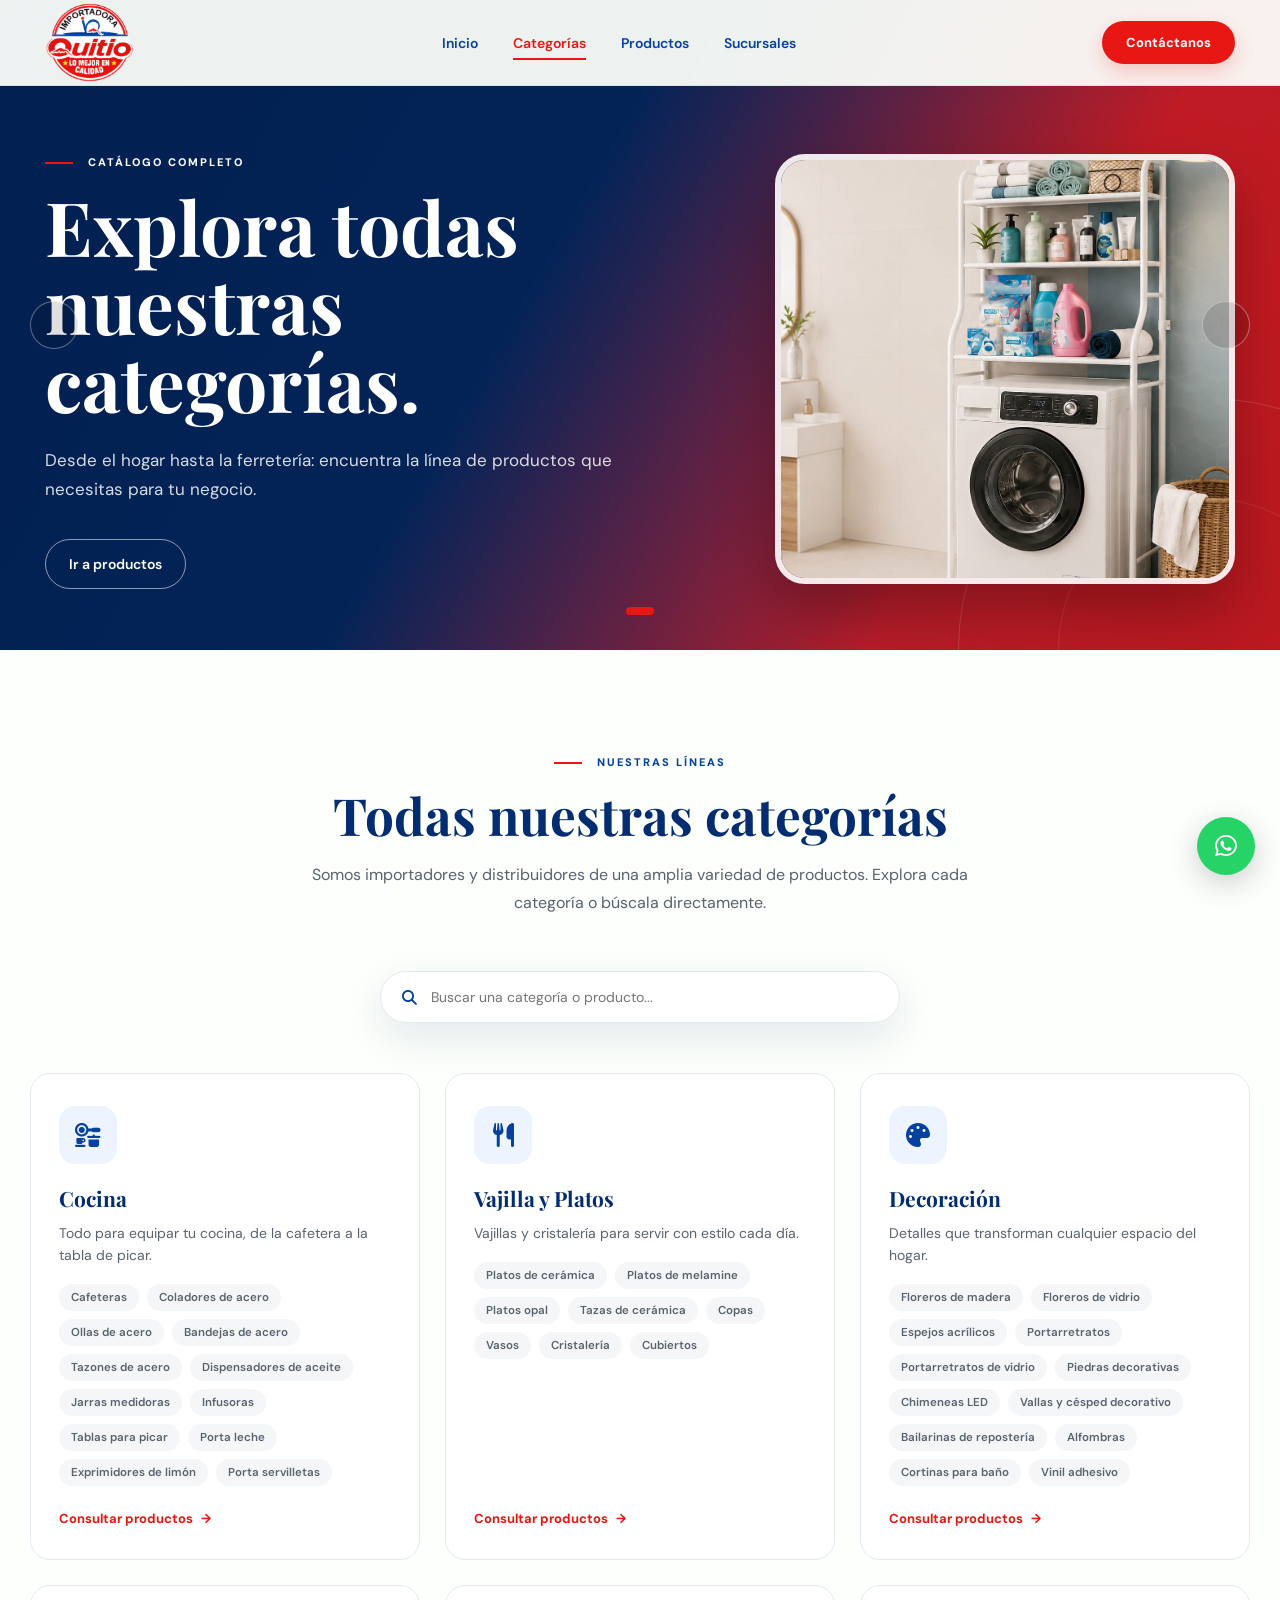
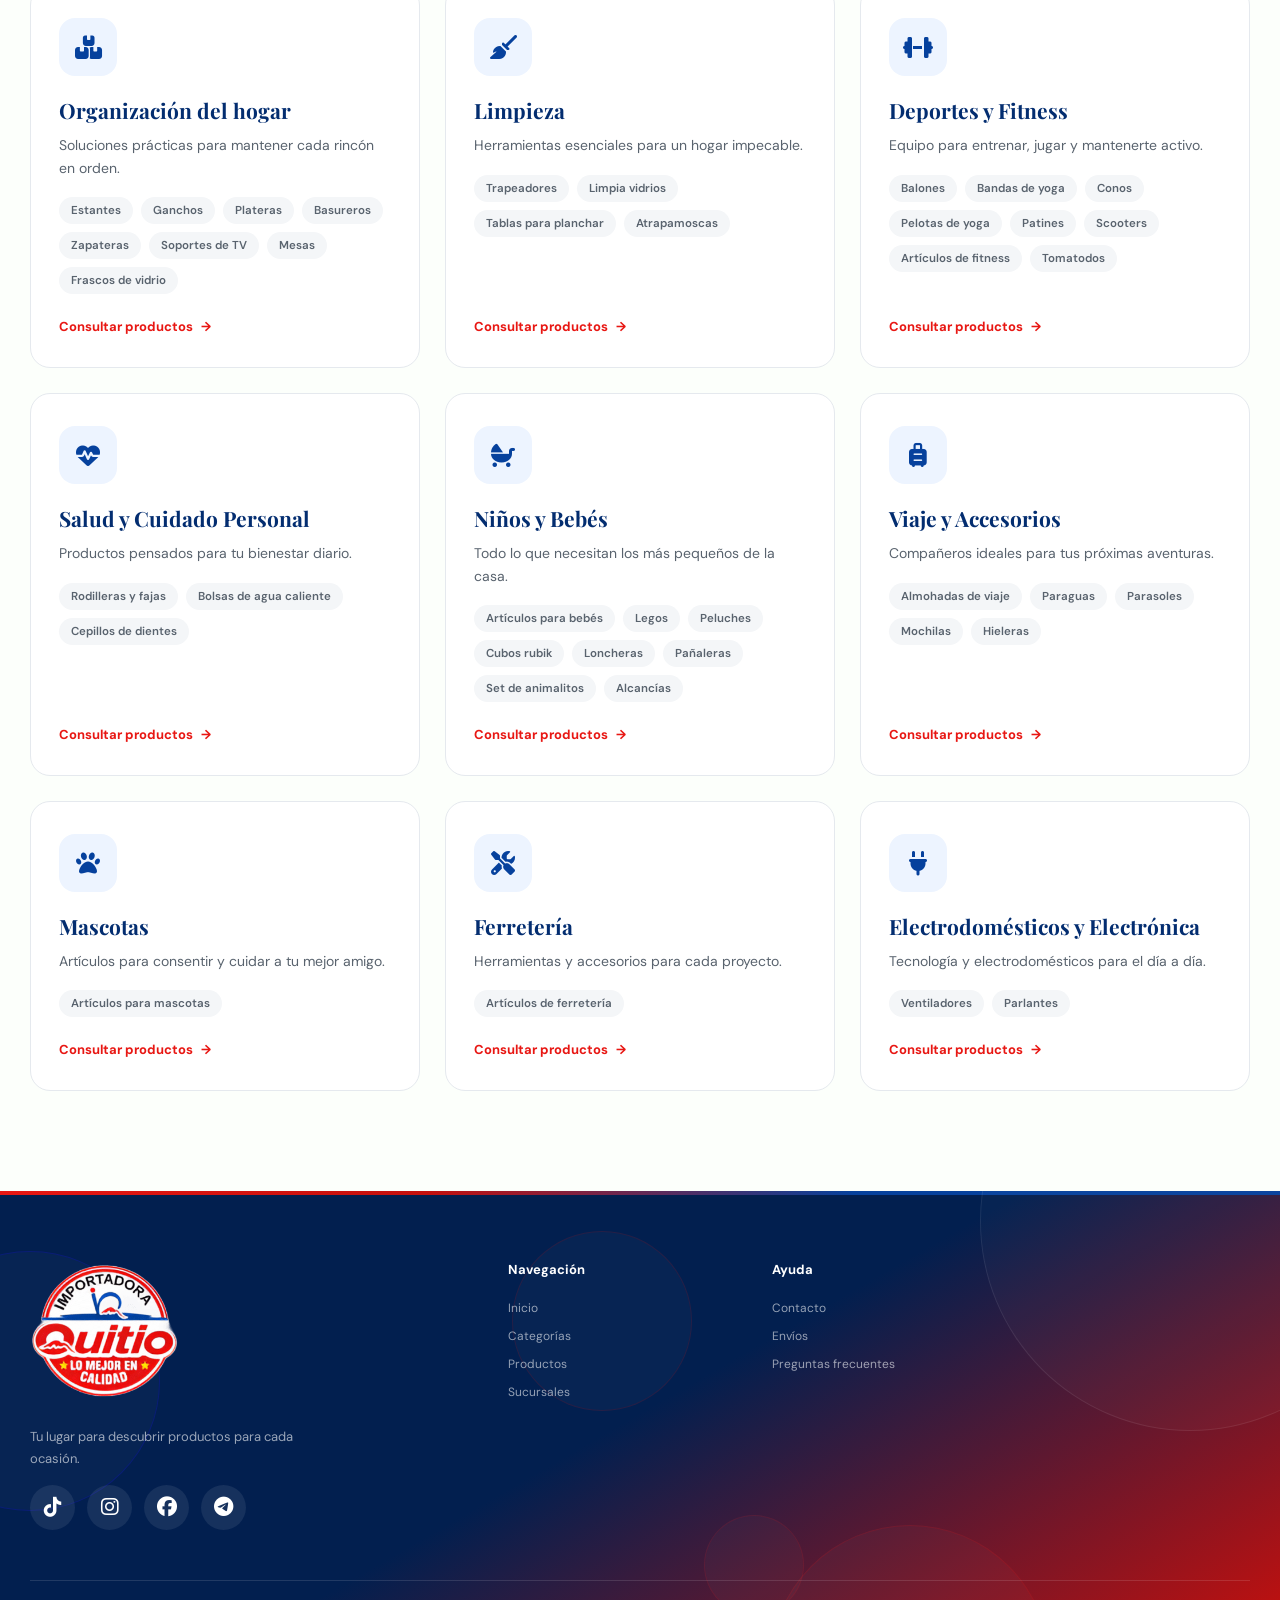
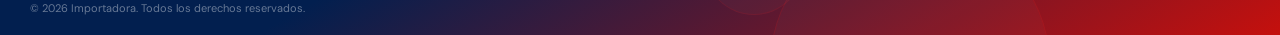
<file: categorias.html>
<!DOCTYPE html>
<html lang="es">
<head>
    <meta charset="UTF-8">
    <meta name="viewport" content="width=device-width, initial-scale=1.0">
    <title>Importadora Quitio | Productos para todos</title>
    <link rel="stylesheet" href="css/categorias.css">
    <!-- Google Fonts -->
    <link rel="preconnect" href="https://fonts.googleapis.com">
    <link rel="preconnect" href="https://fonts.gstatic.com" crossorigin>
    <link rel="stylesheet" href="https://cdnjs.cloudflare.com/ajax/libs/font-awesome/6.5.2/css/all.min.css">
    <link href="https://fonts.googleapis.com/css2?family=DM+Sans:wght@400;500;600;700&family=Playfair+Display:wght@500;600;700&display=swap" rel="stylesheet">

</head>

<body>

    <!-- ================= NAVBAR ================= -->

    <header class="navbar">
        <div class="nav-container">
            <a href="home.html" class="logo">
                <img src="img/logo.png" alt="Logo de la importadora">
            </a>
            
            <nav class="nav-menu">
                <a href="home.html" >Inicio</a>
                <a href="categorias.html"class="active" >Categorías</a>
                <a href="productos.html">Productos</a>
                <a href="sucursales.html">Sucursales</a>
            </nav>

            <a href="https://wa.me/593XXXXXXXXX?text=Hola%2C%20quisiera%20obtener%20información%20sobre%20sus%20productos." class="nav-button">
                Contáctanos
            </a>

            <button class="menu-button" id="menuButton">
                ☰
            </button>

        </div>

    </header>


    <!-- ================= HERO ================= -->

    <main>

        <section class="hero">

            <div class="hero-slider">

                <!-- SLIDE 1 -->

                <article class="hero-slide active">

                    <div class="hero-background hero-bg-1"></div>
                    <div class="hero-content">
                    <div class="hero-text">

                        <span class="hero-tag">
                            CATÁLOGO COMPLETO
                        </span>

                        <h1>
                            Explora todas
                        <span>nuestras categorías.</span>
                        </h1>

                        <p>
                            Desde el hogar hasta la ferretería: encuentra la línea
                            de productos que necesitas para tu negocio.
                        </p>

                    <div class="hero-buttons">

                        <a href="productos.html" class="btn-secondary">
                            Ir a productos
                        </a>

                    </div>

                </div>

                    <div class="hero-image">
                        <img src="img/lavadora.jpeg" alt="Productos de Importadora Quito">
                    </div>
                    </div>

                </article>

            </div>


            <!-- FLECHAS -->

            <button class="slider-arrow arrow-left" id="prevSlide">
                
            </button>

            <button class="slider-arrow arrow-right" id="nextSlide">
                
            </button>


            <!-- INDICADORES -->

            <div class="slider-dots">

                <button class="dot active" data-slide="0"></button>
                
            </div>

        </section>


        <!-- ================= CATEGORÍAS ================= -->

        <section class="full-categories" id="categorias">

            <div class="section-header">

                <span class="section-tag">
                    NUESTRAS LÍNEAS
                </span>

                <h2>
                    Todas nuestras categorías
                </h2>

                <p>
                    Somos importadores y distribuidores de una amplia
                    variedad de productos. Explora cada categoría o
                    búscala directamente.
                </p>

            </div>

            <div class="cat-search">
                <i class="fa-solid fa-magnifying-glass"></i>
                <input type="text" id="catSearch" placeholder="Buscar una categoría o producto...">
            </div>

            <div class="cat-grid" id="catGrid">

                <!-- COCINA -->
                <article class="cat-card" data-search="cocina cafeteras coladores de acero ollas de acero bandejas de acero tazones de acero dispensadores de aceite jarras medidoras infusoras tablas para picar porta leche exprimidores de limón porta servilletas">
                    <div class="cat-icon"><i class="fa-solid fa-kitchen-set"></i></div>
                    <h3>Cocina</h3>
                    <p class="cat-desc">Todo para equipar tu cocina, de la cafetera a la tabla de picar.</p>
                    <div class="cat-tags">
                        <span class="cat-tag">Cafeteras</span>
                        <span class="cat-tag">Coladores de acero</span>
                        <span class="cat-tag">Ollas de acero</span>
                        <span class="cat-tag">Bandejas de acero</span>
                        <span class="cat-tag">Tazones de acero</span>
                        <span class="cat-tag">Dispensadores de aceite</span>
                        <span class="cat-tag">Jarras medidoras</span>
                        <span class="cat-tag">Infusoras</span>
                        <span class="cat-tag">Tablas para picar</span>
                        <span class="cat-tag">Porta leche</span>
                        <span class="cat-tag">Exprimidores de limón</span>
                        <span class="cat-tag">Porta servilletas</span>
                    </div>
                    <a href="productos.html?categoria=cocina#productos" class="cat-cta">
                        Consultar productos <span>→</span>
                    </a>
                </article>

                <!-- VAJILLA Y PLATOS -->
                <article class="cat-card" data-search="vajilla y platos platos cerámica melamine opal tazas de cerámica copas vasos cristalería cubiertos">
                    <div class="cat-icon"><i class="fa-solid fa-utensils"></i></div>
                    <h3>Vajilla y Platos</h3>
                    <p class="cat-desc">Vajillas y cristalería para servir con estilo cada día.</p>
                    <div class="cat-tags">
                        <span class="cat-tag">Platos de cerámica</span>
                        <span class="cat-tag">Platos de melamine</span>
                        <span class="cat-tag">Platos opal</span>
                        <span class="cat-tag">Tazas de cerámica</span>
                        <span class="cat-tag">Copas</span>
                        <span class="cat-tag">Vasos</span>
                        <span class="cat-tag">Cristalería</span>
                        <span class="cat-tag">Cubiertos</span>
                    </div>
                    <a href="productos.html?categoria=vajilla#productos" class="cat-cta">
                        Consultar productos <span>→</span>
                    </a>
                </article>

                <!-- DECORACIÓN -->
                <article class="cat-card" data-search="decoración floreros de madera floreros de vidrio espejos acrílicos portaretratos porta retratos de vidrio piedras decorativas chimeneas led vallas y césped decorativo bailarinas de repostería alfombras cortinas para baño vinil adhesivo">
                    <div class="cat-icon"><i class="fa-solid fa-palette"></i></div>
                    <h3>Decoración</h3>
                    <p class="cat-desc">Detalles que transforman cualquier espacio del hogar.</p>
                    <div class="cat-tags">
                        <span class="cat-tag">Floreros de madera</span>
                        <span class="cat-tag">Floreros de vidrio</span>
                        <span class="cat-tag">Espejos acrílicos</span>
                        <span class="cat-tag">Portarretratos</span>
                        <span class="cat-tag">Portarretratos de vidrio</span>
                        <span class="cat-tag">Piedras decorativas</span>
                        <span class="cat-tag">Chimeneas LED</span>
                        <span class="cat-tag">Vallas y césped decorativo</span>
                        <span class="cat-tag">Bailarinas de repostería</span>
                        <span class="cat-tag">Alfombras</span>
                        <span class="cat-tag">Cortinas para baño</span>
                        <span class="cat-tag">Vinil adhesivo</span>
                    </div>
                    <a href="productos.html?categoria=decoracion#productos" class="cat-cta">
                        Consultar productos <span>→</span>
                    </a>
                </article>

                <!-- ORGANIZACIÓN DEL HOGAR -->
                <article class="cat-card" data-search="organización del hogar estantes ganchos plateras basureros zapateras soportes de tv mesas frascos de vidrio">
                    <div class="cat-icon"><i class="fa-solid fa-boxes-stacked"></i></div>
                    <h3>Organización del hogar</h3>
                    <p class="cat-desc">Soluciones prácticas para mantener cada rincón en orden.</p>
                    <div class="cat-tags">
                        <span class="cat-tag">Estantes</span>
                        <span class="cat-tag">Ganchos</span>
                        <span class="cat-tag">Plateras</span>
                        <span class="cat-tag">Basureros</span>
                        <span class="cat-tag">Zapateras</span>
                        <span class="cat-tag">Soportes de TV</span>
                        <span class="cat-tag">Mesas</span>
                        <span class="cat-tag">Frascos de vidrio</span>
                    </div>
                    <a href="productos.html?categoria=organizacion#productos" class="cat-cta">
                        Consultar productos <span>→</span>
                    </a>
                </article>

                <!-- LIMPIEZA -->
                <article class="cat-card" data-search="limpieza trapeadores limpia vidrios tablas para planchar atrapamoscas">
                    <div class="cat-icon"><i class="fa-solid fa-broom"></i></div>
                    <h3>Limpieza</h3>
                    <p class="cat-desc">Herramientas esenciales para un hogar impecable.</p>
                    <div class="cat-tags">
                        <span class="cat-tag">Trapeadores</span>
                        <span class="cat-tag">Limpia vidrios</span>
                        <span class="cat-tag">Tablas para planchar</span>
                        <span class="cat-tag">Atrapamoscas</span>
                    </div>
                    <a href="productos.html?categoria=limpieza#productos" class="cat-cta">
                        Consultar productos <span>→</span>
                    </a>
                </article>

                <!-- DEPORTES Y FITNESS -->
                <article class="cat-card" data-search="deportes y fitness balones bandas de yoga conos pelotas de yoga patines scooter tomatodos">
                    <div class="cat-icon"><i class="fa-solid fa-dumbbell"></i></div>
                    <h3>Deportes y Fitness</h3>
                    <p class="cat-desc">Equipo para entrenar, jugar y mantenerte activo.</p>
                    <div class="cat-tags">
                        <span class="cat-tag">Balones</span>
                        <span class="cat-tag">Bandas de yoga</span>
                        <span class="cat-tag">Conos</span>
                        <span class="cat-tag">Pelotas de yoga</span>
                        <span class="cat-tag">Patines</span>
                        <span class="cat-tag">Scooters</span>
                        <span class="cat-tag">Artículos de fitness</span>
                        <span class="cat-tag">Tomatodos</span>
                    </div>
                    <a href="productos.html?categoria=deportes#productos" class="cat-cta">
                        Consultar productos <span>→</span>
                    </a>
                </article>

                <!-- SALUD Y CUIDADO PERSONAL -->
                <article class="cat-card" data-search="salud y cuidado personal terapia rodilleras fajas bolsas de agua caliente cepillos de dientes">
                    <div class="cat-icon"><i class="fa-solid fa-heart-pulse"></i></div>
                    <h3>Salud y Cuidado Personal</h3>
                    <p class="cat-desc">Productos pensados para tu bienestar diario.</p>
                    <div class="cat-tags">
                        <span class="cat-tag">Rodilleras y fajas</span>
                        <span class="cat-tag">Bolsas de agua caliente</span>
                        <span class="cat-tag">Cepillos de dientes</span>
                    </div>
                    <a href="productos.html?categoria=salud#productos" class="cat-cta">
                        Consultar productos <span>→</span>
                    </a>
                </article>

                <!-- NIÑOS Y BEBÉS -->
                <article class="cat-card" data-search="niños y bebés legos peluches cubo rubik loncheras pañaleras set de animalitos alcancías">
                    <div class="cat-icon"><i class="fa-solid fa-baby-carriage"></i></div>
                    <h3>Niños y Bebés</h3>
                    <p class="cat-desc">Todo lo que necesitan los más pequeños de la casa.</p>
                    <div class="cat-tags">
                        <span class="cat-tag">Artículos para bebés</span>
                        <span class="cat-tag">Legos</span>
                        <span class="cat-tag">Peluches</span>
                        <span class="cat-tag">Cubos rubik</span>
                        <span class="cat-tag">Loncheras</span>
                        <span class="cat-tag">Pañaleras</span>
                        <span class="cat-tag">Set de animalitos</span>
                        <span class="cat-tag">Alcancías</span>
                    </div>
                    <a href="productos.html?categoria=ninos#productos" class="cat-cta">
                        Consultar productos <span>→</span>
                    </a>
                </article>

                <!-- VIAJE Y ACCESORIOS -->
                <article class="cat-card" data-search="viaje y accesorios almohadas de viaje paraguas parasoles mochilas hieleras">
                    <div class="cat-icon"><i class="fa-solid fa-suitcase-rolling"></i></div>
                    <h3>Viaje y Accesorios</h3>
                    <p class="cat-desc">Compañeros ideales para tus próximas aventuras.</p>
                    <div class="cat-tags">
                        <span class="cat-tag">Almohadas de viaje</span>
                        <span class="cat-tag">Paraguas</span>
                        <span class="cat-tag">Parasoles</span>
                        <span class="cat-tag">Mochilas</span>
                        <span class="cat-tag">Hieleras</span>
                    </div>
                    <a href="productos.html?categoria=viaje#productos" class="cat-cta">
                        Consultar productos <span>→</span>
                    </a>
                </article>

                <!-- MASCOTAS -->
                <article class="cat-card" data-search="mascotas artículos para mascotas">
                    <div class="cat-icon"><i class="fa-solid fa-paw"></i></div>
                    <h3>Mascotas</h3>
                    <p class="cat-desc">Artículos para consentir y cuidar a tu mejor amigo.</p>
                    <div class="cat-tags">
                        <span class="cat-tag">Artículos para mascotas</span>
                    </div>
                    <a href="productos.html?categoria=mascotas#productos" class="cat-cta">
                        Consultar productos <span>→</span>
                    </a>
                </article>

                <!-- FERRETERÍA -->
                <article class="cat-card" data-search="ferretería artículos de ferretería">
                    <div class="cat-icon"><i class="fa-solid fa-screwdriver-wrench"></i></div>
                    <h3>Ferretería</h3>
                    <p class="cat-desc">Herramientas y accesorios para cada proyecto.</p>
                    <div class="cat-tags">
                        <span class="cat-tag">Artículos de ferretería</span>
                    </div>
                    <a href="productos.html?categoria=ferreteria#productos" class="cat-cta">
                        Consultar productos <span>→</span>
                    </a>
                </article>

                <!-- ELECTRODOMÉSTICOS Y ELECTRÓNICA -->
                <article class="cat-card" data-search="electrodomésticos y electrónica ventiladores parlantes">
                    <div class="cat-icon"><i class="fa-solid fa-plug"></i></div>
                    <h3>Electrodomésticos y Electrónica</h3>
                    <p class="cat-desc">Tecnología y electrodomésticos para el día a día.</p>
                    <div class="cat-tags">
                        <span class="cat-tag">Ventiladores</span>
                        <span class="cat-tag">Parlantes</span>
                    </div>
                    <a href="productos.html?categoria=electro#productos" class="cat-cta">
                        Consultar productos <span>→</span>
                    </a>
                </article>

            </div>

            <p class="cat-empty" id="catEmpty">No encontramos categorías que coincidan con tu búsqueda.</p>

        </section>

    </main>


    <!-- ================= FOOTER ================= -->

    <footer class="footer">

        <div class="footer-shapes">
             <span class="shape shape-1"></span>
             <span class="shape shape-2"></span>
             <span class="shape shape-3"></span>
             <span class="shape shape-4"></span>
             <span class="shape shape-5"></span>
        </div>

        <div class="footer-container">

            <div class="footer-brand">

                <img src="img/logo.png" alt="Logo">

                <p>Tu lugar para descubrir productos para cada ocasión.</p>

                <div class="social-links">
                    <a href="https://www.tiktok.com/@importacionesquitio" class="social-link" target="_blank" aria-label="TikTok">
                        <i class="fa-brands fa-tiktok"></i>
                    </a>
                    <a href="https://www.instagram.com/importacionesquitio/" class="social-link" target="_blank" aria-label="Instagram">
                        <i class="fa-brands fa-instagram"></i>
                    </a>
                    <a href="https://www.facebook.com/importacionesquitio?rdid=UnvMfJYsNur8oWDL&share_url=https%3A%2F%2Fwww.facebook.com%2Fshare%2F19fRbdvwBQ%2F#" class="social-link" target="_blank" aria-label="Facebook">
                        <i class="fa-brands fa-facebook"></i>
                    </a>
                    <a href="https://web.telegram.org/a/#-1004450258522" class="social-link" target="_blank" aria-label="Telegram">
                    <i class="fa-brands fa-telegram"></i>
                    </a>
                </div>

            </div>


            <div class="footer-column">

                <h3>Navegación</h3>
                <a href="home.html">Inicio</a>
                <a href="#categorias">Categorías</a>
                <a href="productos.html">Productos</a>
                <a href="sucursales.html">Sucursales</a>

            </div>


            <div class="footer-column">

                <h3>  Ayuda   </h3>
                <a href="#">Contacto</a>
                <a href="#">Envíos</a>
                <a href="#">Preguntas frecuentes</a>

            </div>

        </div>


        <div class="footer-bottom">

            <p>
                © 2026 Importadora. Todos los derechos reservados.
            </p>

        </div>

    </footer>


    <!-- ================= WHATSAPP ================= -->

    <a href="https://wa.me/593XXXXXXXXX?text=Hola%2C%20quisiera%20obtener%20información%20sobre%20sus%20productos."
        class="floating-whatsapp"
        target="_blank"
        aria-label="Contactar por WhatsApp">
            <i class="fa-brands fa-whatsapp"></i>

    </a>


    <!-- JAVASCRIPT -->

    <script src="js/home.js"></script>
    <script src="js/categorias.js"></script>

</body>
</html>
</file>
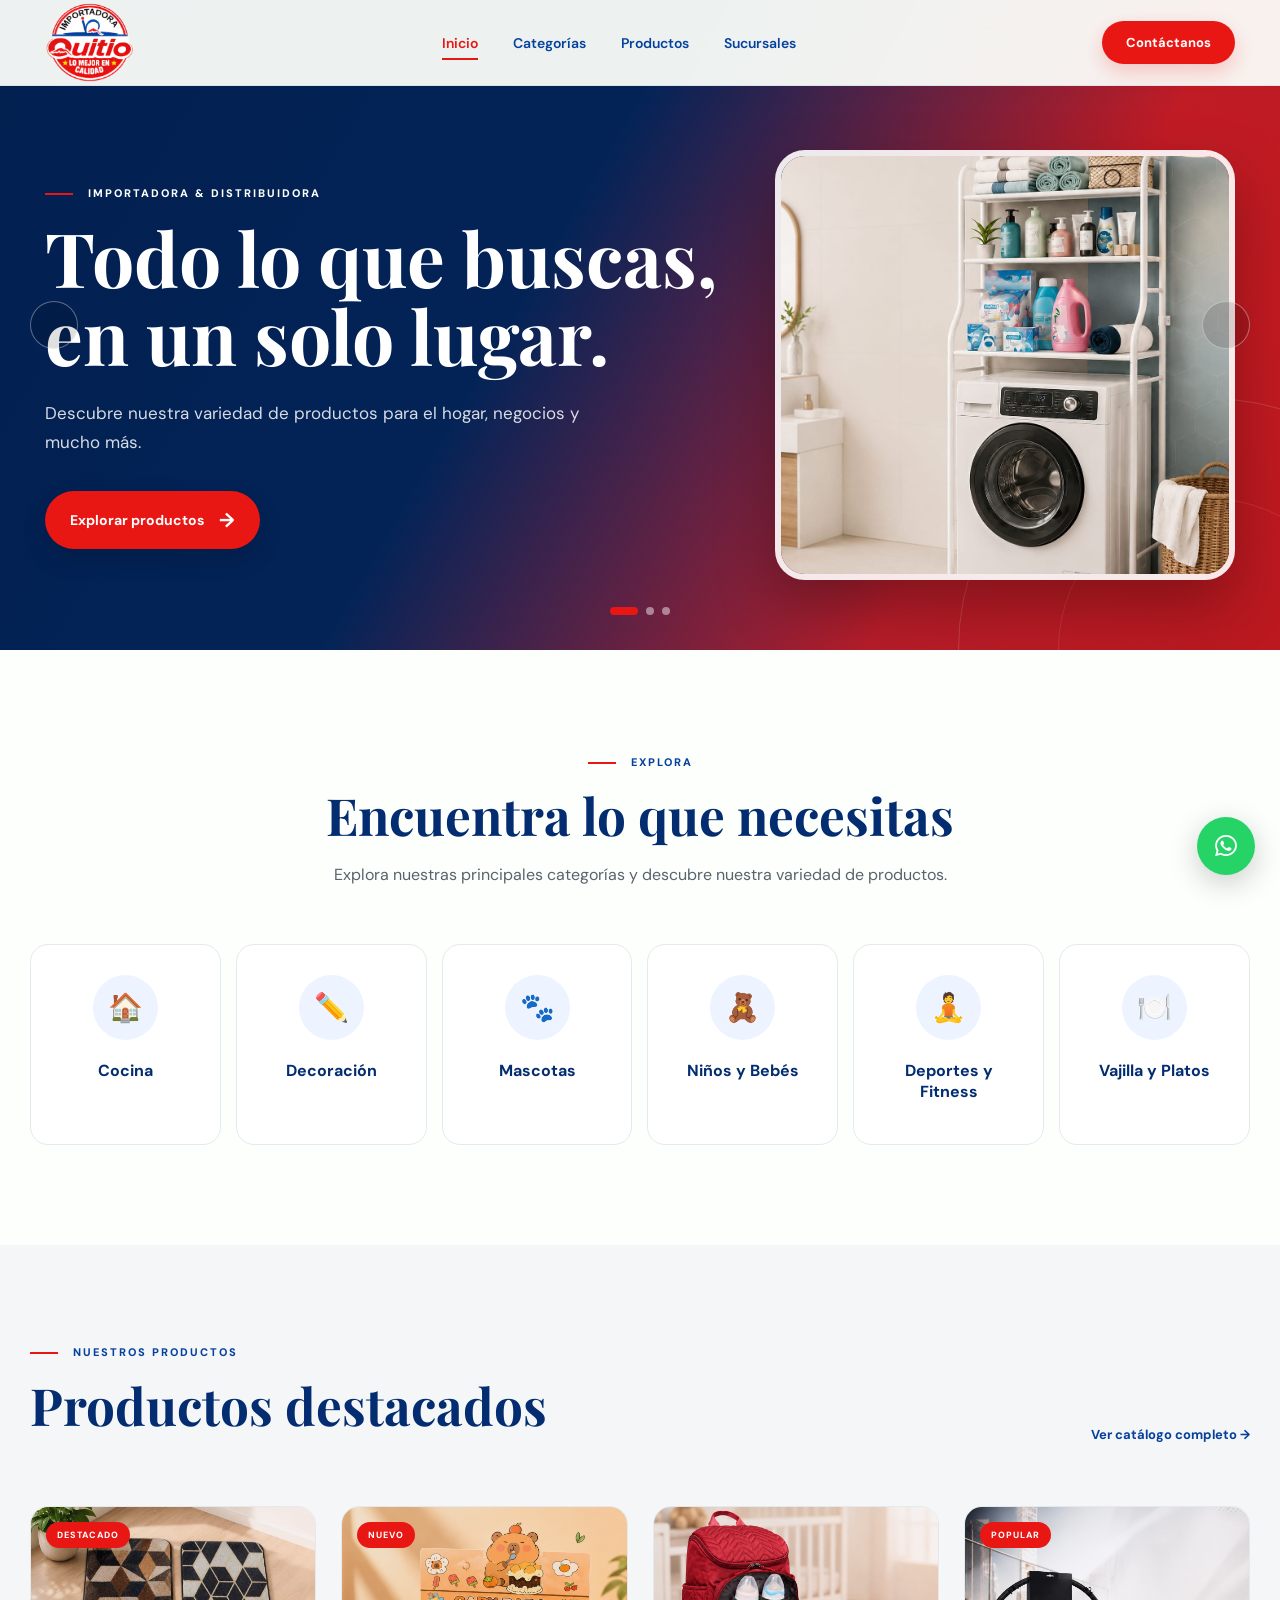
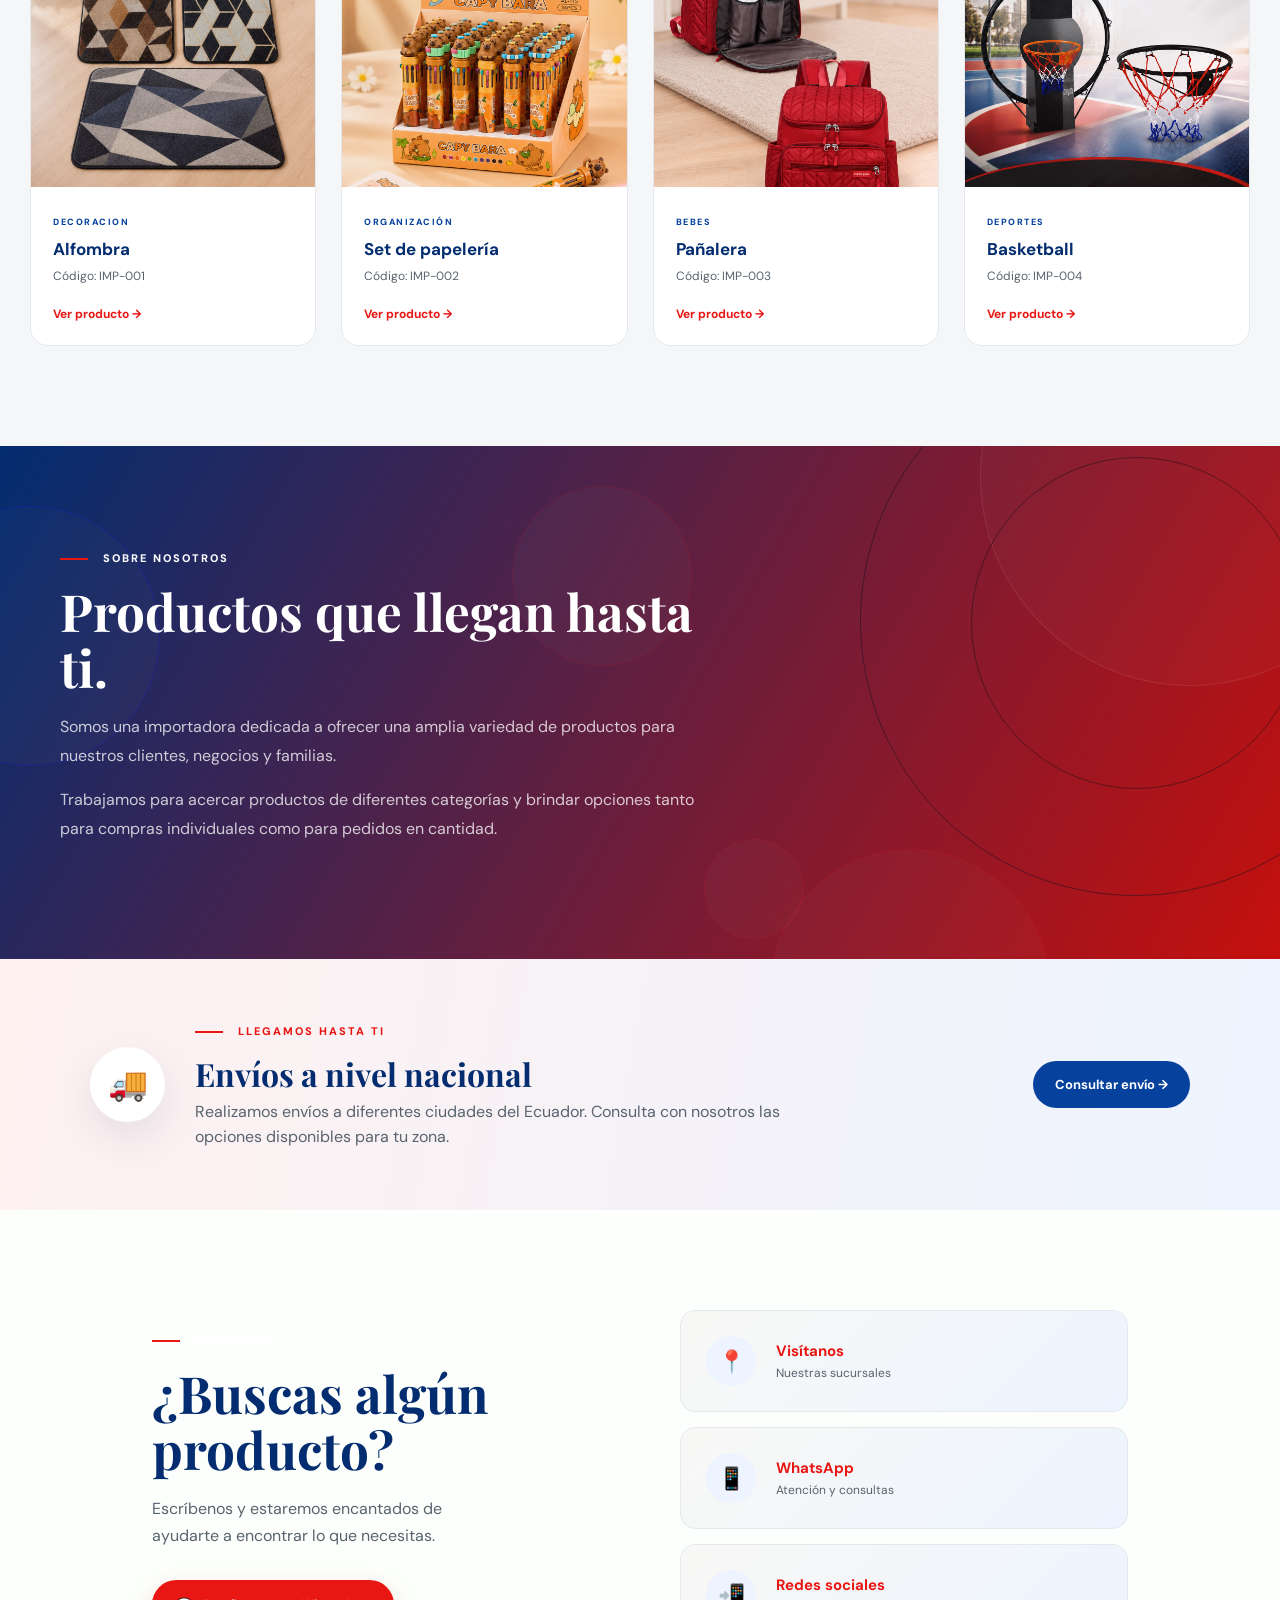
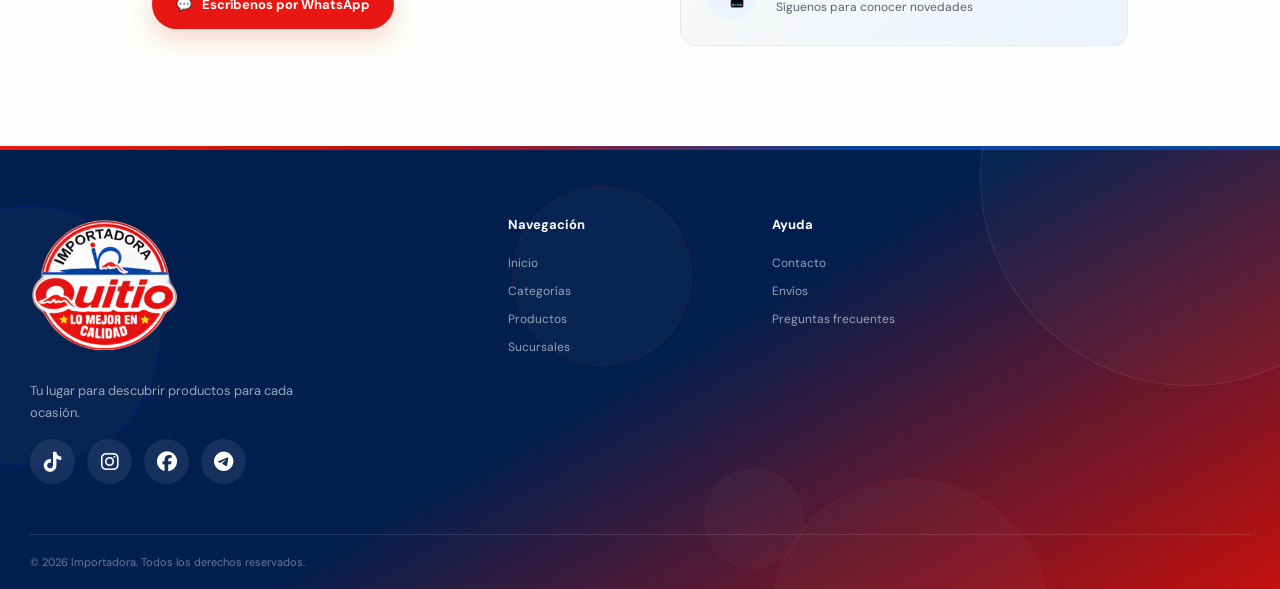
<file: home.html>
<!DOCTYPE html>
<html lang="es">
<head>
    <meta charset="UTF-8">
    <meta name="viewport" content="width=device-width, initial-scale=1.0">
    <title>Importadora Quitio | Productos para todos</title>
    <link rel="stylesheet" href="css/home.css">
    <!-- Google Fonts -->
    <link rel="preconnect" href="https://fonts.googleapis.com">
    <link rel="preconnect" href="https://fonts.gstatic.com" crossorigin>
    <link rel="stylesheet" href="https://cdnjs.cloudflare.com/ajax/libs/font-awesome/6.5.2/css/all.min.css">
    <link href="https://fonts.googleapis.com/css2?family=DM+Sans:wght@400;500;600;700&family=Playfair+Display:wght@500;600;700&display=swap" rel="stylesheet">

</head>

<body>

    <!-- ================= NAVBAR ================= -->

    <header class="navbar">
        <div class="nav-container">
            <a href="home.html" class="logo">
                <img src="img/logo.png" alt="Logo de la importadora">
            </a>
            
            <nav class="nav-menu">
                <a href="home.html" class="active">Inicio</a>
                <a href="categorias.html">Categorías</a>
                <a href="productos.html">Productos</a>
                <a href="sucursales.html">Sucursales</a>
            </nav>

            <a href="https://wa.me/593XXXXXXXXX?text=Hola%2C%20quisiera%20obtener%20información%20sobre%20sus%20productos." class="nav-button">
                Contáctanos
            </a>

            <button class="menu-button" id="menuButton">
                ☰
            </button>

        </div>

    </header>


    <!-- ================= HERO ================= -->

    <main>

        <section class="hero">

            <div class="hero-slider">

                <!-- SLIDE 1 -->

                <article class="hero-slide active">

                    <div class="hero-background hero-bg-1"></div>
                    <div class="hero-content">
                    <div class="hero-text">

                        <span class="hero-tag">
                            IMPORTADORA & DISTRIBUIDORA
                        </span>

                        <h1>
                            Todo lo que buscas,
                        <span>en un solo lugar.</span>
                        </h1>

                        <p>
                            Descubre nuestra variedad de productos para
                            el hogar, negocios y mucho más.
                        </p>

                    <div class="hero-buttons">

                        <a href="productos.html" class="btn-primary">
                            Explorar productos
                        <span>→</span>
                        </a>

                    </div>

                </div>

                    <div class="hero-image">
                        <img src="img/lavadora.jpeg" alt="Productos de Importadora Quito">
                    </div>
                    </div>

                </article>

                <!-- SLIDE 2 -->

                <article class="hero-slide">

                    <div class="hero-background hero-bg-2"></div>

                    <div class="hero-content">
                    <div class="hero-text">

                        <span class="hero-tag">
                            GRAN VARIEDAD
                        </span>

                        <h1>
                            Productos para
                            <span>cada ocasión.</span>
                        </h1>

                        <p>
                            Encuentra artículos para tu hogar,
                            papelería, mascotas, deportes, juguetes
                            y mucho más.
                        </p>

                        <div class="hero-buttons">

                            <a href="categorias.html" class="btn-primary">
                                Descubrir categorías
                                <span>→</span>
                            </a>

                        </div>

                    </div>

                    <div class="hero-image">
                        <img src="img/robot.jpeg" alt="Productos de Importadora Quito">
                    </div>
                    
                </div>
                
                </article>


                <!-- SLIDE 3 -->

                <article class="hero-slide">

                    <div class="hero-background hero-bg-3"></div>

                    <div class="hero-content">
                        <div class="hero-text">
                            
                            <span class="hero-tag">
                            VENTAS AL POR MAYOR Y MENOR
                        </span>

                        <h1>
                            Opciones para tu
                            <span>negocio.</span>
                        </h1>
                        
                        <p>
                            Contamos con productos para compras
                            individuales y pedidos en cantidad.
                        </p>
                        
                        <div class="hero-buttons">
                            
                            <a href="#contacto" class="btn-primary">
                                Consultar
                                <span>→</span>
                            </a>
                            
                        </div>
                        
                    </div>
                    <div class="hero-image">
                            <img src="img/alfombra.jpeg" alt="Productos de Importadora Quito">
                        </div>
                    </div>

                </article>

            </div>


            <!-- FLECHAS -->

            <button class="slider-arrow arrow-left" id="prevSlide">
                
            </button>

            <button class="slider-arrow arrow-right" id="nextSlide">
                
            </button>


            <!-- INDICADORES -->

            <div class="slider-dots">

                <button class="dot active" data-slide="0"></button>
                <button class="dot" data-slide="1"></button>
                <button class="dot" data-slide="2"></button>
                
            </div>

        </section>

        
        <!-- ================= CATEGORÍAS ================= -->

        <section class="categories-section" id="categorias">

            <div class="section-header">
                
                <span class="section-tag">
                    EXPLORA
                </span>

                <h2>
                    Encuentra lo que necesitas
                </h2>

                <p>
                    Explora nuestras principales categorías
                    y descubre nuestra variedad de productos.
                </p>
                
            </div>


            <div class="categories-grid">

                <a href="productos.html?categoria=cocina#productos" class="category-card">
                    
                    <div class="category-icon">
                        🏠
                    </div>

                    <h3>Cocina</h3>
                    
                </a>
                
                
                <a href="productos.html?categoria=decoracion#productos" class="category-card">
                    
                    <div class="category-icon">
                        ✏️
                    </div>

                    <h3>Decoración</h3>
                </a>
                
                
                <a href="productos.html?categoria=mascotas#productos" class="category-card">
                    
                    <div class="category-icon">
                        🐾
                    </div>

                    <h3>Mascotas</h3>
                </a>


                <a href="productos.html?categoria=ninos#productos" class="category-card">

                    <div class="category-icon">
                        🧸
                    </div>

                    <h3>Niños y Bebés</h3>
                </a>


                <a href="productos.html?categoria=deportes#productos" class="category-card">

                    <div class="category-icon">
                        🧘
                    </div>
                    
                    <h3>Deportes y Fitness</h3>
                    
                </a>


                <a href="productos.html?categoria=vajilla#productos" class="category-card">
                    
                    <div class="category-icon">
                        🍽️
                    </div>

                    <h3>Vajilla y Platos</h3>
                </a>

            </div>
            
        </section>


        <!-- ================= PRODUCTOS ================= -->

        <section class="products-section" id="destacados">

            <div class="section-header products-heading">

                <div>
                    
                    <span class="section-tag">
                        NUESTROS PRODUCTOS
                    </span>

                    <h2>
                        Productos destacados
                    </h2>

                </div>

                <a href="productos.html" class="view-all">
                    Ver catálogo completo →
                </a>

            </div>
            
            
            <div class="products-grid">

                <article class="product-card">

                    <div class="product-image">
                        
                        <span class="product-tag">
                            DESTACADO
                        </span>

                        <div class="image-placeholder">
                            <img src="img/alfombra.jpeg" alt="" width="100%">
                        </div>

                    </div>

                    <div class="product-info">

                        <span class="product-category">
                            DECORACION
                        </span>

                        <h3>
                            Alfombra
                        </h3>

                        <p>
                            Código: IMP-001
                        </p>
                        
                        <a href="productos.html?categoria=decoracion#productos" class="product-link">
                            Ver producto →
                        </a>

                    </div>

                </article>


                <article class="product-card">

                    <div class="product-image">

                        <span class="product-tag">
                            NUEVO
                        </span>

                        <div class="image-placeholder">
                            <img src="img/papeleria.png" alt="" width="100%">
                        </div>

                    </div>

                    <div class="product-info">

                        <span class="product-category">
                            ORGANIZACIÓN
                        </span>

                        <h3>
                            Set de papelería
                        </h3>

                        <p>
                            Código: IMP-002
                        </p>

                        <a href="productos.html?categoria=organizacion#productos" class="product-link">
                            Ver producto →
                        </a>

                    </div>

                </article>


                <article class="product-card">

                    <div class="product-image">

                        <div class="image-placeholder">
                            <img src="img/panalera.png" alt="" width="100%">
                        </div>

                    </div>

                    <div class="product-info">

                        <span class="product-category">
                            BEBES
                        </span>

                        <h3>
                            Pañalera
                        </h3>

                        <p>
                            Código: IMP-003
                        </p>

                        <a href="productos.html?categoria=ninos#productos" class="product-link">
                            Ver producto →
                        </a>

                    </div>

                </article>


                <article class="product-card">

                    <div class="product-image">

                        <span class="product-tag">
                            POPULAR
                        </span>

                        <div class="image-placeholder">
                            <img src="img/deporte.png" alt="" width="100%">
                        </div>

                    </div>

                    <div class="product-info">

                        <span class="product-category">
                            DEPORTES
                        </span>

                        <h3>
                            Basketball
                        </h3>

                        <p>
                            Código: IMP-004
                        </p>

                        <a href="productos.html?categoria=deportes#productos" class="product-link">
                            Ver producto →
                        </a>

                    </div>

                </article>

            </div>
            
        </section>


        <!-- ================= Sucursales ================= -->

        <section class="about-section" id="nosotros">
            
            <div class="footer-shapes">
                 <span class="shape shape-1"></span>
                 <span class="shape shape-2"></span>
                 <span class="shape shape-3"></span>
                 <span class="shape shape-4"></span>
                 <span class="shape shape-5"></span>
            </div>
            
            <div class="about-decoration"></div>

            <div class="about-content">

                <span class="section-tag">
                    SOBRE NOSOTROS
                </span>

                <h2>
                    Productos que llegan
                    <span>hasta ti.</span>
                </h2>

                <p>
                    Somos una importadora dedicada a ofrecer una amplia
                    variedad de productos para nuestros clientes,
                    negocios y familias.
                </p>

                <p>
                    Trabajamos para acercar productos de diferentes
                    categorías y brindar opciones tanto para compras
                    individuales como para pedidos en cantidad.
                </p>


            </div>

        </section>


        <!-- ================= ENVÍOS ================= -->

        <section class="shipping-section">

            <div class="shipping-content">

                <div class="shipping-icon">
                    🚚
                </div>

                <div>

                    <span class="section-tag">
                        LLEGAMOS HASTA TI
                    </span>

                    <h2>
                        Envíos a nivel nacional
                    </h2>

                    <p>
                        Realizamos envíos a diferentes ciudades del
                        Ecuador. Consulta con nosotros las opciones
                        disponibles para tu zona.
                    </p>

                </div>

                <a href="https://wa.me/593XXXXXXXXX?text=Hola%2C%20quisiera%20obtener%20información%20de%20las%20opciones%20de%20envío." class="shipping-button">
                    Consultar envío →
                </a>

            </div>

        </section>


        <!-- ================= CONTACTO ================= -->
        
        <section class="contact-section" id="contacto">

            <div class="contact-container">

                <div class="contact-info">

                    <span class="section-tag">
                        HABLEMOS
                    </span>

                    <h2>
                        ¿Buscas algún producto?
                    </h2>

                    <p>
                        Escríbenos y estaremos encantados de ayudarte
                        a encontrar lo que necesitas.
                    </p>

                    <a href="https://wa.me/593XXXXXXXXX?text=Hola%2C%20quisiera%20obtener%20información%20sobre%20sus%20productos." class="whatsapp-button">
                        <span>💬</span>
                        Escríbenos por WhatsApp
                    </a>

                </div>


                <div class="contact-cards">

                    <a href="sucursales.html">
                        <div class="contact-card">
    
                            <span>📍</span>
    
                            <div>
                                <h3> Visítanos</h3>
                                <p>Nuestras sucursales</p>
                            </div>
    
                        </div>

                    </a>
                

                    <a href="https://wa.me/593XXXXXXXXX?text=Hola%2C%20quisiera%20obtener%20información%20sobre%20sus%20productos.">
                        <div class="contact-card">

                            <span>📱</span>

                            <div>
                                <h3> WhatsApp</h3>
                                <p> Atención y consultas</p>
                            </div>    

                        </div>

                    </a>
                
                    <div class="contact-card">

                        <span>📲</span>

                        <div>
                            <h3>Redes sociales</h3>
                            <p>Síguenos para conocer novedades</p>
                        </div>

                    </div>

                </div>

            </div>

        </section>

    </main>


    <!-- ================= FOOTER ================= -->

    <footer class="footer">

        <div class="footer-shapes">
             <span class="shape shape-1"></span>
             <span class="shape shape-2"></span>
             <span class="shape shape-3"></span>
             <span class="shape shape-4"></span>
             <span class="shape shape-5"></span>
        </div>

        <div class="footer-container">

            <div class="footer-brand">

                <img src="img/logo.png" alt="Logo">

                <p>Tu lugar para descubrir productos para cada ocasión.</p>

                <div class="social-links">
                    <a href="https://www.tiktok.com/@importacionesquitio" class="social-link" target="_blank" aria-label="TikTok">
                        <i class="fa-brands fa-tiktok"></i>
                    </a>
                    <a href="https://www.instagram.com/importacionesquitio/" class="social-link" target="_blank" aria-label="Instagram">
                        <i class="fa-brands fa-instagram"></i>
                    </a>
                    <a href="https://www.facebook.com/importacionesquitio?rdid=UnvMfJYsNur8oWDL&share_url=https%3A%2F%2Fwww.facebook.com%2Fshare%2F19fRbdvwBQ%2F#" class="social-link" target="_blank" aria-label="Facebook">
                        <i class="fa-brands fa-facebook"></i>
                    </a>
                    <a href="https://web.telegram.org/a/#-1004450258522" class="social-link" target="_blank" aria-label="Telegram">
                    <i class="fa-brands fa-telegram"></i>
                    </a>
                </div>

            </div>


            <div class="footer-column">

                <h3>Navegación</h3>
                <a href="#">Inicio</a>
                <a href="#categorias">Categorías</a>
                <a href="#destacados">Productos</a>
                <a href="sucursales.html">Sucursales</a>

            </div>


            <div class="footer-column">

                <h3>  Ayuda   </h3>
                <a href="#">Contacto</a>
                <a href="#">Envíos</a>
                <a href="#">Preguntas frecuentes</a>

            </div>

        </div>


        <div class="footer-bottom">

            <p>
                © 2026 Importadora. Todos los derechos reservados.
            </p>

        </div>

    </footer>


    <!-- ================= WHATSAPP ================= -->

    <a href="https://wa.me/593XXXXXXXXX?text=Hola%2C%20quisiera%20obtener%20información%20sobre%20sus%20productos."
        class="floating-whatsapp"
        target="_blank"
        aria-label="Contactar por WhatsApp">
            <i class="fa-brands fa-whatsapp"></i>

    </a>


    <!-- JAVASCRIPT -->

    <script src="js/home.js"></script>

</body>
</html>
</file>
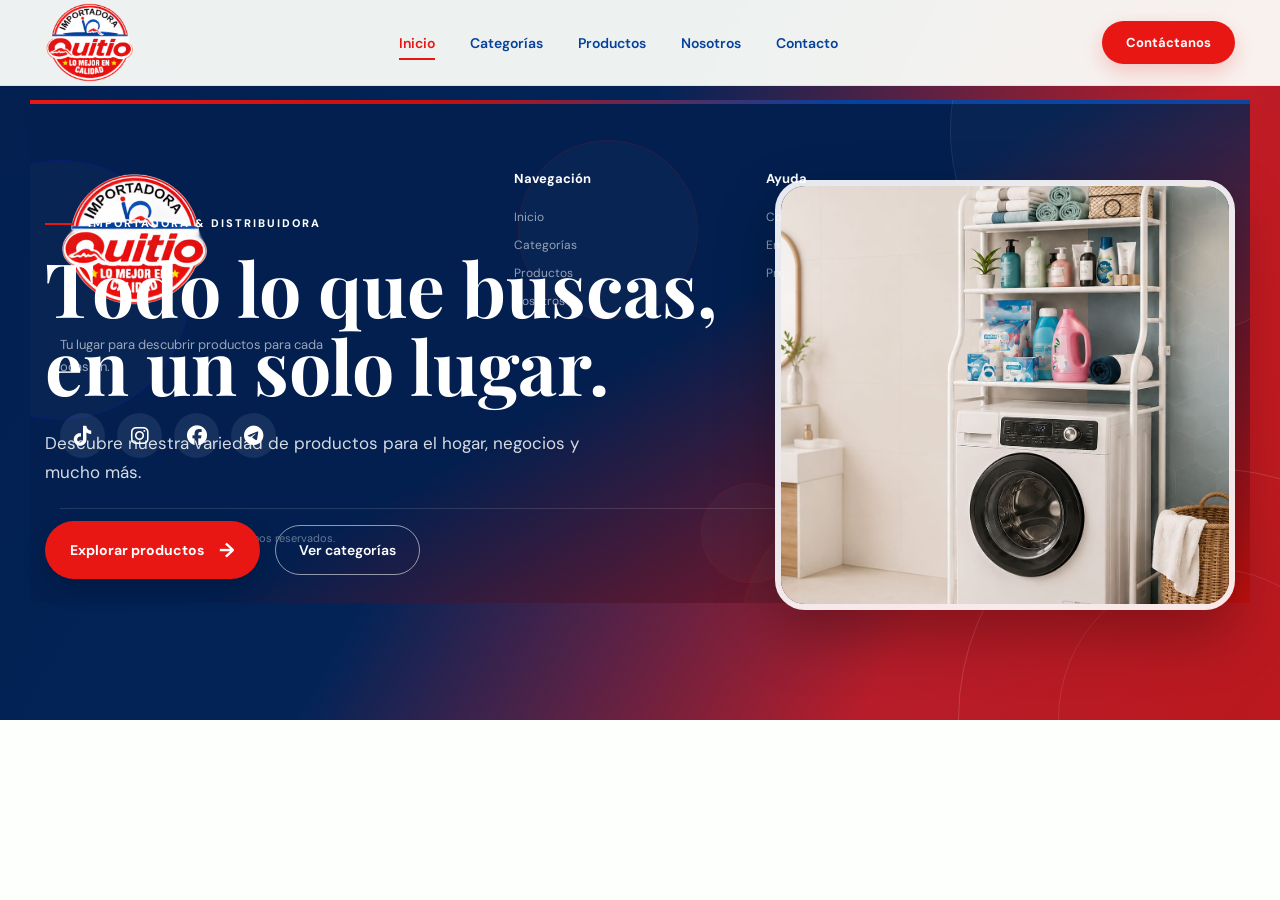
<file: nosotros.html>
<!DOCTYPE html>
<html lang="es">
<head>
    <meta charset="UTF-8">
    <meta name="viewport" content="width=device-width, initial-scale=1.0">
    <title>Importadora Quitio | Productos para todos</title>
    <link rel="stylesheet" href="css/nosotros.css">
    <!-- Google Fonts -->
    <link rel="preconnect" href="https://fonts.googleapis.com">
    <link rel="preconnect" href="https://fonts.gstatic.com" crossorigin>
    <link rel="stylesheet" href="https://cdnjs.cloudflare.com/ajax/libs/font-awesome/6.5.2/css/all.min.css">
    <link href="https://fonts.googleapis.com/css2?family=DM+Sans:wght@400;500;600;700&family=Playfair+Display:wght@500;600;700&display=swap" rel="stylesheet">

</head>

<body>

    <!-- ================= NAVBAR ================= -->

    <header class="navbar">
        <div class="nav-container">
            <a href="home.html" class="logo">
                <img src="img/logo.png" alt="Logo de la importadora">
            </a>
            
            <nav class="nav-menu">
                <a href="home.html" class="active">Inicio</a>
                <a href="categorias.html">Categorías</a>
                <a href="productos.html">Productos</a>
                <a href="nosotros.html">Nosotros</a>
                <a href="contacto.html">Contacto</a>
            </nav>

            <a href="contacto.html" class="nav-button">
                Contáctanos
            </a>

            <button class="menu-button" id="menuButton">
                ☰
            </button>

        </div>

    </header>

    <!-- ================= HERO ================= -->

    <main>

        <section class="hero">

            <div class="hero-slider">

                <!-- SLIDE 1 -->

                <article class="hero-slide active">

                    <div class="hero-background hero-bg-1"></div>
                    <div class="hero-content">
                    <div class="hero-text">

                        <span class="hero-tag">
                            IMPORTADORA & DISTRIBUIDORA
                        </span>

                        <h1>
                            Todo lo que buscas,
                        <span>en un solo lugar.</span>
                        </h1>

                        <p>
                            Descubre nuestra variedad de productos para
                            el hogar, negocios y mucho más.
                        </p>

                    <div class="hero-buttons">

                        <a href="#destacados" class="btn-primary">
                            Explorar productos
                        <span>→</span>
                        </a>

                        <a href="categorias.html" class="btn-secondary">
                            Ver categorías
                        </a>

                    </div>

                </div>

                    <div class="hero-image">
                        <img src="img/lavadora.jpeg" alt="Productos de Importadora Quito">
                    </div>
                    </div>

                </article>

    <!-- ================= FOOTER ================= -->

    <footer class="footer">

        <div class="footer-shapes">
             <span class="shape shape-1"></span>
             <span class="shape shape-2"></span>
             <span class="shape shape-3"></span>
             <span class="shape shape-4"></span>
             <span class="shape shape-5"></span>
        </div>

        <div class="footer-container">

            <div class="footer-brand">

                <img src="img/logo.png" alt="Logo">

                <p>Tu lugar para descubrir productos para cada ocasión.</p>

                <div class="social-links">
                    <a href="https://www.tiktok.com/@importacionesquitio" class="social-link" target="_blank" aria-label="TikTok">
                        <i class="fa-brands fa-tiktok"></i>
                    </a>
                    <a href="https://www.instagram.com/importacionesquitio/" class="social-link" target="_blank" aria-label="Instagram">
                        <i class="fa-brands fa-instagram"></i>
                    </a>
                    <a href="https://www.facebook.com/importacionesquitio?rdid=UnvMfJYsNur8oWDL&share_url=https%3A%2F%2Fwww.facebook.com%2Fshare%2F19fRbdvwBQ%2F#" class="social-link" target="_blank" aria-label="Facebook">
                        <i class="fa-brands fa-facebook"></i>
                    </a>
                    <a href="https://web.telegram.org/a/#-1004450258522" class="social-link" target="_blank" aria-label="Telegram">
                    <i class="fa-brands fa-telegram"></i>
                    </a>
                </div>

            </div>


            <div class="footer-column">

                <h3>Navegación</h3>
                <a href="index.html">Inicio</a>
                <a href="categorias.html">Categorías</a>
                <a href="productos.html">Productos</a>
                <a href="nosotros.html">Nosotros</a>

            </div>


            <div class="footer-column">

                <h3>  Ayuda   </h3>
                <a href="contacto.html">Contacto</a>
                <a href="#">Envíos</a>
                <a href="#">Preguntas frecuentes</a>

            </div>

        </div>


        <div class="footer-bottom">

            <p>
                © 2026 Importadora. Todos los derechos reservados.
            </p>

        </div>

    </footer>


    <script src="js/home.js"></script>

</body>
</html>
</file>
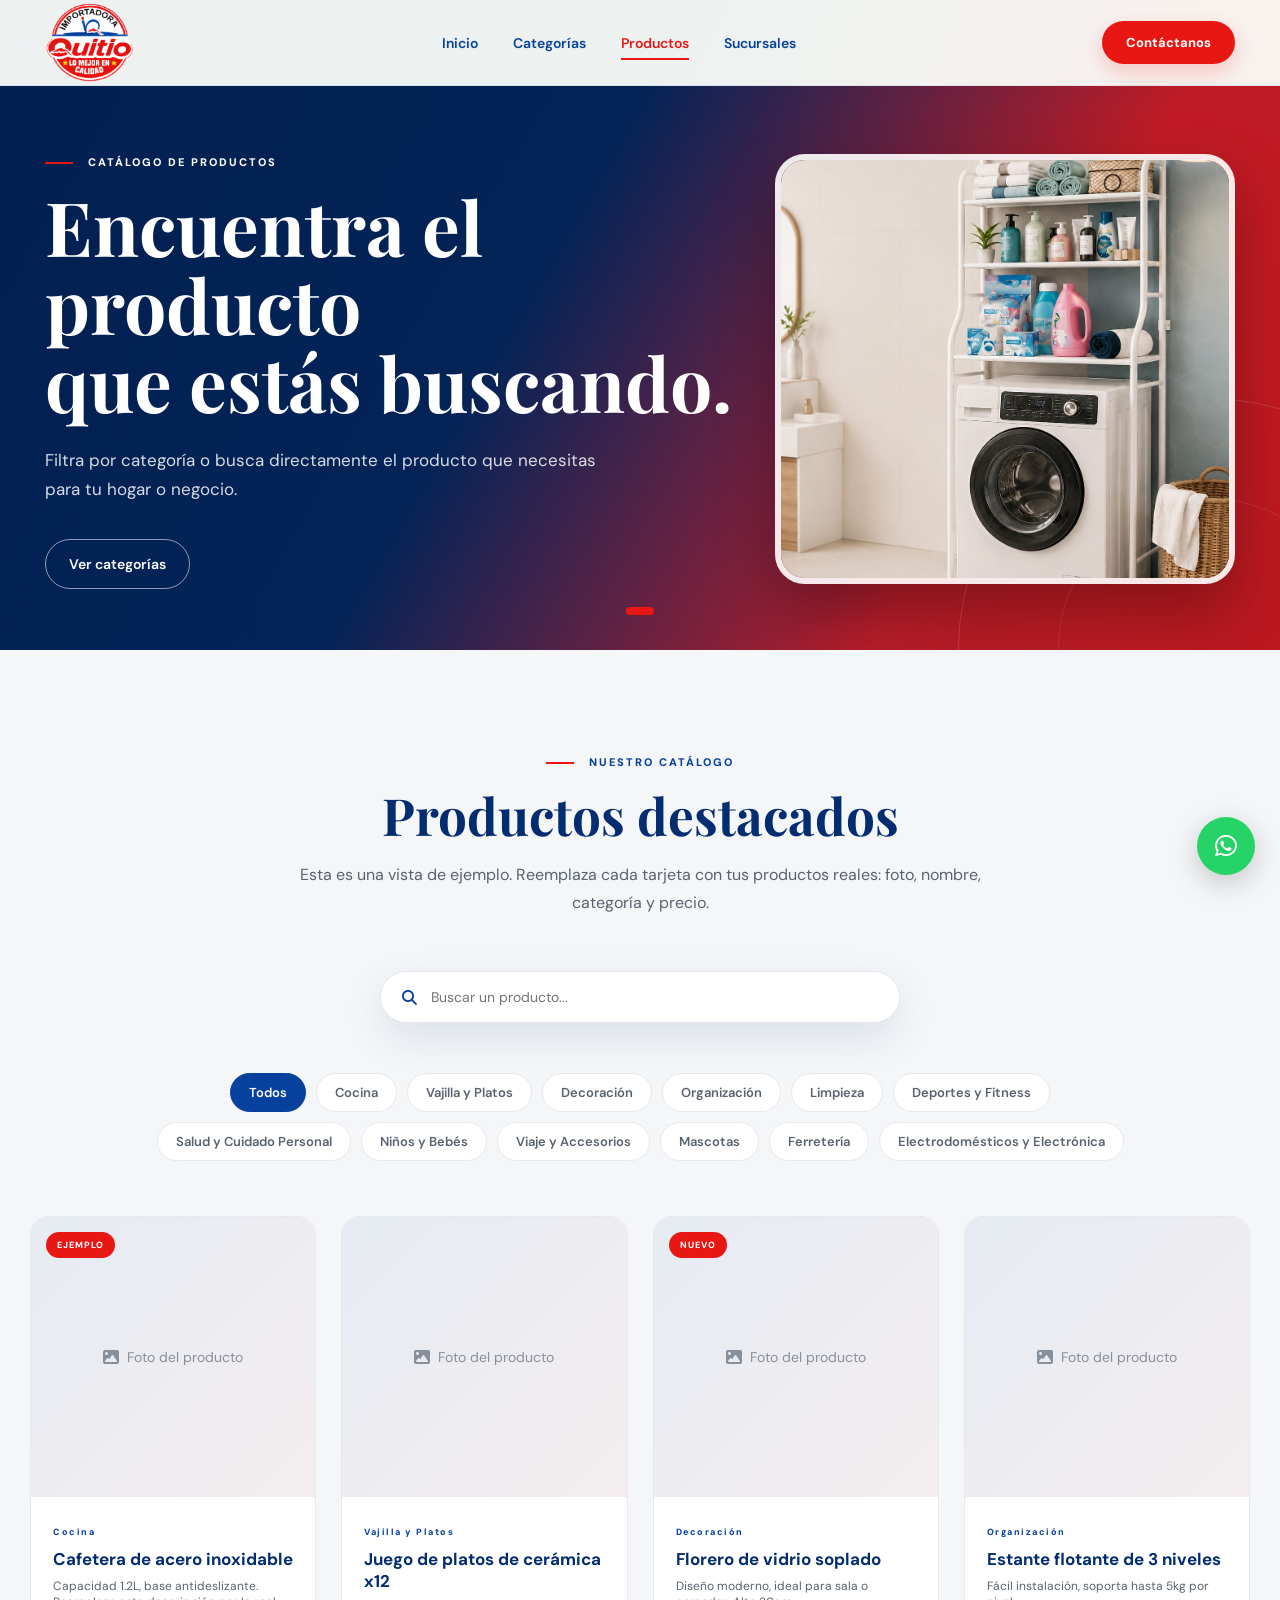
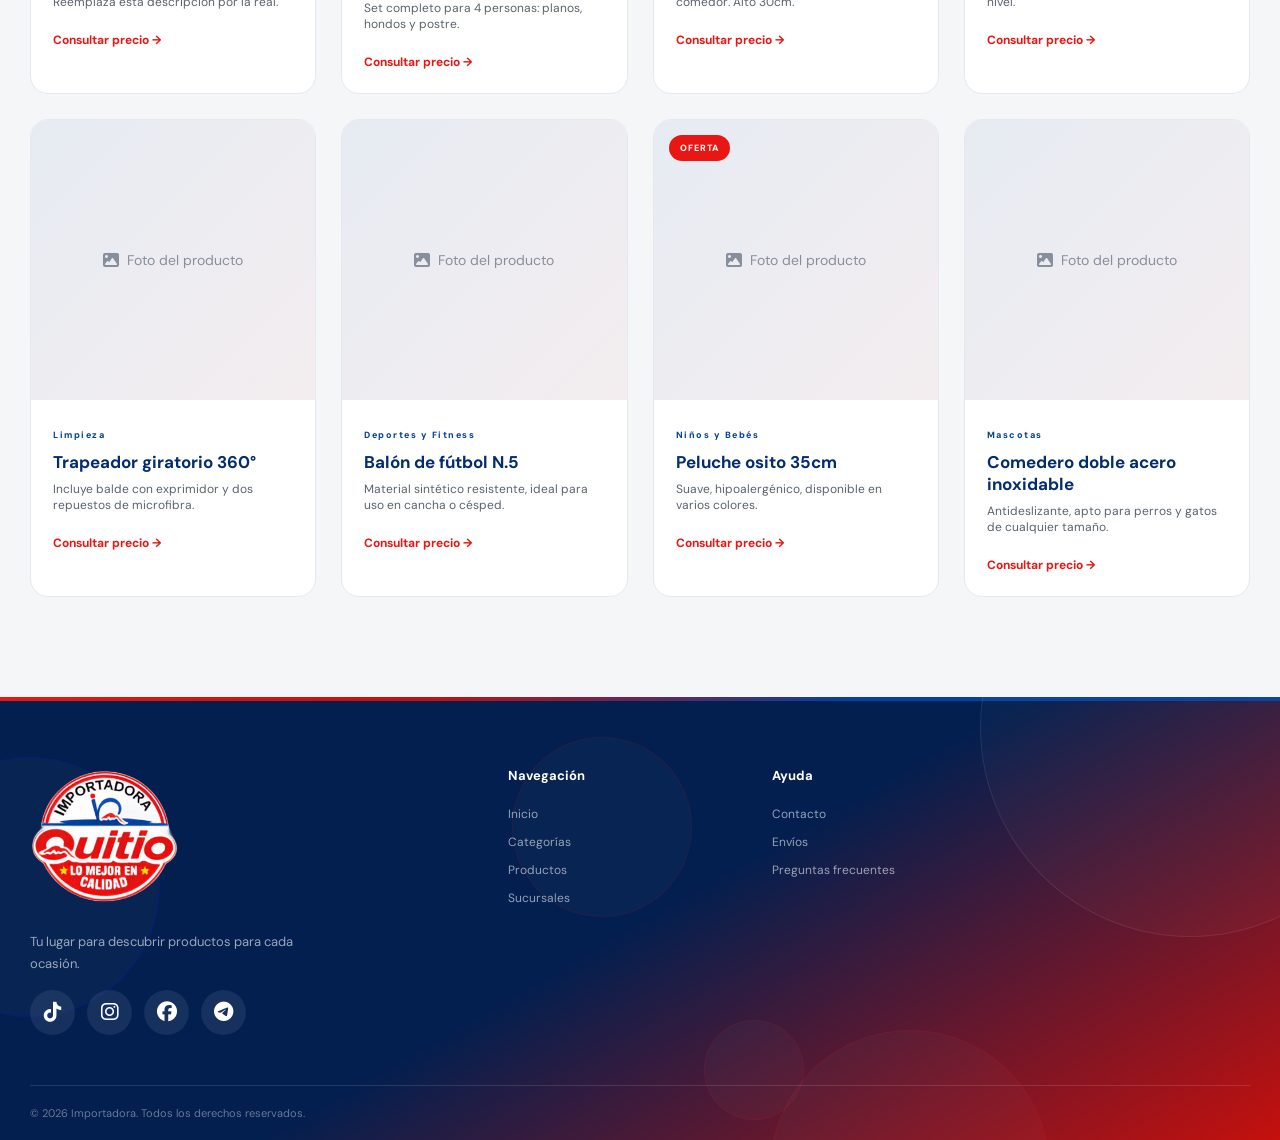
<file: productos.html>
<!DOCTYPE html>
<html lang="es">
<head>
    <meta charset="UTF-8">
    <meta name="viewport" content="width=device-width, initial-scale=1.0">
    <title>Productos | Importadora Quitio</title>
    <link rel="stylesheet" href="css/categorias.css">
    <link rel="stylesheet" href="css/productos.css">
    <!-- Google Fonts -->
    <link rel="preconnect" href="https://fonts.googleapis.com">
    <link rel="preconnect" href="https://fonts.gstatic.com" crossorigin>
    <link rel="stylesheet" href="https://cdnjs.cloudflare.com/ajax/libs/font-awesome/6.5.2/css/all.min.css">
    <link href="https://fonts.googleapis.com/css2?family=DM+Sans:wght@400;500;600;700&family=Playfair+Display:wght@500;600;700&display=swap" rel="stylesheet">

</head>

<body>

    <!-- ================= NAVBAR ================= -->

    <header class="navbar">
        <div class="nav-container">
            <a href="home.html" class="logo">
                <img src="img/logo.png" alt="Logo de la importadora">
            </a>
            
            <nav class="nav-menu">
                <a href="home.html">Inicio</a>
                <a href="categorias.html">Categorías</a>
                <a href="productos.html" class="active">Productos</a>
                <a href="sucursales.html">Sucursales</a>
            </nav>
            
            <a href="https://wa.me/593XXXXXXXXX?text=Hola%2C%20quisiera%20obtener%20información%20sobre%20sus%20productos." class="nav-button">
                Contáctanos
            </a>
            
            
            <button class="menu-button" id="menuButton">
                ☰
            </button>
            
        </div>
        
    </header>
    
    
    <!-- ================= HERO ================= -->
    
    <main>
        
        <section class="hero">
            
            <div class="hero-slider">
                
                <article class="hero-slide active">
                    
                    <div class="hero-background hero-bg-1"></div>
                    <div class="hero-content">
                        <div class="hero-text">
                            
                            <span class="hero-tag">
                                CATÁLOGO DE PRODUCTOS
                            </span>
                            
                            <h1>
                                Encuentra el producto
                                <span>que estás buscando.</span>
                            </h1>

                            <p>
                                Filtra por categoría o busca directamente el producto
                                que necesitas para tu hogar o negocio.
                            </p>

                            <div class="hero-buttons">
                                <a href="categorias.html" class="btn-secondary">
                                    Ver categorías
                                </a>
                            </div>

                        </div>

                        <div class="hero-image">
                            <img src="img/lavadora.jpeg" alt="Productos de Importadora Quito">
                        </div>
                    </div>

                </article>

            </div>

            <div class="slider-dots">
                <button class="dot active" data-slide="0"></button>
            </div>

        </section>


        <!-- ================= PRODUCTOS ================= -->

        <section class="products-section full-products" id="productos">

            <div class="section-header">

                <span class="section-tag">
                    NUESTRO CATÁLOGO
                </span>

                <h2>
                    Productos destacados
                </h2>

                <p>
                    Esta es una vista de ejemplo. Reemplaza cada tarjeta con tus
                    productos reales: foto, nombre, categoría y precio.
                </p>

            </div>

            <!-- BUSCADOR -->

            <div class="cat-search">
                <i class="fa-solid fa-magnifying-glass"></i>
                <input type="text" id="prodSearch" placeholder="Buscar un producto...">
            </div>

            <!-- FILTROS POR CATEGORÍA -->

            <div class="prod-filters" id="prodFilters">
                <button class="prod-filter active" data-filter="todos">Todos</button>
                <button class="prod-filter" data-filter="cocina">Cocina</button>
                <button class="prod-filter" data-filter="vajilla">Vajilla y Platos</button>
                <button class="prod-filter" data-filter="decoracion">Decoración</button>
                <button class="prod-filter" data-filter="organizacion">Organización</button>
                <button class="prod-filter" data-filter="limpieza">Limpieza</button>
                <button class="prod-filter" data-filter="deportes">Deportes y Fitness</button>
                <button class="prod-filter" data-filter="salud">Salud y Cuidado Personal</button>
                <button class="prod-filter" data-filter="ninos">Niños y Bebés</button>
                <button class="prod-filter" data-filter="viaje">Viaje y Accesorios</button>
                <button class="prod-filter" data-filter="mascotas">Mascotas</button>
                <button class="prod-filter" data-filter="ferreteria">Ferretería</button>
                <button class="prod-filter" data-filter="electro">Electrodomésticos y Electrónica</button>
            </div>

            <!-- GRID DE PRODUCTOS (EJEMPLOS) -->

            <div class="products-grid" id="prodGrid">

                <!-- PRODUCTO 1 -->
                <article class="product-card" data-category="cocina" data-search="cafetera cocina acero">
                    <div class="product-image">
                        <span class="product-tag">EJEMPLO</span>
                        <div class="image-placeholder">
                            <i class="fa-solid fa-image"></i>&nbsp;Foto del producto
                        </div>
                    </div>
                    <div class="product-info">
                        <span class="product-category">Cocina</span>
                        <h3>Cafetera de acero inoxidable</h3>
                        <p>Capacidad 1.2L, base antideslizante. Reemplaza esta descripción por la real.</p>
                        <a href="https://wa.me/593XXXXXXXXX?text=Hola%2C%20quisiera%20información%20sobre%20la%20Cafetera%20de%20acero%20inoxidable" class="product-link" target="_blank">
                            Consultar precio →
                        </a>
                    </div>
                </article>

                <!-- PRODUCTO 2 -->
                <article class="product-card" data-category="vajilla" data-search="juego de platos ceramica vajilla">
                    <div class="product-image">
                        <div class="image-placeholder">
                            <i class="fa-solid fa-image"></i>&nbsp;Foto del producto
                        </div>
                    </div>
                    <div class="product-info">
                        <span class="product-category">Vajilla y Platos</span>
                        <h3>Juego de platos de cerámica x12</h3>
                        <p>Set completo para 4 personas: planos, hondos y postre.</p>
                        <a href="https://wa.me/593XXXXXXXXX?text=Hola%2C%20quisiera%20información%20sobre%20el%20Juego%20de%20platos%20de%20cerámica" class="product-link" target="_blank">
                            Consultar precio →
                        </a>
                    </div>
                </article>

                <!-- PRODUCTO 3 -->
                <article class="product-card" data-category="decoracion" data-search="florero vidrio decoracion sala">
                    <div class="product-image">
                        <span class="product-tag">NUEVO</span>
                        <div class="image-placeholder">
                            <i class="fa-solid fa-image"></i>&nbsp;Foto del producto
                        </div>
                    </div>
                    <div class="product-info">
                        <span class="product-category">Decoración</span>
                        <h3>Florero de vidrio soplado</h3>
                        <p>Diseño moderno, ideal para sala o comedor. Alto 30cm.</p>
                        <a href="https://wa.me/593XXXXXXXXX?text=Hola%2C%20quisiera%20información%20sobre%20el%20Florero%20de%20vidrio%20soplado" class="product-link" target="_blank">
                            Consultar precio →
                        </a>
                    </div>
                </article>

                <!-- PRODUCTO 4 -->
                <article class="product-card" data-category="organizacion" data-search="estante organizacion repisa">
                    <div class="product-image">
                        <div class="image-placeholder">
                            <i class="fa-solid fa-image"></i>&nbsp;Foto del producto
                        </div>
                    </div>
                    <div class="product-info">
                        <span class="product-category">Organización</span>
                        <h3>Estante flotante de 3 niveles</h3>
                        <p>Fácil instalación, soporta hasta 5kg por nivel.</p>
                        <a href="https://wa.me/593XXXXXXXXX?text=Hola%2C%20quisiera%20información%20sobre%20el%20Estante%20flotante" class="product-link" target="_blank">
                            Consultar precio →
                        </a>
                    </div>
                </article>

                <!-- PRODUCTO 5 -->
                <article class="product-card" data-category="limpieza" data-search="trapeador limpieza hogar">
                    <div class="product-image">
                        <div class="image-placeholder">
                            <i class="fa-solid fa-image"></i>&nbsp;Foto del producto
                        </div>
                    </div>
                    <div class="product-info">
                        <span class="product-category">Limpieza</span>
                        <h3>Trapeador giratorio 360°</h3>
                        <p>Incluye balde con exprimidor y dos repuestos de microfibra.</p>
                        <a href="https://wa.me/593XXXXXXXXX?text=Hola%2C%20quisiera%20información%20sobre%20el%20Trapeador%20giratorio" class="product-link" target="_blank">
                            Consultar precio →
                        </a>
                    </div>
                </article>

                <!-- PRODUCTO 6 -->
                <article class="product-card" data-category="deportes" data-search="balon futbol deportes">
                    <div class="product-image">
                        <div class="image-placeholder">
                            <i class="fa-solid fa-image"></i>&nbsp;Foto del producto
                        </div>
                    </div>
                    <div class="product-info">
                        <span class="product-category">Deportes y Fitness</span>
                        <h3>Balón de fútbol N.5</h3>
                        <p>Material sintético resistente, ideal para uso en cancha o césped.</p>
                        <a href="https://wa.me/593XXXXXXXXX?text=Hola%2C%20quisiera%20información%20sobre%20el%20Balón%20de%20fútbol" class="product-link" target="_blank">
                            Consultar precio →
                        </a>
                    </div>
                </article>

                <!-- PRODUCTO 7 -->
                <article class="product-card" data-category="ninos" data-search="peluche niños bebes juguete">
                    <div class="product-image">
                        <span class="product-tag">OFERTA</span>
                        <div class="image-placeholder">
                            <i class="fa-solid fa-image"></i>&nbsp;Foto del producto
                        </div>
                    </div>
                    <div class="product-info">
                        <span class="product-category">Niños y Bebés</span>
                        <h3>Peluche osito 35cm</h3>
                        <p>Suave, hipoalergénico, disponible en varios colores.</p>
                        <a href="https://wa.me/593XXXXXXXXX?text=Hola%2C%20quisiera%20información%20sobre%20el%20Peluche%20osito" class="product-link" target="_blank">
                            Consultar precio →
                        </a>
                    </div>
                </article>

                <!-- PRODUCTO 8 -->
                <article class="product-card" data-category="mascotas" data-search="comedero mascotas perro gato">
                    <div class="product-image">
                        <div class="image-placeholder">
                            <i class="fa-solid fa-image"></i>&nbsp;Foto del producto
                        </div>
                    </div>
                    <div class="product-info">
                        <span class="product-category">Mascotas</span>
                        <h3>Comedero doble acero inoxidable</h3>
                        <p>Antideslizante, apto para perros y gatos de cualquier tamaño.</p>
                        <a href="https://wa.me/593XXXXXXXXX?text=Hola%2C%20quisiera%20información%20sobre%20el%20Comedero%20doble" class="product-link" target="_blank">
                            Consultar precio →
                        </a>
                    </div>
                </article>

            </div>

            <p class="cat-empty" id="prodEmpty">No encontramos productos que coincidan con tu búsqueda.</p>

        </section>

    </main>


    <!-- ================= FOOTER ================= -->

    <footer class="footer">

        <div class="footer-shapes">
             <span class="shape shape-1"></span>
             <span class="shape shape-2"></span>
             <span class="shape shape-3"></span>
             <span class="shape shape-4"></span>
             <span class="shape shape-5"></span>
        </div>

        <div class="footer-container">

            <div class="footer-brand">

                <img src="img/logo.png" alt="Logo">

                <p>Tu lugar para descubrir productos para cada ocasión.</p>

                <div class="social-links">
                    <a href="https://www.tiktok.com/@importacionesquitio" class="social-link" target="_blank" aria-label="TikTok">
                        <i class="fa-brands fa-tiktok"></i>
                    </a>
                    <a href="https://www.instagram.com/importacionesquitio/" class="social-link" target="_blank" aria-label="Instagram">
                        <i class="fa-brands fa-instagram"></i>
                    </a>
                    <a href="https://www.facebook.com/importacionesquitio?rdid=UnvMfJYsNur8oWDL&share_url=https%3A%2F%2Fwww.facebook.com%2Fshare%2F19fRbdvwBQ%2F#" class="social-link" target="_blank" aria-label="Facebook">
                        <i class="fa-brands fa-facebook"></i>
                    </a>
                    <a href="https://web.telegram.org/a/#-1004450258522" class="social-link" target="_blank" aria-label="Telegram">
                    <i class="fa-brands fa-telegram"></i>
                    </a>
                </div>

            </div>


            <div class="footer-column">

                <h3>Navegación</h3>
                <a href="home.html">Inicio</a>
                <a href="categorias.html">Categorías</a>
                <a href="#productos">Productos</a>
                <a href="sucursales.html">Sucursales</a>

            </div>


            <div class="footer-column">

                <h3>  Ayuda   </h3>
                <a href="#">Contacto</a>
                <a href="#">Envíos</a>
                <a href="#">Preguntas frecuentes</a>

            </div>

        </div>


        <div class="footer-bottom">

            <p>
                © 2026 Importadora. Todos los derechos reservados.
            </p>

        </div>

    </footer>


    <!-- ================= WHATSAPP ================= -->

    <a href="https://wa.me/593XXXXXXXXX?text=Hola%2C%20quisiera%20obtener%20información%20sobre%20sus%20productos."
        class="floating-whatsapp"
        target="_blank"
        aria-label="Contactar por WhatsApp">
            <i class="fa-brands fa-whatsapp"></i>

    </a>


    <!-- JAVASCRIPT -->

    <script src="js/home.js"></script>
    <script src="js/productos.js"></script>

</body>
</html>
</file>
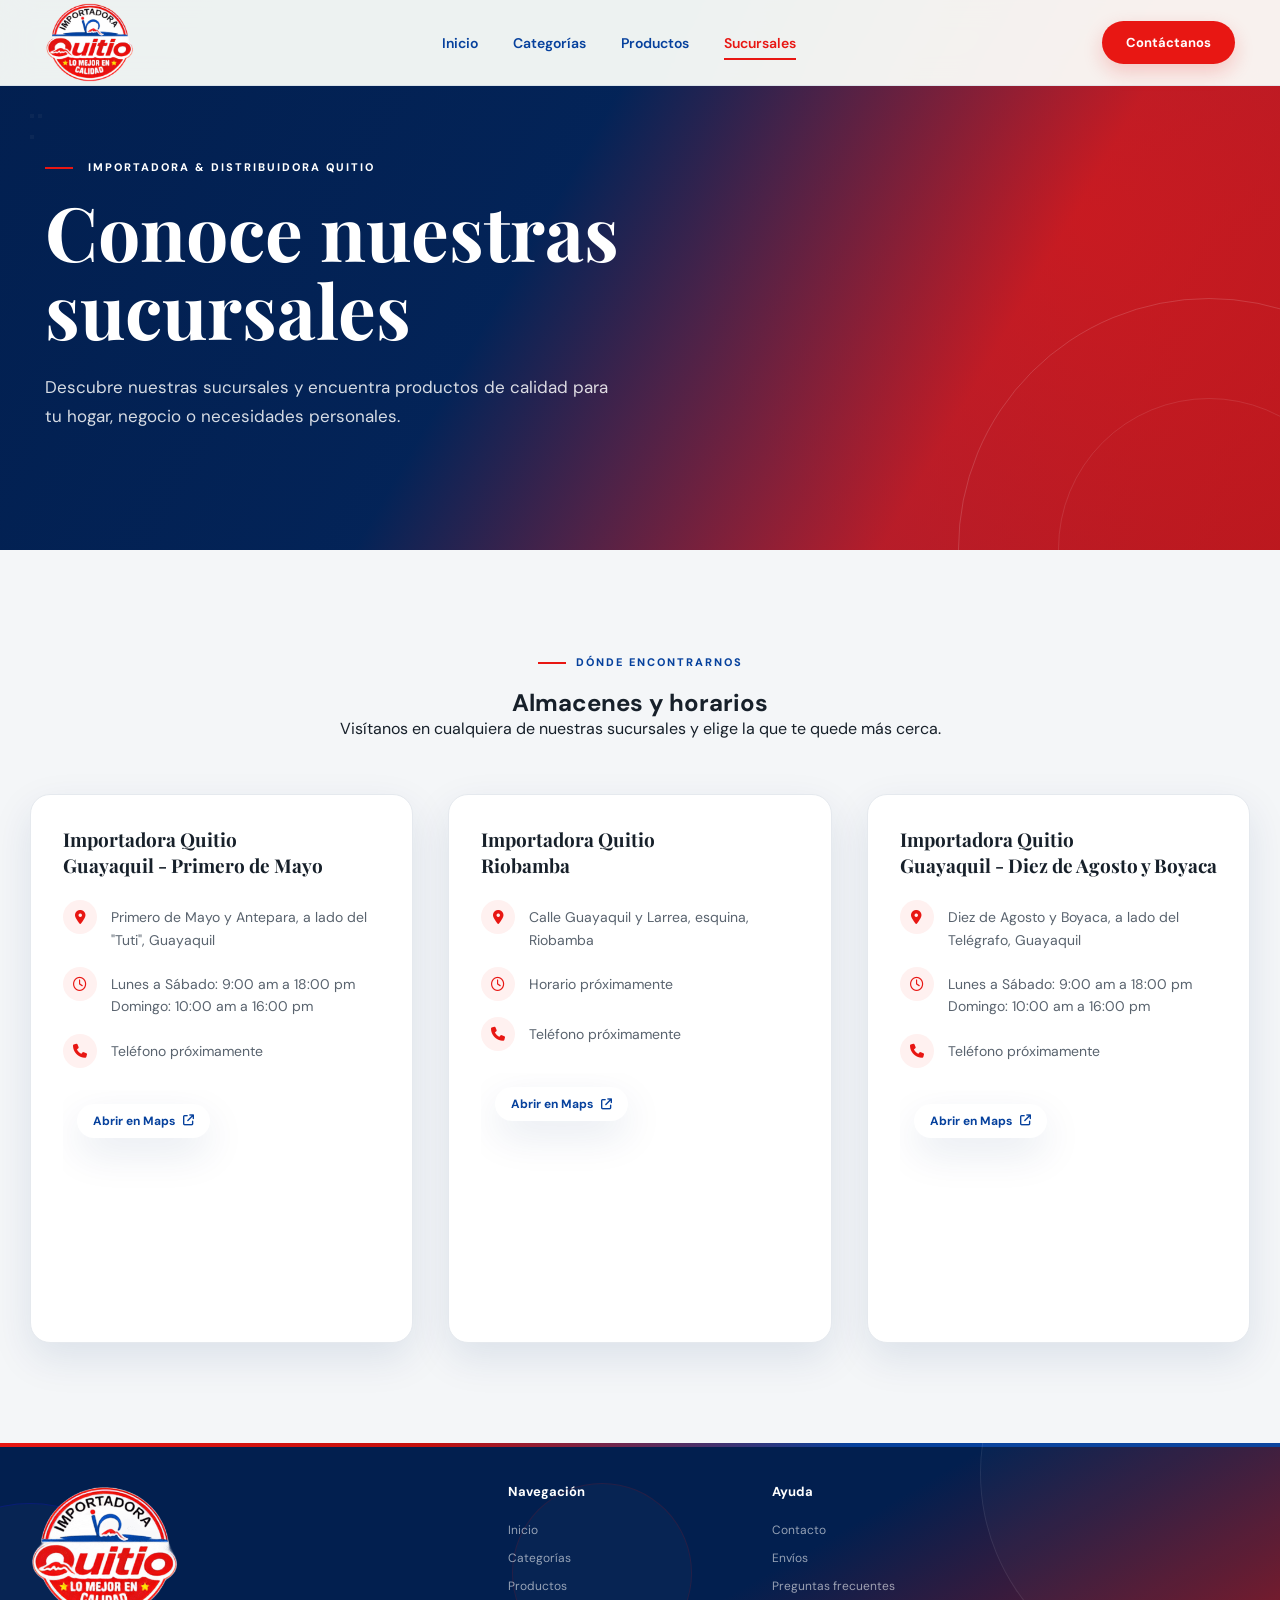
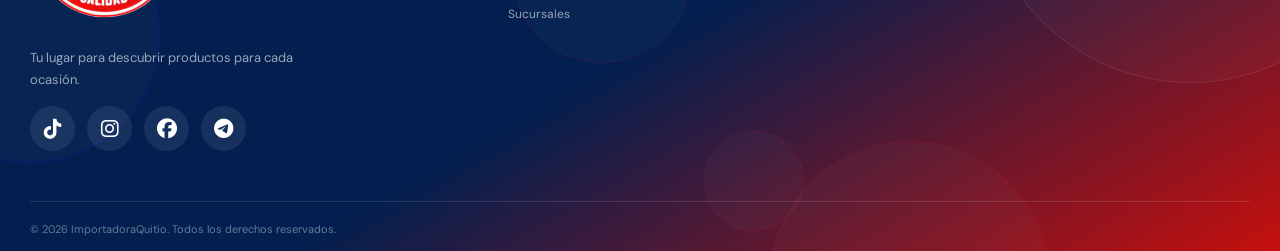
<file: sucursales.html>
<!DOCTYPE html>
<html lang="es">
<head>
    <meta charset="UTF-8">
    <meta name="viewport" content="width=device-width, initial-scale=1.0">
    <title>Importadora Quitio | Productos para todos</title>
    <link rel="stylesheet" href="css/sucursales.css">
    <!-- Google Fonts -->
    <link rel="preconnect" href="https://fonts.googleapis.com">
    <link rel="preconnect" href="https://fonts.gstatic.com" crossorigin>
    <link rel="stylesheet" href="https://cdnjs.cloudflare.com/ajax/libs/font-awesome/6.5.2/css/all.min.css">
    <link href="https://fonts.googleapis.com/css2?family=DM+Sans:wght@400;500;600;700&family=Playfair+Display:wght@500;600;700&display=swap" rel="stylesheet">

</head>

<body>

    <!-- ================= NAVBAR ================= -->

    <header class="navbar">
        <div class="nav-container">
            <a href="home.html" class="logo">
                <img src="img/logo.png" alt="Logo de la importadora">
            </a>
            
            <nav class="nav-menu">
                <a href="home.html" >Inicio</a>
                <a href="categorias.html" >Categorías</a>
                <a href="productos.html">Productos</a>
                <a href="sucursales.html" class="active" >Sucursales</a>
            </nav>

            <a href="https://wa.me/593XXXXXXXXX?text=Hola%2C%20quisiera%20obtener%20información%20sobre%20sus%20productos." class="nav-button">
                Contáctanos
            </a>

            <button class="menu-button" id="menuButton">
                ☰
            </button>

        </div>

    </header>


    <!-- ================= HERO ================= -->

    <main>

        <section class="hero">

            <div class="hero-slider">

                <!-- SLIDE 1 -->

                <article class="hero-slide active">

                    <div class="hero-background hero-bg-1"></div>
                    <div class="hero-content">
                    <div class="hero-text">

                        <span class="hero-tag">
                            IMPORTADORA & DISTRIBUIDORA QUITIO
                        </span>

                        <h1>
                            Conoce nuestras
                        <span>sucursales</span>
                        </h1>

                        <p>
                            Descubre nuestras sucursales y encuentra productos de calidad
                            para tu hogar, negocio o necesidades personales.
                        </p>

                </div>
                
                    </div>

                </article>


            <!-- FLECHAS -->

            <button class="slider-arrow arrow-left" id="prevSlide">
                
            </button>

            <button class="slider-arrow arrow-right" id="nextSlide">
                
            </button>
                        <!-- INDICADORES -->

            <div class="slider-dots">

                <button class="dot active" data-slide="0"></button>

            </div>

            </div>

        </section>

            </div>

        </section>

        <!-- ================= ALMACENES Y HORARIOS ================= -->
        
        <section class="branches-section" id="almacenes">
            
            <div class="section-header">
                <span class="section-tag">DÓNDE ENCONTRARNOS</span>
                <h2>Almacenes y <span>horarios</span></h2>
                <p>
                    Visítanos en cualquiera de nuestras sucursales y elige
                    la que te quede más cerca.
                </p>
            </div>
            
            <div class="branches-grid">

                <!-- SUCURSAL 1 - GUAYAQUIL PRIMERO DE MAYO -->

                <article class="branch-card">

                    <h3>Importadora Quitio<br>Guayaquil - Primero de Mayo</h3>

                    <div class="branch-info">
                        <i class="fa-solid fa-location-dot"></i>
                        <p>
                            Primero de Mayo y Antepara, a lado del "Tuti",
                            Guayaquil
                        </p>
                    </div>

                    <div class="branch-info">
                        <i class="fa-regular fa-clock"></i>
                        <p>
                            Lunes a Sábado: 9:00 am a 18:00 pm<br>
                            Domingo: 10:00 am a 16:00 pm
                        </p>
                    </div>
                    
                    <div class="branch-info">
                        <i class="fa-solid fa-phone"></i>
                        <p>Teléfono próximamente</p>
                    </div>

                    <div class="branch-map">
                        <a
                            href="https://maps.app.goo.gl/v1S84nYWhiemwbb68"
                            class="map-open-btn"
                            target="_blank"
                            rel="noopener"
                        >
                            Abrir en Maps
                            <i class="fa-solid fa-arrow-up-right-from-square"></i>
                        </a>
                        
                        <iframe
                            src="https://www.google.com/maps?q=Primero+de+Mayo+y+Antepara,+Guayaquil,+Ecuador&output=embed"
                            loading="lazy"
                            referrerpolicy="no-referrer-when-downgrade"
                        ></iframe>
                    </div>
                    
                </article>
                
                <!-- SUCURSAL 2 - RIOBAMBA -->
                
                <article class="branch-card">
                    
                    <h3>Importadora Quitio<br>Riobamba</h3>
                    
                    <div class="branch-info">
                        <i class="fa-solid fa-location-dot"></i>
                        <p>Calle Guayaquil y Larrea, esquina, Riobamba</p>
                    </div>
                    
                    <div class="branch-info">
                        <i class="fa-regular fa-clock"></i>
                        <p>Horario próximamente</p>
                    </div>

                    <div class="branch-info">
                        <i class="fa-solid fa-phone"></i>
                        <p>Teléfono próximamente</p>
                    </div>
                    
                    <div class="branch-map">
                        <a
                        href="https://www.google.com/maps/search/?api=1&query=Calle+Guayaquil+y+Larrea,+Riobamba,+Ecuador"
                        class="map-open-btn"
                        target="_blank"
                        rel="noopener"
                        >
                            Abrir en Maps
                            <i class="fa-solid fa-arrow-up-right-from-square"></i>
                        </a>
                        
                        <iframe
                            src="https://www.google.com/maps?q=Calle+Guayaquil+y+Larrea,+Riobamba,+Ecuador&output=embed"
                            loading="lazy"
                            referrerpolicy="no-referrer-when-downgrade"
                        ></iframe>
                    </div>

                </article>
                
                <!-- SUCURSAL 3 - GUAYAQUIL  -->
                
                <article class="branch-card">

                    <h3>Importadora Quitio<br>Guayaquil - Diez de Agosto y Boyaca</h3>

                    <div class="branch-info">
                        <i class="fa-solid fa-location-dot"></i>
                        <p>
                            Diez de Agosto y Boyaca, a lado del Telégrafo,
                            Guayaquil
                        </p>
                    </div>

                    <div class="branch-info">
                        <i class="fa-regular fa-clock"></i>
                        <p>
                            Lunes a Sábado: 9:00 am a 18:00 pm<br>
                            Domingo: 10:00 am a 16:00 pm
                        </p>
                    </div>
                    
                    <div class="branch-info">
                        <i class="fa-solid fa-phone"></i>
                        <p>Teléfono próximamente</p>
                    </div>

                    <div class="branch-map">
                        <a
                            href="https://maps.app.goo.gl/KvJuDvriG9HrT1fR6"
                            class="map-open-btn"
                            target="_blank"
                            rel="noopener"
                        >
                            Abrir en Maps
                            <i class="fa-solid fa-arrow-up-right-from-square"></i>
                        </a>
                        
                        <iframe
                            src="https://www.google.com/maps?q=Diez+de+Agosto+y+Boyaca,+Guayaquil,+Ecuador&output=embed"
                            loading="lazy"
                            referrerpolicy="no-referrer-when-downgrade"
                        ></iframe>
                    </div>
                    
                </article>
                
                
            </div>

        </section>



    </main>


    <!-- ================= FOOTER ================= -->

    <footer class="footer">

        <div class="footer-shapes">
             <span class="shape shape-1"></span>
             <span class="shape shape-2"></span>
             <span class="shape shape-3"></span>
             <span class="shape shape-4"></span>
             <span class="shape shape-5"></span>
        </div>

        <div class="footer-container">

            <div class="footer-brand">

                <img src="img/logo.png" alt="Logo">

                <p>Tu lugar para descubrir productos para cada ocasión.</p>

                <div class="social-links">
                    <a href="https://www.tiktok.com/@importacionesquitio" class="social-link" target="_blank" aria-label="TikTok">
                        <i class="fa-brands fa-tiktok"></i>
                    </a>
                    <a href="https://www.instagram.com/importacionesquitio/" class="social-link" target="_blank" aria-label="Instagram">
                        <i class="fa-brands fa-instagram"></i>
                    </a>
                    <a href="https://www.facebook.com/importacionesquitio?rdid=UnvMfJYsNur8oWDL&share_url=https%3A%2F%2Fwww.facebook.com%2Fshare%2F19fRbdvwBQ%2F#" class="social-link" target="_blank" aria-label="Facebook">
                        <i class="fa-brands fa-facebook"></i>
                    </a>
                    <a href="https://web.telegram.org/a/#-1004450258522" class="social-link" target="_blank" aria-label="Telegram">
                    <i class="fa-brands fa-telegram"></i>
                    </a>
                </div>

            </div>


            <div class="footer-column">

                <h3>Navegación</h3>
                <a href="home.html">Inicio</a>
                <a href="categorias.html">Categorías</a>
                <a href="productos.html">Productos</a>
                <a href="sucursales.html">Sucursales</a>

            </div>


            <div class="footer-column">

                <h3>  Ayuda   </h3>
                <a href="#">Contacto</a>
                <a href="#">Envíos</a>
                <a href="#">Preguntas frecuentes</a>

            </div>

        </div>


        <div class="footer-bottom">

            <p>
                © 2026 ImportadoraQuitio. Todos los derechos reservados. 
            </p>

        </div>

    </footer>

        <!-- JAVASCRIPT -->

    <script src="js/home.js"></script>

</body>
</html>
</file>
<file: css/categorias.css>
:root {
    --rojo: #e81713;
    --rojo-oscuro: #c5100d;
    --rojo-suave: #fff1f0;
    --azul: #06419d;
    --azul-oscuro: #032d70;
    --azul-profundo: #021f4f;
    --azul-suave: #edf4ff;
    --blanco: #fcfffb;
    --blanco-puro: #ffffff;
    --gris-claro: #f4f6f8;
    --gris: #e5e9ee;
    --gris-texto: #59636e;
    --negro: #17202a;
    --sombra: 0 15px 40px rgba(3, 45, 112, 0.10);
    --sombra-fuerte: 0 20px 50px rgba(3, 45, 112, 0.16);
}

/* RESET */

* {
    margin: 0;
    padding: 0;
    box-sizing: border-box;
}

html {
    scroll-behavior: smooth;
}

body {
    font-family: "DM Sans", sans-serif;
    background: var(--blanco);
    color: var(--negro);
    overflow-x: hidden;
}

a {
    text-decoration: none;
    color: inherit;
}

button {
    font-family: inherit;
}

/* NAVBAR */

.navbar {
    position: fixed;
    top: 0;
    left: 0;
    width: 100%;
    z-index: 1000;
    background: rgba(252, 255, 251, 0.94);
    backdrop-filter: blur(15px);
    -webkit-backdrop-filter: blur(15px);
    border-bottom: 1px solid rgba(6, 65, 157, 0.08);
    transition: 0.3s ease;
}

.nav-container {
    max-width: 1250px;
    height: 85px;
    margin: auto;
    padding: 0 30px;
    display: flex;
    align-items: center;
    justify-content: space-between;
}

/* LOGO */

.logo {
    display: flex;
    align-items: center;
}

.logo img {
    width: 90px;
    height: auto;
    display: block;
}

/* MENU */

.nav-menu {
    display: flex;
    align-items: center;
    gap: 35px;
}

.nav-menu a {
    position: relative;
    font-size: 14px;
    font-weight: 600;
    color: var(--azul);
    transition: 0.3s ease;
}

/* Línea debajo de los enlaces */

.nav-menu a::after {
    content: "";
    position: absolute;
    left: 0;
    bottom: -8px;
    width: 0;
    height: 2px;
    background: var(--rojo);
    transition: 0.3s ease;
}

.nav-menu a:hover,
.nav-menu a.active {
    color: var(--rojo);
}

.nav-menu a:hover::after,
.nav-menu a.active::after {
    width: 100%;
}

/* BOTÓN NAVBAR */

.nav-button {
    background: var(--rojo);
    color: var(--blanco-puro);
    padding: 13px 24px;
    border-radius: 50px;
    font-size: 13px;
    font-weight: 700;
    box-shadow: 0 8px 20px rgba(232, 23, 19, 0.20);
    transition: 0.3s ease;
}

.nav-button:hover {
    background: var(--rojo-oscuro);
    transform: translateY(-3px);
    box-shadow: 0 12px 25px rgba(232, 23, 19, 0.28);
}

/* MENÚ MÓVIL */

.menu-button {
    display: none;
    border: none;
    background: none;
    color: var(--azul);
    font-size: 27px;
    cursor: pointer;
}

/* HERO */

.hero {
    min-height: 650px;
    position: relative;
    overflow: hidden;
    background:
        radial-gradient(
            circle at 85% 40%,
            rgba(232, 23, 19, 0.35),
            transparent 35%
        ),
        linear-gradient(
            120deg,
            #032d70,
            #06419d 55%,
            #071d4d
        );
}

/* SLIDES */

.hero-slide {
    position: absolute;
    inset: 0;
    opacity: 0;
    visibility: hidden;
    transition:
        opacity 0.8s ease,
        visibility 0.8s ease;
}

.hero-slide.active {
    opacity: 1;
    visibility: visible;
}

/* FONDO */

.hero-background {
    position: absolute;
    inset: 0;
    background-size: cover;
    background-position: center;
    transform: scale(1.04);
    transition: transform 7s ease;
}

.hero-slide.active .hero-background {
    transform: scale(1);
}

/* TEXTO */

.hero-text {
    position: relative;
    z-index: 2;
    flex: 1 1 480px;
}

.hero-tag {
    color: #ffffff;
    font-size: 12px;
    font-weight: 700;
    letter-spacing: 2px;
    margin-bottom: 18px;
    display: block;
}

.hero-text h1 {
    max-width: 650px;
    font-family: "Playfair Display", serif;
    font-size: clamp(45px, 5vw, 70px);
    line-height: 1.05;
    color: white;
    margin-bottom: 25px;
}

.hero-text h1 span {
    display: block;
    color: #ffffff;
}

.hero-text p {
    max-width: 520px;
    color: rgba(255,255,255,0.82);
    font-size: 17px;
    line-height: 1.7;
    margin-bottom: 35px;
}

/* IMAGEN */

.hero-image {
    position: relative;
    flex: 0 1 460px;
    display: flex;
    align-items: center;
    justify-content: flex-end;
    z-index: 2;
}

.hero-image img {
    width: 100%;
    max-width: 520px;
    height: 430px;
    object-fit: cover;
    border-radius: 30px;
    border: 6px solid rgba(255,255,255,0.9);
    box-shadow:
        0 25px 60px rgba(0,0,0,0.30);
    animation: floatingImage 6s ease-in-out infinite;
    transition: transform 0.5s ease;
}


@keyframes floatingImage {

    0%, 100% {
        transform: translateY(0);
    }

    50% {
        transform: translateY(-10px);
    }
}

.hero-image::before {
    content: "";
    position: absolute;
    width: 430px;
    height: 430px;
    border-radius: 50%;
    background: rgba(255,255,255,0.08);
    z-index: -1;
    animation: imageCircle 8s ease-in-out infinite;
}

.hero-image:hover img {
    transform: scale(1.03);
}

/* CÍRCULO DETRÁS DE LA IMAGEN */

@keyframes imageCircle {

    0%, 100% {
        transform: scale(1);
    }

    50% {
        transform: scale(1.08);
    }
}

/* HERO 1*/

.hero-bg-1 {
    background:
        linear-gradient(
            120deg,
            rgba(2, 31, 79, 0.97) 0%,
            rgba(3, 33, 82, 0.912) 42%,
            rgba(232, 23, 19, 0.78) 75%,
            rgba(232, 23, 19, 0.80) 100%
        );
    background-size: cover;
    background-position: right;
}

/* DECORACIÓN DEL HERO */

.hero::before {
    content: "";
    position: absolute;
    width: 500px;
    height: 500px;
    right: -180px;
    bottom: -250px;
    border-radius: 50%;
    border: 1px solid rgba(255,255,255,0.15);
    z-index: 2;
    pointer-events: none;
}

.hero::after {
    content: "";
    position: absolute;
    width: 300px;
    height: 300px;
    right: -80px;
    bottom: -150px;
    border-radius: 50%;
    border: 1px solid rgba(255,255,255,0.10);
    z-index: 2;
    pointer-events: none;
}

/* CONTENIDO HERO */

.hero-content {
    position: relative;
    z-index: 5;
    max-width: 1250px;
    height: 100%;
    margin: auto;
    padding: 150px 30px 80px;
    display: flex;
    flex-direction: row;
    flex-wrap: wrap;
    justify-content: space-between;
    align-items: center;
    gap: 40px;
}

/* TAG */

.hero-tag,
.section-tag {
    display: inline-block;
    font-size: 11px;
    letter-spacing: 2px;
    font-weight: 800;
    color: #ffffff;
    margin-bottom: 18px;
}

/* pequeña línea antes del tag */

.hero-tag::before,
.section-tag::before {
    content: "";
    display: inline-block;
    width: 28px;
    height: 2px;
    margin-right: 10px;
    vertical-align: middle;
    background: var(--rojo);
}

/* TITULO */

.hero h1 {
    max-width: 730px;
    font-family: "Playfair Display", serif;
    font-size: clamp(45px, 6vw, 75px);
    line-height: 1.04;
    color: var(--blanco-puro);
    margin-bottom: 25px;
}

.hero h1 span {
    display: block;
    color: #ffffff;
}

/* TEXTO */

.hero p {
    max-width: 570px;
    color: rgba(255,255,255,0.84);
    font-size: 17px;
    line-height: 1.7;
    margin-bottom: 35px;
}

/* BOTONES HERO */

.hero-buttons {
    display: flex;
    gap: 15px;
    align-items: center;
}

/* PRINCIPAL */

.btn-primary {
    display: flex;
    align-items: center;
    gap: 15px;
    background: var(--rojo);
    color: var(--blanco-puro);
    padding: 16px 25px;
    border-radius: 50px;
    font-weight: 700;
    font-size: 14px;
    box-shadow: 0 10px 25px rgba(0,0,0,0.15);
    transition: 0.3s ease;
}

.btn-primary span {
    font-size: 20px;
    transition: 0.3s ease;
}

.btn-primary:hover {
    background: var(--rojo-oscuro);
    transform: translateY(-4px);
    box-shadow: 0 15px 30px rgba(0,0,0,0.20);
}

.btn-primary:hover span {
    transform: translateX(5px);
}

/* SECUNDARIO */

.btn-secondary {
    color: var(--blanco-puro);
    border: 1px solid rgba(255,255,255,0.55);
    padding: 15px 23px;
    border-radius: 50px;
    font-size: 14px;
    font-weight: 600;
    transition: 0.3s ease;
}

.btn-secondary:hover {
    background: rgba(255,255,255,0.15);
    border-color: white;
}

/* FLECHAS DEL CAROUSEL */

.slider-arrow {
    position: absolute;
    top: 50%;
    transform: translateY(-50%);
    z-index: 10;
    width: 48px;
    height: 48px;
    border-radius: 50%;
    border: 1px solid rgba(255,255,255,0.35);
    background: rgba(0,0,0,0.12);
    color: white;
    cursor: pointer;
    font-size: 20px;
    transition: 0.3s ease;
}

.slider-arrow:hover {
    background: white;
    color: var(--azul);
}

.arrow-left {
    left: 30px;
}

.arrow-right {
    right: 30px;
}

/* DOTS */

.slider-dots {
    position: absolute;
    bottom: 35px;
    left: 50%;
    transform: translateX(-50%);
    z-index: 20;
    display: flex;
    gap: 8px;
}

.dot {
    width: 8px;
    height: 8px;
    border: none;
    border-radius: 50%;
    background: rgba(255,255,255,0.45);
    cursor: pointer;
    transition: 0.3s ease;
}

.dot.active {
    width: 28px;
    border-radius: 10px;
    background: var(--rojo);
}

/* SECCIONES GENERALES */

section {
    padding: 100px 30px;
}

.section-header {
    max-width: 700px;
    margin: 0 auto 55px;
    text-align: center;
}

.section-header .section-tag {
    color: var(--azul);
}

.section-header h2,
.about-section h2,
.shipping-section h2,
.contact-section h2 {
    font-family: "Playfair Display", serif;
    font-size: clamp(36px, 4vw, 52px);
    line-height: 1.1;
    color: var(--azul-oscuro);
    margin-bottom: 18px;
}

.section-header p {
    color: var(--gris-texto);
    line-height: 1.7;
}

/* CATEGORÍAS */

.categories-section {
    background: var(--blanco);
}

.categories-grid {
    max-width: 1250px;
    margin: auto;
    display: grid;
    grid-template-columns: repeat(6, 1fr);
    gap: 15px;
}

.category-card {
    position: relative;
    background: var(--blanco-puro);
    padding: 30px 20px;
    border: 1px solid var(--gris);
    border-radius: 18px;
    text-align: center;
    overflow: hidden;
    transition: 0.35s ease;
}

/* Línea superior */

.category-card::before {
    content: "";
    position: absolute;
    top: 0;
    left: 0;
    width: 100%;
    height: 3px;
    background: var(--azul);
    transform: scaleX(0);
    transform-origin: left;
    transition: 0.35s ease;
}

.category-card:hover::before {
    transform: scaleX(1);
}

.category-card:hover {
    transform: translateY(-8px);
    box-shadow: var(--sombra);
    border-color: transparent;
}

/* ICONO */

.category-icon {
    width: 65px;
    height: 65px;
    margin: 0 auto 20px;
    display: flex;
    align-items: center;
    justify-content: center;
    border-radius: 50%;
    background: var(--azul-suave);
    color: var(--azul);
    font-size: 28px;
    transition: 0.35s ease;
}

.category-card:hover .category-icon {
    background: #2875c79a;
    color: white;
    transform: scale(1.08);
}

.category-card h3 {
    margin-bottom: 12px;
    color: var(--azul-oscuro);
    font-size: 16px;
}

.category-card span {
    font-size: 11px;
    font-weight: 700;
    color: var(--rojo);
}

/* ================= CATEGORÍAS (página completa) ================= */

.full-categories {
    background: var(--blanco);
}

/* BUSCADOR */

.cat-search {
    max-width: 520px;
    margin: 0 auto 50px;
    position: relative;
}

.cat-search i {
    position: absolute;
    left: 22px;
    top: 50%;
    transform: translateY(-50%);
    color: var(--azul);
    font-size: 15px;
}

.cat-search input {
    width: 100%;
    padding: 16px 24px 16px 50px;
    border: 1px solid var(--gris);
    border-radius: 50px;
    background: var(--blanco-puro);
    font-family: inherit;
    font-size: 14px;
    color: var(--negro);
    box-shadow: var(--sombra);
    transition: 0.3s ease;
}

.cat-search input:focus {
    outline: none;
    border-color: var(--azul);
}

/* GRID DE CATEGORÍAS */

.cat-grid {
    max-width: 1250px;
    margin: auto;
    display: grid;
    grid-template-columns: repeat(3, 1fr);
    gap: 25px;
}

.cat-card {
    position: relative;
    display: flex;
    flex-direction: column;
    background: var(--blanco-puro);
    padding: 32px 28px;
    border: 1px solid var(--gris);
    border-radius: 20px;
    overflow: hidden;
    transition: 0.35s ease;
}

.cat-card::before {
    content: "";
    position: absolute;
    top: 0;
    left: 0;
    width: 100%;
    height: 3px;
    background: var(--rojo);
    transform: scaleX(0);
    transform-origin: left;
    transition: 0.35s ease;
}

.cat-card:hover::before {
    transform: scaleX(1);
}

.cat-card:hover {
    transform: translateY(-6px);
    box-shadow: var(--sombra-fuerte);
    border-color: transparent;
}

.cat-icon {
    width: 58px;
    height: 58px;
    margin-bottom: 20px;
    display: flex;
    align-items: center;
    justify-content: center;
    border-radius: 16px;
    background: var(--azul-suave);
    color: var(--azul);
    font-size: 24px;
    transition: 0.35s ease;
}

.cat-card:hover .cat-icon {
    background: var(--azul);
    color: white;
    transform: scale(1.06);
}

.cat-card h3 {
    font-family: "Playfair Display", serif;
    font-size: 21px;
    color: var(--azul-oscuro);
    margin-bottom: 10px;
}

.cat-desc {
    color: var(--gris-texto);
    font-size: 14px;
    line-height: 1.6;
    margin-bottom: 18px;
}

.cat-tags {
    display: flex;
    flex-wrap: wrap;
    gap: 8px;
    margin-bottom: 24px;
}

.cat-tag {
    background: var(--gris-claro);
    color: var(--gris-texto);
    font-size: 11.5px;
    font-weight: 600;
    padding: 6px 12px;
    border-radius: 50px;
    transition: 0.3s ease;
}

.cat-card:hover .cat-tag {
    background: var(--azul-suave);
    color: var(--azul-oscuro);
}

.cat-cta {
    margin-top: auto;
    display: inline-flex;
    align-items: center;
    gap: 8px;
    color: var(--rojo);
    font-size: 13px;
    font-weight: 700;
    align-self: flex-start;
    transition: 0.3s ease;
}

.cat-cta span {
    transition: 0.3s ease;
}

.cat-cta:hover {
    color: var(--rojo-oscuro);
}

.cat-cta:hover span {
    transform: translateX(4px);
}

.cat-empty {
    display: none;
    text-align: center;
    color: var(--gris-texto);
    font-size: 14px;
    margin-top: 30px;
}

.cat-empty.visible {
    display: block;
}

.cat-card.hidden-card {
    display: none;
}

/* PRODUCTOS */

.products-section {
    background: var(--gris-claro);
}

.products-heading {
    max-width: 1250px;
    display: flex;
    align-items: end;
    justify-content: space-between;
    text-align: left;
}

.products-heading .section-tag {
    display: block;
    color: var(--azul);
}

.view-all {
    color: var(--azul);
    font-weight: 700;
    font-size: 13px;
    padding-bottom: 8px;
    transition: 0.3s ease;
}

.view-all:hover {
    color: var(--rojo);
    transform: translateX(4px);
}

/* GRID */

.products-grid {
    max-width: 1250px;
    margin: auto;
    display: grid;
    grid-template-columns: repeat(4, 1fr);
    gap: 25px;
}

/* TARJETA */

.product-card {
    border: 1px solid var(--gris);
    border-radius: 18px;
    overflow: hidden;
    background: var(--blanco-puro);
    transition: 0.35s ease;
}

.product-card:hover {
    transform: translateY(-7px);
    box-shadow: var(--sombra-fuerte);
    border-color: transparent;
}

/* IMAGEN */

.product-image {
    height: 280px;
    width: 100%;
    position: relative;
    background: var(--gris-claro);
    overflow: hidden;
}

.product-image img {
    width: 100%;
    height: 100%;
    object-fit: contain;
    display: block;
}

/* Efecto sobre imagen */

.product-image::after {
    content: "";
    position: absolute;
    inset: 0;
    background: linear-gradient(
        135deg,
        rgba(6,65,157,0.06),
        rgba(232,23,19,0.04)
    );

    pointer-events: none;
}

.image-placeholder {
    height: 100%;
    display: flex;
    align-items: center;
    justify-content: center;
    color: #8a949f;
    font-size: 14px;
}

/* ETIQUETA */

.product-tag {
    position: absolute;
    top: 15px;
    left: 15px;
    z-index: 3;
    background: var(--rojo);
    color: white;
    padding: 7px 11px;
    border-radius: 20px;
    font-size: 9px;
    letter-spacing: 1px;
    font-weight: 800;
}

/* INFORMACIÓN */

.product-info {
    padding: 22px;
}

.product-category {
    font-size: 9px;
    font-weight: 800;
    letter-spacing: 1.5px;
    color: var(--azul);
}

.product-info h3 {
    color: var(--azul-oscuro);
    font-size: 17px;
    margin: 8px 0;
}

.product-info p {
    color: var(--gris-texto);
    font-size: 12px;
    margin-bottom: 18px;
}

.product-link {
    font-size: 12px;
    color: var(--rojo);
    font-weight: 700;
    transition: 0.3s ease;
}

.product-link:hover {
    color: var(--azul);
    padding-left: 4px;
}

/* NOSOTROS */

.about-section {
    position: relative;
    background:
        linear-gradient(
            120deg,
            var(--azul-oscuro),
            var(--rojo-oscuro)
        );
    overflow: hidden;
}

.about-content {
    max-width: 750px;
    margin-left: max(
        30px,
        calc((100% - 1190px) / 2)
    );

    position: relative;
    z-index: 3;
}

.about-section .section-tag {
    color: rgb(255, 255, 255);
}

.about-section h2 {
    color: white;
    max-width: 650px;
}

.about-section h2 span {
    color: #ffffff;
}

.about-section p {
    max-width: 650px;
    color: rgba(255,255,255,0.76);
    line-height: 1.8;
    margin-bottom: 15px;
}

/* BOTÓN */

.about-button {
    display: inline-block;
    margin-top: 25px;
    background: var(--rojo);
    color: white;
    padding: 15px 23px;
    border-radius: 50px;
    font-size: 13px;
    font-weight: 700;
    transition: 0.3s ease;
}

.about-button:hover {
    background: var(--rojo-oscuro);
    transform: translateY(-3px);
}

/* DECORACIONES */

.about-decoration {
    position: absolute;
    width: 550px;
    height: 550px;
    border: 1px solid rgba(17, 17, 34, 0.497);
    border-radius: 50%;
    right: -130px;
    top: -100px;
    animation: floatingCircle 8s ease-in-out infinite;
}

.about-decoration::after {
    content: "";
    position: absolute;
    width: 330px;
    height: 330px;
    border: 1px solid rgba(17, 17, 19, 0.485);
    border-radius: 50%;
    top: 110px;
    left: 110px;
}

@keyframes floatingCircle {

    0% {
        transform: translateY(0) rotate(0deg);
    }

    50% {
        transform: translateY(20px) rotate(5deg);
    }

    100% {
        transform: translateY(0) rotate(0deg);
    }
}

/* ENVÍOS */

.shipping-section {
    padding: 60px 30px;

    background:
        linear-gradient(
            100deg,
            var(--rojo-suave),
            var(--azul-suave)
        );
}

.shipping-content {
    max-width: 1100px;
    margin: auto;
    display: grid;
    grid-template-columns: auto 1fr auto;
    gap: 30px;
    align-items: center;
}

/* ICONO */

.shipping-icon {
    width: 75px;
    height: 75px;
    display: flex;
    align-items: center;
    justify-content: center;
    background: white;
    border-radius: 50%;
    color: var(--rojo);
    font-size: 32px;
    box-shadow: var(--sombra);
}

.shipping-section .section-tag {
    color: var(--rojo);
}

.shipping-section h2 {
    font-size: 32px;
    margin-bottom: 8px;
}

.shipping-section p {
    max-width: 650px;
    color: var(--gris-texto);
    line-height: 1.6;
}

/* BOTÓN */

.shipping-button {
    background: var(--azul);
    color: white;
    padding: 15px 22px;
    border-radius: 50px;
    font-size: 13px;
    font-weight: 700;
    transition: 0.3s ease;
}

.shipping-button:hover {
    background: var(--azul-oscuro);
    transform: translateY(-3px);
}

/* CONTACTO */

.contact-section {
    background: var(--blanco);
}

.contact-container {
    max-width: 1150px;
    margin: auto;
    display: grid;
    grid-template-columns: 1fr 1fr;
    gap: 80px;
    align-items: center;
}

.contact-info h2 {
    max-width: 500px;
}

.contact-info > p {
    max-width: 500px;
    color: var(--gris-texto);
    line-height: 1.7;
    margin-bottom: 30px;
}

/* WHATSAPP */

.whatsapp-button {
    display: inline-flex;
    align-items: center;
    gap: 10px;
    background: var(--rojo);
    color: white;
    padding: 16px 24px;
    border-radius: 50px;
    font-weight: 700;
    font-size: 13px;
    box-shadow: 0 10px 25px rgba(232,23,19,0.18);
    transition: 0.3s ease;
}

.whatsapp-button:hover {
    background: var(--rojo-oscuro);
    transform: translateY(-3px);
}

/* TARJETAS */

.contact-cards {
    display: flex;
    flex-direction: column;
    gap: 15px;
}

.contact-card {
    background: 
        linear-gradient(
            135deg,
            var(--blanco-puro),
            var(--blanco)
        );
    padding: 25px;
    border-radius: 15px;
    display: flex;
    align-items: center;
    gap: 20px;
    border: 1px solid var(--gris);
    transition: 0.3s ease;
}

.contact-card:hover {
    transform: translateX(5px);
    box-shadow: var(--sombra);
}

/* ICONOS */

.contact-card > span {
    width: 50px;
    height: 50px;
    display: flex;
    align-items: center;
    justify-content: center;
    border-radius: 50%;
    background: var(--azul-suave);
    color: var(--azul);
    font-size: 22px;
}

.contact-card h3 {
    color: var(--rojo);
    font-size: 15px;
    margin-bottom: 4px;
}

.contact-card p {
    color: var(--gris-texto);
    font-size: 12px;
}

/* FOOTER */

.footer {
    background:
        linear-gradient(
            150deg,
            var(--azul-profundo),
            var(--azul-profundo),
            var(--rojo-oscuro)
        );

    color: white;
    padding: 70px 30px 20px;
    position: relative;
    overflow: hidden;
}

/* DECORACIÓN ANIMADA DEL FOOTER */

.footer-shapes {
    position: absolute;
    inset: 0;
    pointer-events: none;
    z-index: 0;
}

/* Círculos */

.shape {
    position: absolute;
    border-radius: 50%;
    border: 1px solid rgba(255, 255, 255, 0.08);
    background: rgba(255, 255, 255, 0.025);
    pointer-events: none;
}

/* Círculo 1 */

.shape-1 {
    width: 420px;
    height: 420px;
    right: -120px;
    top: -180px;
    animation: floatShape1 4s ease-in-out infinite;
}

/* Círculo 2 */

.shape-2 {
    width: 280px;
    height: 280px;
    right: 230px;
    bottom: -170px;
    border-color: rgba(232, 19, 19, 0.15);
    animation: floatShape2 4s ease-in-out infinite;
}

/* Círculo 3 */

.shape-3 {
    width: 180px;
    height: 180px;
    left: 40%;
    top: 40px;
    border-color: rgba(192, 7, 7, 0.16);
    animation: floatShape3 6s ease-in-out infinite;
}

/* Círculo 4 */

.shape-4 {
    width: 100px;
    height: 100px;
    left: 55%;
    bottom: 20px;
    border-color: rgba(232, 23, 19, 0.12);
    animation: floatShape4 5s ease-in-out infinite;
}

/* Círculo 5 */

.shape-5 {
    width: 260px;
    height: 260px;
    left: -100px;
    top: 60px;
    border-color: rgba(16, 0, 245, 0.212);
    animation: floatShape5 4s ease-in-out infinite;
}

/* ANIMACIONES */

@keyframes floatShape1 {

    0%,
    100% {
        transform: translate(0, 0) rotate(0deg);
    }

    50% {
        transform: translate(-30px, 25px) rotate(8deg);
    }
}

@keyframes floatShape2 {

    0%,
    100% {
        transform: translate(0, 0);
    }
    
    50% {
        transform: translate(35px, -25px);
    }
}

@keyframes floatShape3 {
    
    0%,
    100% {
        transform: translateY(0);
    }
    
    50% {
        transform: translateY(35px);
    }
}


@keyframes floatShape4 {
    
    0%,
    100% {
        transform: translate(0, 0);
    }

    50% {
        transform: translate(20px, -20px);
    }
}

@keyframes floatShape5 {

    0%,
    100% {
        transform: translate(0, 0) rotate(0deg);
    }

    50% {
        transform: translate(25px, 20px) rotate(-6deg);
    }
}

/* Línea roja decorativa */

.footer::before {
    content: "";
    position: absolute;
    top: 0;
    left: 0;
    width: 100%;
    height: 4px;
    background: 
        linear-gradient(
            50deg,
            var(--rojo),
            var(--rojo-oscuro),
            var(--azul),
            var(--azul)
        );
}

.footer-container {
    max-width: 1250px;
    margin: auto;
    display: grid;
    grid-template-columns: 2fr 1fr 1fr 1fr;
    gap: 50px;
    position: relative;
    z-index: 2;
}

/* LOGO */

.footer-brand img {
    width: 150px;
    margin-bottom: 20px;
}

.footer-brand p {
    color: rgba(255,255,255,0.60);
    max-width: 280px;
    line-height: 1.7;
    font-size: 13px;
}

/* COLUMNAS */

.footer-column {
    display: flex;
    flex-direction: column;
    gap: 12px;
}

.footer-column h3 {
    color: white;
    font-size: 13px;
    margin-bottom: 10px;
}

.footer-column a {
    color: rgba(255,255,255,0.58);
    font-size: 12px;
    transition: 0.3s ease;
}

.footer-column a:hover {
    color: white;
    padding-left: 4px;
}

/* FOOTER BOTTOM */

.footer-bottom {
    max-width: 1250px;
    margin: 50px auto 0;
    padding-top: 20px;
    border-top: 1px solid rgba(255,255,255,0.12);
    position: relative;
    z-index: 2;
}

.footer-bottom p {
    color: rgba(255,255,255,0.40);
    font-size: 11px;
}

.social-links {
    display: flex;
    flex-direction: row;
    align-items: center;
    gap: 12px;
    margin-top: 15px;
}

.social-link {
    width: 45px;
    height: 45px;
    display: flex;
    align-items: center;
    justify-content: center;
    border-radius: 50%;
    background: rgba(255, 255, 255, 0.08);
    color: white;
    font-size: 20px;
    transition: 
        transform 0.3s ease,
        background 0.3s ease,
        color 0.3s ease,
        box-shadow 0.3s ease;
}

.social-link:hover {
    transform: translateY(-6px);
    background: #e81713;
    color: white;
    box-shadow: 0 10px 20px rgba(232, 23, 19, 0.30);
}

/* WHATSAPP FLOTANTE */

.floating-whatsapp {
    position: fixed;
    right: 25px;
    bottom: 25px;
    width: 58px;
    height: 58px;
    display: flex;
    align-items: center;
    justify-content: center;
    border-radius: 50%;
    background: #25D366;
    color: white;
    font-size: 25px;
    z-index: 900;
    box-shadow: 0 8px 30px rgba(0,0,0,0.20);
    transition: 0.3s ease;
    animation: whatsappPulse 2.5s infinite;
}

.floating-whatsapp:hover {
    transform: scale(1.1);
    animation: none;
}

@keyframes whatsappPulse {

    0% {
        box-shadow:
            0 0 0 0 rgba(37,211,102,0.40);
    }

    70% {
        box-shadow:
            0 0 0 14px rgba(37,211,102,0);
    }

    100% {
        box-shadow:
            0 0 0 0 rgba(37,211,102,0);
    }
}

/* RESPONSIVE - TABLETS*/

@media (max-width: 1000px) {

    .nav-menu {
        gap: 18px;
    }

    .categories-grid {
        grid-template-columns: repeat(3, 1fr);
    }

    .cat-grid {
        grid-template-columns: repeat(2, 1fr);
    }

    .products-grid {
        grid-template-columns: repeat(2, 1fr);
    }

}

/*  RESPONSIVE - CELULARES*/

@media (max-width: 750px) {

    /* NAV */

    .nav-menu,
    .nav-button {
        display: none;
    }

    .nav-menu.open {
        display: flex;
        flex-direction: column;
        position: absolute;
        top: 85px;
        left: 0;
        width: 100%;
        background: var(--blanco-puro);
        padding: 20px 30px;
        gap: 18px;
        box-shadow: var(--sombra);
    }

    .menu-button {
        display: block;
    }

    /* HERO */

    .hero {
        height: 650px;
    }

    .hero h1 {
        font-size: 45px;
    }

    .hero p {
        font-size: 15px;
    }

    .hero-buttons {
        flex-direction: column;
        align-items: flex-start;
        justify-content: center;
    }

    .slider-arrow {
        display: none;
    }

    /* SECCIONES */

    section {
        padding: 75px 20px;
    }

    /* CATEGORÍAS */

    .categories-grid {
        grid-template-columns: repeat(2, 1fr);
    }

    .cat-grid {
        grid-template-columns: 1fr;
    }

    .cat-search {
        max-width: 100%;
    }

    /* PRODUCTOS */

    .products-heading {
        flex-direction: column;
        align-items: flex-start;
        gap: 20px;
    }

    .products-grid {
        grid-template-columns: 1fr;
    }

    /* ENVÍOS */

    .shipping-content {
        grid-template-columns: 1fr;
        text-align: center;
    }

    .shipping-icon {
        margin: auto;
    }

    .shipping-button {
        justify-self: center;
    }

    /* CONTACTO */

    .contact-container {
        grid-template-columns: 1fr;
        gap: 45px;
    }

    /* FOOTER */

    .footer-container {
        grid-template-columns: 1fr 1fr;
        gap: 40px;
    }

    /* HERO - SLIDE (imagen debajo del texto, centrada) */

    .hero {
        min-height: auto;
    }

    .hero-content {
        min-height: 700px;
        padding: 120px 25px 100px;
        gap: 40px;
        text-align: center;
        justify-content: center;
    }

    .hero-text p {
        margin-left: auto;
        margin-right: auto;
    }

    .hero-image {
        justify-content: center;
    }

    .hero-image img {
        max-width: 400px;
        height: 300px;
    }

    .hero-image::before {
        width: 300px;
        height: 300px;
    }

}

/* ===== NAVIDAD ===== */
.cat-card.cat-navidad {
    position: relative;
    background: linear-gradient(160deg, #fff4f4, #ffffff);
    border: 2px solid #c8102e;
}
.cat-navidad .cat-icon { background: #c8102e; color: #fff; }
.cat-navidad h3 { color: #c8102e; }
.cat-navidad .cat-tag { background: #e6f4ea; color: #1b5e20; }
.cat-navidad .cat-cta { color: #c8102e; font-weight: 700; }
.cat-card.cat-navidad:hover .cat-icon { background: #a30d25; color: #fff; }
.cat-card.cat-navidad:hover .cat-tag { background: #e6f4ea; color: #1b5e20; }

.cat-badge {
    position: absolute;
    top: 14px;
    right: 14px;
    background: #1b7a3d;
    color: #fff;
    font-size: 0.7rem;
    font-weight: 700;
    letter-spacing: 0.05em;
    padding: 4px 10px;
    border-radius: 999px;
}

/* Botón de filtro en productos */
.prod-filter.prod-filter-navidad {
    background: #c8102e;
    color: #fff;
    border-color: #c8102e;
    font-weight: 700;
}
.prod-filter.prod-filter-navidad:hover { background: #a30d25; }
.prod-filter.prod-filter-navidad.active {
    background: #1b7a3d;
    border-color: #1b7a3d;
}

/* Detalle rojo en tarjetas de producto navideñas */
.product-card.product-navidad .product-category { color: #c8102e; }

/* RESPONSIVE - CELULARES PEQUEÑOS */

@media (max-width: 450px) {

    .categories-grid {
        grid-template-columns: 1fr;
    }

    .footer-container {
        grid-template-columns: 1fr;
    }

    .hero h1 {
        font-size: 39px;
    }

    .hero-content {
        padding-left: 20px;
        padding-right: 20px;
    }

    .floating-whatsapp {
        right: 18px;
        bottom: 18px;
        width: 52px;
        height: 52px;
    }

}
</file>
<file: css/home.css>
:root {
    --rojo: #e81713;
    --rojo-oscuro: #c5100d;
    --rojo-suave: #fff1f0;
    --azul: #06419d;
    --azul-oscuro: #032d70;
    --azul-profundo: #021f4f;
    --azul-suave: #edf4ff;
    --blanco: #fcfffb;
    --blanco-puro: #ffffff;
    --gris-claro: #f4f6f8;
    --gris: #e5e9ee;
    --gris-texto: #59636e;
    --negro: #17202a;
    --sombra: 0 15px 40px rgba(3, 45, 112, 0.10);
    --sombra-fuerte: 0 20px 50px rgba(3, 45, 112, 0.16);
}

/* RESET */

* {
    margin: 0;
    padding: 0;
    box-sizing: border-box;
}

html {
    scroll-behavior: smooth;
}

body {
    font-family: "DM Sans", sans-serif;
    background: var(--blanco);
    color: var(--negro);
    overflow-x: hidden;
}

a {
    text-decoration: none;
    color: inherit;
}

button {
    font-family: inherit;
}

/* NAVBAR */

.navbar {
    position: fixed;
    top: 0;
    left: 0;
    width: 100%;
    z-index: 1000;
    background: rgba(252, 255, 251, 0.94);
    backdrop-filter: blur(15px);
    -webkit-backdrop-filter: blur(15px);
    border-bottom: 1px solid rgba(6, 65, 157, 0.08);
    transition: 0.3s ease;
}

.nav-container {
    max-width: 1250px;
    height: 85px;
    margin: auto;
    padding: 0 30px;
    display: flex;
    align-items: center;
    justify-content: space-between;
}

/* LOGO */

.logo {
    display: flex;
    align-items: center;
}

.logo img {
    width: 90px;
    height: auto;
    display: block;
}

/* MENU */

.nav-menu {
    display: flex;
    align-items: center;
    gap: 35px;
}

.nav-menu a {
    position: relative;
    font-size: 14px;
    font-weight: 600;
    color: var(--azul);
    transition: 0.3s ease;
}

/* Línea debajo de los enlaces */

.nav-menu a::after {
    content: "";
    position: absolute;
    left: 0;
    bottom: -8px;
    width: 0;
    height: 2px;
    background: var(--rojo);
    transition: 0.3s ease;
}

.nav-menu a:hover,
.nav-menu a.active {
    color: var(--rojo);
}

.nav-menu a:hover::after,
.nav-menu a.active::after {
    width: 100%;
}

/* BOTÓN NAVBAR */

.nav-button {
    background: var(--rojo);
    color: var(--blanco-puro);
    padding: 13px 24px;
    border-radius: 50px;
    font-size: 13px;
    font-weight: 700;
    box-shadow: 0 8px 20px rgba(232, 23, 19, 0.20);
    transition: 0.3s ease;
}

.nav-button:hover {
    background: var(--rojo-oscuro);
    transform: translateY(-3px);
    box-shadow: 0 12px 25px rgba(232, 23, 19, 0.28);
}

/* MENÚ MÓVIL */

.menu-button {
    display: none;
    border: none;
    background: none;
    color: var(--azul);
    font-size: 27px;
    cursor: pointer;
}

/* HERO */

.hero {
    min-height:650px;
    position: relative;
    overflow: hidden;
    background:
        radial-gradient(
            circle at 85% 40%,
            rgba(232, 23, 19, 0.35),
            transparent 35%
        ),
        linear-gradient(
            120deg,
            #032d70,
            #06419d 55%,
            #071d4d
        );
}

/* SLIDES */

.hero-slide {
    position: absolute;
    inset: 0;
    opacity: 0;
    visibility: hidden;
    transition:
        opacity 0.8s ease,
        visibility 0.8s ease;
}

.hero-slide.active {
    opacity: 1;
    visibility: visible;
}

/* FONDO */

.hero-background {
    position: absolute;
    inset: 0;
    background-size: cover;
    background-position: center;
    transform: scale(1.04);
    transition: transform 7s ease;
}

.hero-slide.active .hero-background {
    transform: scale(1);
}

/* TEXTO */

.hero-text {
    position: relative;
    z-index: 2;
    flex: 1 1 480px;
}

.hero-tag {
    color: #ffffff;
    font-size: 12px;
    font-weight: 700;
    letter-spacing: 2px;
    margin-bottom: 18px;
    display: block;
}

.hero-text h1 {
    max-width: 650px;
    font-family: "Playfair Display", serif;
    font-size: clamp(45px, 5vw, 70px);
    line-height: 1.05;
    color: white;
    margin-bottom: 25px;
}

.hero-text h1 span {
    display: block;
    color: #ffffff;
}

.hero-text p {
    max-width: 520px;
    color: rgba(255,255,255,0.82);
    font-size: 17px;
    line-height: 1.7;
    margin-bottom: 35px;
}

/* IMAGEN */

.hero-image {
    position: relative;
    flex: 0 1 460px;
    display: flex;
    align-items: center;
    justify-content: flex-end;
    z-index: 2;
}

.hero-image img {
    width: 100%;
    max-width: 520px;
    height: 430px;
    object-fit: cover;
    border-radius: 30px;
    border: 6px solid rgba(255,255,255,0.9);
    box-shadow:
        0 25px 60px rgba(0,0,0,0.30);
    animation: floatingImage 6s ease-in-out infinite;
    transition: transform 0.5s ease;
}


@keyframes floatingImage {

    0%, 100% {
        transform: translateY(0);
    }

    50% {
        transform: translateY(-10px);
    }
}

.hero-image::before {
    content: "";
    position: absolute;
    width: 430px;
    height: 430px;
    border-radius: 50%;
    background: rgba(255,255,255,0.08);
    z-index: -1;
    animation: imageCircle 8s ease-in-out infinite;
}

.hero-image:hover img {
    transform: scale(1.03);
}

/* CÍRCULO DETRÁS DE LA IMAGEN */

@keyframes imageCircle {

    0%, 100% {
        transform: scale(1);
    }

    50% {
        transform: scale(1.08);
    }
}

/* HERO 1*/

.hero-bg-1 {
    background:
        linear-gradient(
            120deg,
            rgba(2, 31, 79, 0.97) 0%,
            rgba(3, 33, 82, 0.912) 42%,
            rgba(232, 23, 19, 0.78) 75%,
            rgba(232, 23, 19, 0.80) 100%
        );
    background-size: cover;
    background-position: right;
}

/* HERO 2*/

.hero-bg-2 {
    background:
        linear-gradient(
            120deg,
            rgba(232, 23, 19, 0.94) 0%,
            rgba(232, 23, 19, 0.78) 42%,
            rgba(2, 31, 79, 0.97) 65%,
            rgba(3, 33, 82, 0.912) 100%
        );
    background-size: cover;
    background-position: right;
}

/* HERO 3 */

.hero-bg-3 {
    background:
        linear-gradient(
            100deg,
            rgba(232, 23, 19, 0.786) 0.01%,
            rgba(3, 31, 79, 0.97) 75%,
            rgba(3, 33, 82, 0.97) 70%,
            rgba(3, 14, 67, 0.786) 100%
        );
    background-size: cover;
    background-position: right;
}

/* DECORACIÓN DEL HERO */

.hero::before {
    content: "";
    position: absolute;
    width: 500px;
    height: 500px;
    right: -180px;
    bottom: -250px;
    border-radius: 50%;
    border: 1px solid rgba(255,255,255,0.15);
    z-index: 2;
    pointer-events: none;
}

.hero::after {
    content: "";
    position: absolute;
    width: 300px;
    height: 300px;
    right: -80px;
    bottom: -150px;
    border-radius: 50%;
    border: 1px solid rgba(255,255,255,0.10);
    z-index: 2;
    pointer-events: none;
}

/* CONTENIDO HERO */

.hero-content {
    position: relative;
    z-index: 5;
    max-width: 1250px;
    height: 100%;
    margin: auto;
    padding: 150px 30px 80px;
    display: flex;
    flex-direction: row;
    flex-wrap: wrap;
    justify-content: space-between;
    align-items: center;
    gap: 40px;
}

/* TAG */

.hero-tag,
.section-tag {
    display: inline-block;
    font-size: 11px;
    letter-spacing: 2px;
    font-weight: 800;
    color: #ffffff;
    margin-bottom: 18px;
}

/* pequeña línea antes del tag */

.hero-tag::before,
.section-tag::before {
    content: "";
    display: inline-block;
    width: 28px;
    height: 2px;
    margin-right: 10px;
    vertical-align: middle;
    background: var(--rojo);
}

/* TITULO */

.hero h1 {
    max-width: 730px;
    font-family: "Playfair Display", serif;
    font-size: clamp(45px, 6vw, 75px);
    line-height: 1.04;
    color: var(--blanco-puro);
    margin-bottom: 25px;
}

.hero h1 span {
    display: block;
    color: #ffffff;
}

/* TEXTO */

.hero p {
    max-width: 570px;
    color: rgba(255,255,255,0.84);
    font-size: 17px;
    line-height: 1.7;
    margin-bottom: 35px;
}

/* BOTONES HERO */

.hero-buttons {
    display: flex;
    gap: 15px;
    align-items: center;
}

/* PRINCIPAL */

.btn-primary {
    display: flex;
    align-items: center;
    gap: 15px;
    background: var(--rojo);
    color: var(--blanco-puro);
    padding: 16px 25px;
    border-radius: 50px;
    font-weight: 700;
    font-size: 14px;
    box-shadow: 0 10px 25px rgba(0,0,0,0.15);
    transition: 0.3s ease;
}

.btn-primary span {
    font-size: 20px;
    transition: 0.3s ease;
}

.btn-primary:hover {
    background: var(--rojo-oscuro);
    transform: translateY(-4px);
    box-shadow: 0 15px 30px rgba(0,0,0,0.20);
}

.btn-primary:hover span {
    transform: translateX(5px);
}

/* SECUNDARIO */

.btn-secondary {
    color: var(--blanco-puro);
    border: 1px solid rgba(255,255,255,0.55);
    padding: 15px 23px;
    border-radius: 50px;
    font-size: 14px;
    font-weight: 600;
    transition: 0.3s ease;
}

.btn-secondary:hover {
    background: rgba(255,255,255,0.15);
    border-color: white;
}

/* FLECHAS DEL CAROUSEL */

.slider-arrow {
    position: absolute;
    top: 50%;
    transform: translateY(-50%);
    z-index: 10;
    width: 48px;
    height: 48px;
    border-radius: 50%;
    border: 1px solid rgba(255,255,255,0.35);
    background: rgba(0,0,0,0.12);
    color: white;
    cursor: pointer;
    font-size: 20px;
    transition: 0.3s ease;
}

.slider-arrow:hover {
    background: white;
    color: var(--azul);
}

.arrow-left {
    left: 30px;
}

.arrow-right {
    right: 30px;
}

/* DOTS */

.slider-dots {
    position: absolute;
    bottom: 35px;
    left: 50%;
    transform: translateX(-50%);
    z-index: 20;
    display: flex;
    gap: 8px;
}

.dot {
    width: 8px;
    height: 8px;
    border: none;
    border-radius: 50%;
    background: rgba(255,255,255,0.45);
    cursor: pointer;
    transition: 0.3s ease;
}

.dot.active {
    width: 28px;
    border-radius: 10px;
    background: var(--rojo);
}

/* SECCIONES GENERALES */

section {
    padding: 100px 30px;
}

.section-header {
    max-width: 700px;
    margin: 0 auto 55px;
    text-align: center;
}

.section-header .section-tag {
    color: var(--azul);
}

.section-header h2,
.about-section h2,
.shipping-section h2,
.contact-section h2 {
    font-family: "Playfair Display", serif;
    font-size: clamp(36px, 4vw, 52px);
    line-height: 1.1;
    color: var(--azul-oscuro);
    margin-bottom: 18px;
}

.section-header p {
    color: var(--gris-texto);
    line-height: 1.7;
}

/* CATEGORÍAS */

.categories-section {
    background: var(--blanco);
}

.categories-grid {
    max-width: 1250px;
    margin: auto;
    display: grid;
    grid-template-columns: repeat(6, 1fr);
    gap: 15px;
}

.category-card {
    position: relative;
    background: var(--blanco-puro);
    padding: 30px 20px;
    border: 1px solid var(--gris);
    border-radius: 18px;
    text-align: center;
    overflow: hidden;
    transition: 0.35s ease;
}

/* Línea superior */

.category-card::before {
    content: "";
    position: absolute;
    top: 0;
    left: 0;
    width: 100%;
    height: 3px;
    background: var(--azul);
    transform: scaleX(0);
    transform-origin: left;
    transition: 0.35s ease;
}

.category-card:hover::before {
    transform: scaleX(1);
}

.category-card:hover {
    transform: translateY(-8px);
    box-shadow: var(--sombra);
    border-color: transparent;
}

/* ICONO */

.category-icon {
    width: 65px;
    height: 65px;
    margin: 0 auto 20px;
    display: flex;
    align-items: center;
    justify-content: center;
    border-radius: 50%;
    background: var(--azul-suave);
    color: var(--azul);
    font-size: 28px;
    transition: 0.35s ease;
}

.category-card:hover .category-icon {
    background: #2875c79a;
    color: white;
    transform: scale(1.08);
}

.category-card h3 {
    margin-bottom: 12px;
    color: var(--azul-oscuro);
    font-size: 16px;
}

.category-card span {
    font-size: 11px;
    font-weight: 700;
    color: var(--rojo);
}

/* PRODUCTOS */

.products-section {
    background: var(--gris-claro);
}

.products-heading {
    max-width: 1250px;
    display: flex;
    align-items: end;
    justify-content: space-between;
    text-align: left;
}

.products-heading .section-tag {
    display: block;
    color: var(--azul);
}

.view-all {
    color: var(--azul);
    font-weight: 700;
    font-size: 13px;
    padding-bottom: 8px;
    transition: 0.3s ease;
}

.view-all:hover {
    color: var(--rojo);
    transform: translateX(4px);
}

/* GRID */

.products-grid {
    max-width: 1250px;
    margin: auto;
    display: grid;
    grid-template-columns: repeat(4, 1fr);
    gap: 25px;
}

/* TARJETA */

.product-card {
    border: 1px solid var(--gris);
    border-radius: 18px;
    overflow: hidden;
    background: var(--blanco-puro);
    transition: 0.35s ease;
}

.product-card:hover {
    transform: translateY(-7px);
    box-shadow: var(--sombra-fuerte);
    border-color: transparent;
}

/* IMAGEN */

.product-image {
    height: 280px;
    position: relative;
    background: var(--gris-claro);
    overflow: hidden;
}

.product-image img {
    width: 100%;
    height: 100%;
    object-fit: cover;
    display: block;
}

/* Efecto sobre imagen */

.product-image::after {
    content: "";
    position: absolute;
    inset: 0;
    background: linear-gradient(
        135deg,
        rgba(6,65,157,0.06),
        rgba(232,23,19,0.04)
    );

    pointer-events: none;
}

.image-placeholder {
    height: 100%;
    display: flex;
    align-items: center;
    justify-content: center;
    color: #8a949f;
    font-size: 14px;
}

/* ETIQUETA */

.product-tag {
    position: absolute;
    top: 15px;
    left: 15px;
    z-index: 3;
    background: var(--rojo);
    color: white;
    padding: 7px 11px;
    border-radius: 20px;
    font-size: 9px;
    letter-spacing: 1px;
    font-weight: 800;
}

/* INFORMACIÓN */

.product-info {
    padding: 22px;
}

.product-category {
    font-size: 9px;
    font-weight: 800;
    letter-spacing: 1.5px;
    color: var(--azul);
}

.product-info h3 {
    color: var(--azul-oscuro);
    font-size: 17px;
    margin: 8px 0;
}

.product-info p {
    color: var(--gris-texto);
    font-size: 12px;
    margin-bottom: 18px;
}

.product-link {
    font-size: 12px;
    color: var(--rojo);
    font-weight: 700;
    transition: 0.3s ease;
}

.product-link:hover {
    color: var(--azul);
    padding-left: 4px;
}

/* NOSOTROS */

.about-section {
    position: relative;
    background:
        linear-gradient(
            120deg,
            var(--azul-oscuro),
            var(--rojo-oscuro)
        );
    overflow: hidden;
}

.about-content {
    max-width: 800px;
    margin-left: max(
        30px,
        calc((100% - 1190px) / 2)
    );

    position: relative;
    z-index: 3;
}

.about-section .section-tag {
    color: rgb(255, 255, 255);
}

.about-section h2 {
    color: white;
    max-width: 650px;
}

.about-section h2 span {
    color: #ffffff;
}

.about-section p {
    max-width: 650px;
    color: rgba(255,255,255,0.76);
    line-height: 1.8;
    margin-bottom: 15px;
}

/* DECORACIONES */

.about-decoration {
    position: absolute;
    width: 550px;
    height: 550px;
    border: 1px solid rgba(17, 17, 34, 0.497);
    border-radius: 50%;
    right: -130px;
    top: -100px;
    animation: floatingCircle 8s ease-in-out infinite;
}

.about-decoration::after {
    content: "";
    position: absolute;
    width: 330px;
    height: 330px;
    border: 1px solid rgba(17, 17, 19, 0.485);
    border-radius: 50%;
    top: 110px;
    left: 110px;
}

@keyframes floatingCircle {

    0% {
        transform: translateY(0) rotate(0deg);
    }

    50% {
        transform: translateY(20px) rotate(5deg);
    }

    100% {
        transform: translateY(0) rotate(0deg);
    }
}

/* ENVÍOS */

.shipping-section {
    padding: 60px 30px;

    background:
        linear-gradient(
            100deg,
            var(--rojo-suave),
            var(--azul-suave)
        );
}

.shipping-content {
    max-width: 1100px;
    margin: auto;
    display: grid;
    grid-template-columns: auto 1fr auto;
    gap: 30px;
    align-items: center;
}

/* ICONO */

.shipping-icon {
    width: 75px;
    height: 75px;
    display: flex;
    align-items: center;
    justify-content: center;
    background: white;
    border-radius: 50%;
    color: var(--rojo);
    font-size: 32px;
    box-shadow: var(--sombra);
}

.shipping-section .section-tag {
    color: var(--rojo);
}

.shipping-section h2 {
    font-size: 32px;
    margin-bottom: 8px;
}

.shipping-section p {
    max-width: 650px;
    color: var(--gris-texto);
    line-height: 1.6;
}

/* BOTÓN */

.shipping-button {
    background: var(--azul);
    color: white;
    padding: 15px 22px;
    border-radius: 50px;
    font-size: 13px;
    font-weight: 700;
    transition: 0.3s ease;
}

.shipping-button:hover {
    background: var(--azul-oscuro);
    transform: translateY(-3px);
}

/* CONTACTO */

.contact-section {
    background: var(--blanco);
}

.contact-container {
    max-width: 80%;
    margin: auto;
    display: grid;
    grid-template-columns: 1fr 1fr;
    gap: 80px;
    align-items: center;
}

.contact-info h2 {
    max-width: 80%
}

.contact-info > p {
    max-width: 80%;
    color: var(--gris-texto);
    line-height: 1.7;
    margin-bottom: 30px;
}

/* WHATSAPP */

.whatsapp-button {
    display: inline-flex;
    align-items: center;
    gap: 10px;
    background: var(--rojo);
    color: white;
    padding: 16px 24px;
    border-radius: 50px;
    font-weight: 700;
    font-size: 13px;
    box-shadow: 0 10px 25px rgba(232,23,19,0.18);
    transition: 0.3s ease;
}

.whatsapp-button:hover {
    background: var(--rojo-oscuro);
    transform: translateY(-3px);
}

/* TARJETAS */

.contact-cards {
    display: flex;
    flex-direction: column;
    gap: 15px;
}

.contact-card {
    background: 
        linear-gradient(
            135deg,
            #ece6e644,
            var(--azul-suave)
        );
    padding: 25px;
    border-radius: 15px;
    display: flex;
    align-items: center;
    gap: 20px;
    border: 1px solid var(--gris);
    transition: 0.3s ease;
}

.contact-card:hover {
    transform: translateX(5px);
    box-shadow: var(--sombra);
}

/* ICONOS */

.contact-card > span {
    width: 50px;
    height: 50px;
    display: flex;
    align-items: center;
    justify-content: center;
    border-radius: 50%;
    background: var(--azul-suave);
    color: var(--azul);
    font-size: 22px;
}

.contact-card h3 {
    color: var(--rojo);
    font-size: 15px;
    margin-bottom: 4px;
}

.contact-card p {
    color: var(--gris-texto);
    font-size: 12px;
}

/* FOOTER */

.footer {
    background:
        linear-gradient(
            150deg,
            var(--azul-profundo),
            var(--azul-profundo),
            var(--rojo-oscuro)
        );

    color: white;
    padding: 70px 30px 20px;
    position: relative;
    overflow: hidden;
}

/* DECORACIÓN ANIMADA DEL FOOTER */

.footer-shapes {
    position: absolute;
    inset: 0;
    pointer-events: none;
    z-index: 0;
}

/* Círculos */

.shape {
    position: absolute;
    border-radius: 50%;
    border: 1px solid rgba(255, 255, 255, 0.08);
    background: rgba(255, 255, 255, 0.025);
    pointer-events: none;
}

/* Círculo 1 */

.shape-1 {
    width: 420px;
    height: 420px;
    right: -120px;
    top: -180px;
    animation: floatShape1 4s ease-in-out infinite;
}

/* Círculo 2 */

.shape-2 {
    width: 280px;
    height: 280px;
    right: 230px;
    bottom: -170px;
    border-color: rgba(232, 19, 19, 0.15);
    animation: floatShape2 4s ease-in-out infinite;
}

/* Círculo 3 */

.shape-3 {
    width: 180px;
    height: 180px;
    left: 40%;
    top: 40px;
    border-color: rgba(192, 7, 7, 0.16);
    animation: floatShape3 6s ease-in-out infinite;
}

/* Círculo 4 */

.shape-4 {
    width: 100px;
    height: 100px;
    left: 55%;
    bottom: 20px;
    border-color: rgba(232, 23, 19, 0.12);
    animation: floatShape4 5s ease-in-out infinite;
}

/* Círculo 5 */

.shape-5 {
    width: 260px;
    height: 260px;
    left: -100px;
    top: 60px;
    border-color: rgba(16, 0, 245, 0.212);
    animation: floatShape5 4s ease-in-out infinite;
}

/* ANIMACIONES */

@keyframes floatShape1 {

    0%,
    100% {
        transform: translate(0, 0) rotate(0deg);
    }

    50% {
        transform: translate(-30px, 25px) rotate(8deg);
    }
}

@keyframes floatShape2 {

    0%,
    100% {
        transform: translate(0, 0);
    }
    
    50% {
        transform: translate(35px, -25px);
    }
}

@keyframes floatShape3 {
    
    0%,
    100% {
        transform: translateY(0);
    }
    
    50% {
        transform: translateY(35px);
    }
}


@keyframes floatShape4 {
    
    0%,
    100% {
        transform: translate(0, 0);
    }

    50% {
        transform: translate(20px, -20px);
    }
}

@keyframes floatShape5 {

    0%,
    100% {
        transform: translate(0, 0) rotate(0deg);
    }

    50% {
        transform: translate(25px, 20px) rotate(-6deg);
    }
}

/* Línea roja decorativa */

.footer::before {
    content: "";
    position: absolute;
    top: 0;
    left: 0;
    width: 100%;
    height: 4px;
    background: 
        linear-gradient(
            50deg,
            var(--rojo),
            var(--rojo-oscuro),
            var(--azul),
            var(--azul)
        );
}

.footer-container {
    max-width: 1250px;
    margin: auto;
    display: grid;
    grid-template-columns: 2fr 1fr 1fr 1fr;
    gap: 50px;
    position: relative;
    z-index: 2;
}

/* LOGO */

.footer-brand img {
    width: 150px;
    margin-bottom: 20px;
}

.footer-brand p {
    color: rgba(255,255,255,0.60);
    max-width: 280px;
    line-height: 1.7;
    font-size: 13px;
}

/* COLUMNAS */

.footer-column {
    display: flex;
    flex-direction: column;
    gap: 12px;
}

.footer-column h3 {
    color: white;
    font-size: 13px;
    margin-bottom: 10px;
}

.footer-column a {
    color: rgba(255,255,255,0.58);
    font-size: 12px;
    transition: 0.3s ease;
}

.footer-column a:hover {
    color: white;
    padding-left: 4px;
}

/* FOOTER BOTTOM */

.footer-bottom {
    max-width: 1250px;
    margin: 50px auto 0;
    padding-top: 20px;
    border-top: 1px solid rgba(255,255,255,0.12);
    position: relative;
    z-index: 2;
}

.footer-bottom p {
    color: rgba(255,255,255,0.40);
    font-size: 11px;
}

.social-links {
    display: flex;
    flex-direction: row;
    align-items: center;
    gap: 12px;
    margin-top: 15px;
}

.social-link {
    width: 45px;
    height: 45px;
    display: flex;
    align-items: center;
    justify-content: center;
    border-radius: 50%;
    background: rgba(255, 255, 255, 0.08);
    color: white;
    font-size: 20px;
    transition: 
        transform 0.3s ease,
        background 0.3s ease,
        color 0.3s ease,
        box-shadow 0.3s ease;
}

.social-link:hover {
    transform: translateY(-6px);
    background: #e81713;
    color: white;
    box-shadow: 0 10px 20px rgba(232, 23, 19, 0.30);
}

/* WHATSAPP FLOTANTE */

.floating-whatsapp {
    position: fixed;
    right: 25px;
    bottom: 25px;
    width: 58px;
    height: 58px;
    display: flex;
    align-items: center;
    justify-content: center;
    border-radius: 50%;
    background: #25D366;
    color: white;
    font-size: 25px;
    z-index: 900;
    box-shadow: 0 8px 30px rgba(0,0,0,0.20);
    transition: 0.3s ease;
    animation: whatsappPulse 2.5s infinite;
}

.floating-whatsapp:hover {
    transform: scale(1.1);
    animation: none;
}

@keyframes whatsappPulse {

    0% {
        box-shadow:
            0 0 0 0 rgba(37,211,102,0.40);
    }

    70% {
        box-shadow:
            0 0 0 14px rgba(37,211,102,0);
    }

    100% {
        box-shadow:
            0 0 0 0 rgba(37,211,102,0);
    }
}

/* =========================================
   RESPONSIVE - CELULARES
========================================= */

@media (max-width: 750px) {

    /* ---------- NAVBAR ---------- */

    .nav-container {
        height: 70px;
        padding: 0 20px;
    }

    .nav-menu {
        display: none;
        position: absolute;
        top: 70px;
        left: 0;
        width: 100%;
        background: var(--blanco-puro);
        flex-direction: column;
        align-items: center;
        gap: 0;
        padding: 15px 0;
        box-shadow: 0 10px 25px rgba(0, 0, 0, 0.08);
    }

    /* Menú abierto */
    .nav-menu.active,
    .nav-menu.open {
        display: flex;
    }

    .nav-menu a {
        width: 100%;
        padding: 14px 20px;
        text-align: center;
    }

    .nav-menu a::after {
        display: none;
    }

    .nav-button {
        display: none;
    }

    .menu-button {
        display: block;
    }


    /* ---------- HERO ---------- */

    .hero {
        min-height: 570px;
        height: auto;
    }

    .hero-content {
        min-height: 570px;
        height: auto;
        padding: 105px 20px 70px;
        gap: 25px;
        flex-direction: column;
        justify-content: center;
        text-align: center;
    }

    .hero-text {
        width: 100%;
        max-width: 100%;
        flex: none;
    }

    .hero-tag {
        font-size: 10px;
        letter-spacing: 1.5px;
    }

    .hero-text h1,
    .hero h1 {
        max-width: 100%;
        font-size: 39px;
        line-height: 1.08;
    }

    .hero-text p,
    .hero p {
        max-width: 100%;
        font-size: 15px;
        line-height: 1.6;
        margin-left: auto;
        margin-right: auto;
    }

    .hero-buttons {
        justify-content: center;
        align-items: center;
        flex-direction: column;
        gap: 12px;
    }

    .hero-image {
        width: 100%;
        max-width: 100%;
        flex: none;
        justify-content: center;
    }

    .hero-image img {
        width: 100%;
        max-width: 300px;
        height: 220px;
        object-fit: cover;
    }

    .hero-image::before {
        width: 250px;
        height: 250px;
    }

    .slider-arrow {
        display: none;
    }


    /* ---------- SECCIONES ---------- */

    section {
        padding: 70px 20px;
    }


    /* ---------- CATEGORÍAS ---------- */

    .categories-grid {
        grid-template-columns: repeat(2, 1fr);
        gap: 12px;
    }


    /* ---------- PRODUCTOS ---------- */

    .products-heading {
        flex-direction: column;
        align-items: flex-start;
        gap: 20px;
    }

    .products-grid {
        grid-template-columns: 1fr;
    }


    /* ---------- ENVÍOS ---------- */

    .shipping-content {
        grid-template-columns: 1fr;
        text-align: center;
        gap: 20px;
    }

    .shipping-icon {
        margin: auto;
    }

    .shipping-button {
        justify-self: center;
    }


    /* ---------- CONTACTO ---------- */

    .contact-container {
        width: 100%;
        max-width: 100%;
        grid-template-columns: 1fr;
        gap: 40px;
    }

    .contact-info {
        width: 100%;
        max-width: 100%;
        min-width: 0;
    }

    .contact-info h2 {
        width: 100%;
        max-width: 100%;
        font-size: 36px;
        line-height: 1.1;
        overflow-wrap: break-word;
        word-wrap: break-word;
    }

    .contact-info > p {
        width: 100%;
        max-width: 100%;
        font-size: 15px;
    }

    .whatsapp-button {
        max-width: 100%;
    }

    .contact-cards {
        width: 100%;
        max-width: 100%;
        min-width: 0;
    }

    .contact-card {
        width: 100%;
        max-width: 100%;
        min-width: 0;
    }


    /* ---------- FOOTER ---------- */

    .footer {
        padding: 45px 20px 20px;
    }

    .footer-container {
        grid-template-columns: 1fr 1fr;
        gap: 35px;
    }
}


/* =========================================
   CELULARES PEQUEÑOS
========================================= */

@media (max-width: 450px) {

    .categories-grid {
        grid-template-columns: 1fr;
    }

    .footer-container {
        grid-template-columns: 1fr;
    }

    .hero h1 {
        font-size: 36px;
    }

    .hero-content {
        padding-left: 20px;
        padding-right: 20px;
    }

    .contact-info h2 {
        font-size: 34px;
    }

    .floating-whatsapp {
        right: 18px;
        bottom: 18px;
        width: 52px;
        height: 52px;
    }
}


/* =========================================
   EVITAR DESBORDAMIENTO HORIZONTAL
========================================= */

html,
body {
    width: 100%;
    max-width: 100%;
    overflow-x: hidden;
}
</file>
<file: css/nosotros.css>
:root {
    --rojo: #e81713;
    --rojo-oscuro: #c5100d;
    --rojo-suave: #fff1f0;
    --azul: #06419d;
    --azul-oscuro: #032d70;
    --azul-profundo: #021f4f;
    --azul-suave: #edf4ff;
    --blanco: #fcfffb;
    --blanco-puro: #ffffff;
    --gris-claro: #f4f6f8;
    --gris: #e5e9ee;
    --gris-texto: #59636e;
    --negro: #17202a;
    --sombra: 0 15px 40px rgba(3, 45, 112, 0.10);
    --sombra-fuerte: 0 20px 50px rgba(3, 45, 112, 0.16);
}

/* RESET */

* {
    margin: 0;
    padding: 0;
    box-sizing: border-box;
}

html {
    scroll-behavior: smooth;
}

body {
    font-family: "DM Sans", sans-serif;
    background: var(--blanco);
    color: var(--negro);
    overflow-x: hidden;
}

a {
    text-decoration: none;
    color: inherit;
}

button {
    font-family: inherit;
}

/* NAVBAR */

.navbar {
    position: fixed;
    top: 0;
    left: 0;
    width: 100%;
    z-index: 1000;
    background: rgba(252, 255, 251, 0.94);
    backdrop-filter: blur(15px);
    -webkit-backdrop-filter: blur(15px);
    border-bottom: 1px solid rgba(6, 65, 157, 0.08);
    transition: 0.3s ease;
}

.nav-container {
    max-width: 1250px;
    height: 85px;
    margin: auto;
    padding: 0 30px;
    display: flex;
    align-items: center;
    justify-content: space-between;
}

/* LOGO */

.logo {
    display: flex;
    align-items: center;
}

.logo img {
    width: 90px;
    height: auto;
    display: block;
}

/* MENU */

.nav-menu {
    display: flex;
    align-items: center;
    gap: 35px;
}

.nav-menu a {
    position: relative;
    font-size: 14px;
    font-weight: 600;
    color: var(--azul);
    transition: 0.3s ease;
}

/* Línea debajo de los enlaces */

.nav-menu a::after {
    content: "";
    position: absolute;
    left: 0;
    bottom: -8px;
    width: 0;
    height: 2px;
    background: var(--rojo);
    transition: 0.3s ease;
}

.nav-menu a:hover,
.nav-menu a.active {
    color: var(--rojo);
}

.nav-menu a:hover::after,
.nav-menu a.active::after {
    width: 100%;
}

/* BOTÓN NAVBAR */

.nav-button {
    background: var(--rojo);
    color: var(--blanco-puro);
    padding: 13px 24px;
    border-radius: 50px;
    font-size: 13px;
    font-weight: 700;
    box-shadow: 0 8px 20px rgba(232, 23, 19, 0.20);
    transition: 0.3s ease;
}

.nav-button:hover {
    background: var(--rojo-oscuro);
    transform: translateY(-3px);
    box-shadow: 0 12px 25px rgba(232, 23, 19, 0.28);
}

/* MENÚ MÓVIL */

.menu-button {
    display: none;
    border: none;
    background: none;
    color: var(--azul);
    font-size: 27px;
    cursor: pointer;
}

/* HERO */

.hero {
    min-height: 720px;
    position: relative;
    overflow: hidden;
    background:
        radial-gradient(
            circle at 85% 40%,
            rgba(232, 23, 19, 0.35),
            transparent 35%
        ),
        linear-gradient(
            120deg,
            #032d70,
            #06419d 55%,
            #071d4d
        );
}

/* SLIDES */

.hero-slide {
    position: absolute;
    inset: 0;
    opacity: 0;
    visibility: hidden;
    transition:
        opacity 0.8s ease,
        visibility 0.8s ease;
}

.hero-slide.active {
    opacity: 1;
    visibility: visible;
}

/* FONDO */

.hero-background {
    position: absolute;
    inset: 0;
    background-size: cover;
    background-position: center;
    transform: scale(1.04);
    transition: transform 7s ease;
}

.hero-slide.active .hero-background {
    transform: scale(1);
}

/* TEXTO */

.hero-text {
    position: relative;
    z-index: 2;
    flex: 1 1 480px;
}

.hero-tag {
    color: #ffffff;
    font-size: 12px;
    font-weight: 700;
    letter-spacing: 2px;
    margin-bottom: 18px;
    display: block;
}

.hero-text h1 {
    max-width: 650px;
    font-family: "Playfair Display", serif;
    font-size: clamp(45px, 5vw, 70px);
    line-height: 1.05;
    color: white;
    margin-bottom: 25px;
}

.hero-text h1 span {
    display: block;
    color: #ffffff;
}

.hero-text p {
    max-width: 520px;
    color: rgba(255,255,255,0.82);
    font-size: 17px;
    line-height: 1.7;
    margin-bottom: 35px;
}

/* IMAGEN */

.hero-image {
    position: relative;
    flex: 0 1 460px;
    display: flex;
    align-items: center;
    justify-content: flex-end;
    z-index: 2;
}

.hero-image img {
    width: 100%;
    max-width: 520px;
    height: 430px;
    object-fit: cover;
    border-radius: 30px;
    border: 6px solid rgba(255,255,255,0.9);
    box-shadow:
        0 25px 60px rgba(0,0,0,0.30);
    animation: floatingImage 6s ease-in-out infinite;
    transition: transform 0.5s ease;
}


@keyframes floatingImage {

    0%, 100% {
        transform: translateY(0);
    }

    50% {
        transform: translateY(-10px);
    }
}

.hero-image::before {
    content: "";
    position: absolute;
    width: 430px;
    height: 430px;
    border-radius: 50%;
    background: rgba(255,255,255,0.08);
    z-index: -1;
    animation: imageCircle 8s ease-in-out infinite;
}

.hero-image:hover img {
    transform: scale(1.03);
}

/* CÍRCULO DETRÁS DE LA IMAGEN */

@keyframes imageCircle {

    0%, 100% {
        transform: scale(1);
    }

    50% {
        transform: scale(1.08);
    }
}

/* HERO 1*/

.hero-bg-1 {
    background:
        linear-gradient(
            120deg,
            rgba(2, 31, 79, 0.97) 0%,
            rgba(3, 33, 82, 0.912) 42%,
            rgba(232, 23, 19, 0.78) 75%,
            rgba(232, 23, 19, 0.80) 100%
        );
    background-size: cover;
    background-position: right;
}

/* HERO 2*/

.hero-bg-2 {
    background:
        linear-gradient(
            120deg,
            rgba(232, 23, 19, 0.94) 0%,
            rgba(232, 23, 19, 0.78) 42%,
            rgba(2, 31, 79, 0.97) 65%,
            rgba(3, 33, 82, 0.912) 100%
        );
    background-size: cover;
    background-position: right;
}

/* HERO 3 */

.hero-bg-3 {
    background:
        linear-gradient(
            100deg,
            rgba(232, 23, 19, 0.786) 0.01%,
            rgba(3, 31, 79, 0.97) 75%,
            rgba(3, 33, 82, 0.97) 70%,
            rgba(3, 14, 67, 0.786) 100%
        );
    background-size: cover;
    background-position: right;
}

/* DECORACIÓN DEL HERO */

.hero::before {
    content: "";
    position: absolute;
    width: 500px;
    height: 500px;
    right: -180px;
    bottom: -250px;
    border-radius: 50%;
    border: 1px solid rgba(255,255,255,0.15);
    z-index: 2;
    pointer-events: none;
}

.hero::after {
    content: "";
    position: absolute;
    width: 300px;
    height: 300px;
    right: -80px;
    bottom: -150px;
    border-radius: 50%;
    border: 1px solid rgba(255,255,255,0.10);
    z-index: 2;
    pointer-events: none;
}

/* CONTENIDO HERO */

.hero-content {
    position: relative;
    z-index: 5;
    max-width: 1250px;
    height: 100%;
    margin: auto;
    padding: 150px 30px 80px;
    display: flex;
    flex-direction: row;
    flex-wrap: wrap;
    justify-content: space-between;
    align-items: center;
    gap: 40px;
}

/* TAG */

.hero-tag,
.section-tag {
    display: inline-block;
    font-size: 11px;
    letter-spacing: 2px;
    font-weight: 800;
    color: #ffffff;
    margin-bottom: 18px;
}

/* pequeña línea antes del tag */

.hero-tag::before,
.section-tag::before {
    content: "";
    display: inline-block;
    width: 28px;
    height: 2px;
    margin-right: 10px;
    vertical-align: middle;
    background: var(--rojo);
}

/* TITULO */

.hero h1 {
    max-width: 730px;
    font-family: "Playfair Display", serif;
    font-size: clamp(45px, 6vw, 75px);
    line-height: 1.04;
    color: var(--blanco-puro);
    margin-bottom: 25px;
}

.hero h1 span {
    display: block;
    color: #ffffff;
}

/* TEXTO */

.hero p {
    max-width: 570px;
    color: rgba(255,255,255,0.84);
    font-size: 17px;
    line-height: 1.7;
    margin-bottom: 35px;
}

/* BOTONES HERO */

.hero-buttons {
    display: flex;
    gap: 15px;
    align-items: center;
}

/* PRINCIPAL */

.btn-primary {
    display: flex;
    align-items: center;
    gap: 15px;
    background: var(--rojo);
    color: var(--blanco-puro);
    padding: 16px 25px;
    border-radius: 50px;
    font-weight: 700;
    font-size: 14px;
    box-shadow: 0 10px 25px rgba(0,0,0,0.15);
    transition: 0.3s ease;
}

.btn-primary span {
    font-size: 20px;
    transition: 0.3s ease;
}

.btn-primary:hover {
    background: var(--rojo-oscuro);
    transform: translateY(-4px);
    box-shadow: 0 15px 30px rgba(0,0,0,0.20);
}

.btn-primary:hover span {
    transform: translateX(5px);
}

/* SECUNDARIO */

.btn-secondary {
    color: var(--blanco-puro);
    border: 1px solid rgba(255,255,255,0.55);
    padding: 15px 23px;
    border-radius: 50px;
    font-size: 14px;
    font-weight: 600;
    transition: 0.3s ease;
}

.btn-secondary:hover {
    background: rgba(255,255,255,0.15);
    border-color: white;
}

/* FLECHAS DEL CAROUSEL */

.slider-arrow {
    position: absolute;
    top: 50%;
    transform: translateY(-50%);
    z-index: 10;
    width: 48px;
    height: 48px;
    border-radius: 50%;
    border: 1px solid rgba(255,255,255,0.35);
    background: rgba(0,0,0,0.12);
    color: white;
    cursor: pointer;
    font-size: 20px;
    transition: 0.3s ease;
}

.slider-arrow:hover {
    background: white;
    color: var(--azul);
}

.arrow-left {
    left: 30px;
}

.arrow-right {
    right: 30px;
}

/* DOTS */

.slider-dots {
    position: absolute;
    bottom: 35px;
    left: 50%;
    transform: translateX(-50%);
    z-index: 20;
    display: flex;
    gap: 8px;
}

.dot {
    width: 8px;
    height: 8px;
    border: none;
    border-radius: 50%;
    background: rgba(255,255,255,0.45);
    cursor: pointer;
    transition: 0.3s ease;
}

.dot.active {
    width: 28px;
    border-radius: 10px;
    background: var(--rojo);
}

/* SECCIONES GENERALES */

section {
    padding: 100px 30px;
}

.section-header {
    max-width: 700px;
    margin: 0 auto 55px;
    text-align: center;
}

.section-header .section-tag {
    color: var(--azul);
}

.section-header h2,
.about-section h2,
.shipping-section h2,
.contact-section h2 {
    font-family: "Playfair Display", serif;
    font-size: clamp(36px, 4vw, 52px);
    line-height: 1.1;
    color: var(--azul-oscuro);
    margin-bottom: 18px;
}

.section-header p {
    color: var(--gris-texto);
    line-height: 1.7;
}

/* CATEGORÍAS */

.categories-section {
    background: var(--blanco);
}

.categories-grid {
    max-width: 1250px;
    margin: auto;
    display: grid;
    grid-template-columns: repeat(6, 1fr);
    gap: 15px;
}

.category-card {
    position: relative;
    background: var(--blanco-puro);
    padding: 30px 20px;
    border: 1px solid var(--gris);
    border-radius: 18px;
    text-align: center;
    overflow: hidden;
    transition: 0.35s ease;
}

/* Línea superior */

.category-card::before {
    content: "";
    position: absolute;
    top: 0;
    left: 0;
    width: 100%;
    height: 3px;
    background: var(--azul);
    transform: scaleX(0);
    transform-origin: left;
    transition: 0.35s ease;
}

.category-card:hover::before {
    transform: scaleX(1);
}

.category-card:hover {
    transform: translateY(-8px);
    box-shadow: var(--sombra);
    border-color: transparent;
}

/* ICONO */

.category-icon {
    width: 65px;
    height: 65px;
    margin: 0 auto 20px;
    display: flex;
    align-items: center;
    justify-content: center;
    border-radius: 50%;
    background: var(--azul-suave);
    color: var(--azul);
    font-size: 28px;
    transition: 0.35s ease;
}

.category-card:hover .category-icon {
    background: #2875c79a;
    color: white;
    transform: scale(1.08);
}

.category-card h3 {
    margin-bottom: 12px;
    color: var(--azul-oscuro);
    font-size: 16px;
}

.category-card span {
    font-size: 11px;
    font-weight: 700;
    color: var(--rojo);
}

/* PRODUCTOS */

.products-section {
    background: var(--gris-claro);
}

.products-heading {
    max-width: 1250px;
    display: flex;
    align-items: end;
    justify-content: space-between;
    text-align: left;
}

.products-heading .section-tag {
    display: block;
    color: var(--azul);
}

.view-all {
    color: var(--azul);
    font-weight: 700;
    font-size: 13px;
    padding-bottom: 8px;
    transition: 0.3s ease;
}

.view-all:hover {
    color: var(--rojo);
    transform: translateX(4px);
}

/* GRID */

.products-grid {
    max-width: 1250px;
    margin: auto;
    display: grid;
    grid-template-columns: repeat(4, 1fr);
    gap: 25px;
}

/* TARJETA */

.product-card {
    border: 1px solid var(--gris);
    border-radius: 18px;
    overflow: hidden;
    background: var(--blanco-puro);
    transition: 0.35s ease;
}

.product-card:hover {
    transform: translateY(-7px);
    box-shadow: var(--sombra-fuerte);
    border-color: transparent;
}

/* IMAGEN */

.product-image {
    height: 280px;
    position: relative;
    background: var(--gris-claro);
    overflow: hidden;
}

/* Efecto sobre imagen */

.product-image::after {
    content: "";
    position: absolute;
    inset: 0;
    background: linear-gradient(
        135deg,
        rgba(6,65,157,0.06),
        rgba(232,23,19,0.04)
    );

    pointer-events: none;
}

.image-placeholder {
    height: 100%;
    display: flex;
    align-items: center;
    justify-content: center;
    color: #8a949f;
    font-size: 14px;
}

/* ETIQUETA */

.product-tag {
    position: absolute;
    top: 15px;
    left: 15px;
    z-index: 3;
    background: var(--rojo);
    color: white;
    padding: 7px 11px;
    border-radius: 20px;
    font-size: 9px;
    letter-spacing: 1px;
    font-weight: 800;
}

/* INFORMACIÓN */

.product-info {
    padding: 22px;
}

.product-category {
    font-size: 9px;
    font-weight: 800;
    letter-spacing: 1.5px;
    color: var(--azul);
}

.product-info h3 {
    color: var(--azul-oscuro);
    font-size: 17px;
    margin: 8px 0;
}

.product-info p {
    color: var(--gris-texto);
    font-size: 12px;
    margin-bottom: 18px;
}

.product-link {
    font-size: 12px;
    color: var(--rojo);
    font-weight: 700;
    transition: 0.3s ease;
}

.product-link:hover {
    color: var(--azul);
    padding-left: 4px;
}

/* NOSOTROS */

.about-section {
    position: relative;
    background:
        linear-gradient(
            120deg,
            var(--azul-oscuro),
            var(--rojo-oscuro)
        );
    overflow: hidden;
}

.about-content {
    max-width: 750px;
    margin-left: max(
        30px,
        calc((100% - 1190px) / 2)
    );

    position: relative;
    z-index: 3;
}

.about-section .section-tag {
    color: rgb(255, 255, 255);
}

.about-section h2 {
    color: white;
    max-width: 650px;
}

.about-section h2 span {
    color: #ffffff;
}

.about-section p {
    max-width: 650px;
    color: rgba(255,255,255,0.76);
    line-height: 1.8;
    margin-bottom: 15px;
}

/* BOTÓN */

.about-button {
    display: inline-block;
    margin-top: 25px;
    background: var(--rojo);
    color: white;
    padding: 15px 23px;
    border-radius: 50px;
    font-size: 13px;
    font-weight: 700;
    transition: 0.3s ease;
}

.about-button:hover {
    background: var(--rojo-oscuro);
    transform: translateY(-3px);
}

/* DECORACIONES */

.about-decoration {
    position: absolute;
    width: 550px;
    height: 550px;
    border: 1px solid rgba(17, 17, 34, 0.497);
    border-radius: 50%;
    right: -130px;
    top: -100px;
    animation: floatingCircle 8s ease-in-out infinite;
}

.about-decoration::after {
    content: "";
    position: absolute;
    width: 330px;
    height: 330px;
    border: 1px solid rgba(17, 17, 19, 0.485);
    border-radius: 50%;
    top: 110px;
    left: 110px;
}

@keyframes floatingCircle {

    0% {
        transform: translateY(0) rotate(0deg);
    }

    50% {
        transform: translateY(20px) rotate(5deg);
    }

    100% {
        transform: translateY(0) rotate(0deg);
    }
}

/* ENVÍOS */

.shipping-section {
    padding: 60px 30px;

    background:
        linear-gradient(
            100deg,
            var(--rojo-suave),
            var(--azul-suave)
        );
}

.shipping-content {
    max-width: 1100px;
    margin: auto;
    display: grid;
    grid-template-columns: auto 1fr auto;
    gap: 30px;
    align-items: center;
}

/* ICONO */

.shipping-icon {
    width: 75px;
    height: 75px;
    display: flex;
    align-items: center;
    justify-content: center;
    background: white;
    border-radius: 50%;
    color: var(--rojo);
    font-size: 32px;
    box-shadow: var(--sombra);
}

.shipping-section .section-tag {
    color: var(--rojo);
}

.shipping-section h2 {
    font-size: 32px;
    margin-bottom: 8px;
}

.shipping-section p {
    max-width: 650px;
    color: var(--gris-texto);
    line-height: 1.6;
}

/* BOTÓN */

.shipping-button {
    background: var(--azul);
    color: white;
    padding: 15px 22px;
    border-radius: 50px;
    font-size: 13px;
    font-weight: 700;
    transition: 0.3s ease;
}

.shipping-button:hover {
    background: var(--azul-oscuro);
    transform: translateY(-3px);
}

/* CONTACTO */

.contact-section {
    background: var(--blanco);
}

.contact-container {
    max-width: 1150px;
    margin: auto;
    display: grid;
    grid-template-columns: 1fr 1fr;
    gap: 80px;
    align-items: center;
}

.contact-info h2 {
    max-width: 500px;
}

.contact-info > p {
    max-width: 500px;
    color: var(--gris-texto);
    line-height: 1.7;
    margin-bottom: 30px;
}

/* WHATSAPP */

.whatsapp-button {
    display: inline-flex;
    align-items: center;
    gap: 10px;
    background: var(--rojo);
    color: white;
    padding: 16px 24px;
    border-radius: 50px;
    font-weight: 700;
    font-size: 13px;
    box-shadow: 0 10px 25px rgba(232,23,19,0.18);
    transition: 0.3s ease;
}

.whatsapp-button:hover {
    background: var(--rojo-oscuro);
    transform: translateY(-3px);
}

/* TARJETAS */

.contact-cards {
    display: flex;
    flex-direction: column;
    gap: 15px;
}

.contact-card {
    background: 
        linear-gradient(
            135deg,
            var(--blanco-puro),
            var(--blanco)
        );
    padding: 25px;
    border-radius: 15px;
    display: flex;
    align-items: center;
    gap: 20px;
    border: 1px solid var(--gris);
    transition: 0.3s ease;
}

.contact-card:hover {
    transform: translateX(5px);
    box-shadow: var(--sombra);
}

/* ICONOS */

.contact-card > span {
    width: 50px;
    height: 50px;
    display: flex;
    align-items: center;
    justify-content: center;
    border-radius: 50%;
    background: var(--azul-suave);
    color: var(--azul);
    font-size: 22px;
}

.contact-card h3 {
    color: var(--rojo);
    font-size: 15px;
    margin-bottom: 4px;
}

.contact-card p {
    color: var(--gris-texto);
    font-size: 12px;
}

/* FOOTER */

.footer {
    background:
        linear-gradient(
            150deg,
            var(--azul-profundo),
            var(--azul-profundo),
            var(--rojo-oscuro)
        );

    color: white;
    padding: 70px 30px 20px;
    position: relative;
    overflow: hidden;
}

/* DECORACIÓN ANIMADA DEL FOOTER */

.footer-shapes {
    position: absolute;
    inset: 0;
    pointer-events: none;
    z-index: 0;
}

/* Círculos */

.shape {
    position: absolute;
    border-radius: 50%;
    border: 1px solid rgba(255, 255, 255, 0.08);
    background: rgba(255, 255, 255, 0.025);
    pointer-events: none;
}

/* Círculo 1 */

.shape-1 {
    width: 420px;
    height: 420px;
    right: -120px;
    top: -180px;
    animation: floatShape1 4s ease-in-out infinite;
}

/* Círculo 2 */

.shape-2 {
    width: 280px;
    height: 280px;
    right: 230px;
    bottom: -170px;
    border-color: rgba(232, 19, 19, 0.15);
    animation: floatShape2 4s ease-in-out infinite;
}

/* Círculo 3 */

.shape-3 {
    width: 180px;
    height: 180px;
    left: 40%;
    top: 40px;
    border-color: rgba(192, 7, 7, 0.16);
    animation: floatShape3 6s ease-in-out infinite;
}

/* Círculo 4 */

.shape-4 {
    width: 100px;
    height: 100px;
    left: 55%;
    bottom: 20px;
    border-color: rgba(232, 23, 19, 0.12);
    animation: floatShape4 5s ease-in-out infinite;
}

/* Círculo 5 */

.shape-5 {
    width: 260px;
    height: 260px;
    left: -100px;
    top: 60px;
    border-color: rgba(16, 0, 245, 0.212);
    animation: floatShape5 4s ease-in-out infinite;
}

/* ANIMACIONES */

@keyframes floatShape1 {

    0%,
    100% {
        transform: translate(0, 0) rotate(0deg);
    }

    50% {
        transform: translate(-30px, 25px) rotate(8deg);
    }
}

@keyframes floatShape2 {

    0%,
    100% {
        transform: translate(0, 0);
    }
    
    50% {
        transform: translate(35px, -25px);
    }
}

@keyframes floatShape3 {
    
    0%,
    100% {
        transform: translateY(0);
    }
    
    50% {
        transform: translateY(35px);
    }
}


@keyframes floatShape4 {
    
    0%,
    100% {
        transform: translate(0, 0);
    }

    50% {
        transform: translate(20px, -20px);
    }
}

@keyframes floatShape5 {

    0%,
    100% {
        transform: translate(0, 0) rotate(0deg);
    }

    50% {
        transform: translate(25px, 20px) rotate(-6deg);
    }
}

/* Línea roja decorativa */

.footer::before {
    content: "";
    position: absolute;
    top: 0;
    left: 0;
    width: 100%;
    height: 4px;
    background: 
        linear-gradient(
            50deg,
            var(--rojo),
            var(--rojo-oscuro),
            var(--azul),
            var(--azul)
        );
}

.footer-container {
    max-width: 1250px;
    margin: auto;
    display: grid;
    grid-template-columns: 2fr 1fr 1fr 1fr;
    gap: 50px;
    position: relative;
    z-index: 2;
}

/* LOGO */

.footer-brand img {
    width: 150px;
    margin-bottom: 20px;
}

.footer-brand p {
    color: rgba(255,255,255,0.60);
    max-width: 280px;
    line-height: 1.7;
    font-size: 13px;
}

/* COLUMNAS */

.footer-column {
    display: flex;
    flex-direction: column;
    gap: 12px;
}

.footer-column h3 {
    color: white;
    font-size: 13px;
    margin-bottom: 10px;
}

.footer-column a {
    color: rgba(255,255,255,0.58);
    font-size: 12px;
    transition: 0.3s ease;
}

.footer-column a:hover {
    color: white;
    padding-left: 4px;
}

/* FOOTER BOTTOM */

.footer-bottom {
    max-width: 1250px;
    margin: 50px auto 0;
    padding-top: 20px;
    border-top: 1px solid rgba(255,255,255,0.12);
    position: relative;
    z-index: 2;
}

.footer-bottom p {
    color: rgba(255,255,255,0.40);
    font-size: 11px;
}

.social-links {
    display: flex;
    flex-direction: row;
    align-items: center;
    gap: 12px;
    margin-top: 15px;
}

.social-link {
    width: 45px;
    height: 45px;
    display: flex;
    align-items: center;
    justify-content: center;
    border-radius: 50%;
    background: rgba(255, 255, 255, 0.08);
    color: white;
    font-size: 20px;
    transition: 
        transform 0.3s ease,
        background 0.3s ease,
        color 0.3s ease,
        box-shadow 0.3s ease;
}

.social-link:hover {
    transform: translateY(-6px);
    background: #e81713;
    color: white;
    box-shadow: 0 10px 20px rgba(232, 23, 19, 0.30);
}

/* WHATSAPP FLOTANTE */

.floating-whatsapp {
    position: fixed;
    right: 25px;
    bottom: 25px;
    width: 58px;
    height: 58px;
    display: flex;
    align-items: center;
    justify-content: center;
    border-radius: 50%;
    background: #25D366;
    color: white;
    font-size: 25px;
    z-index: 900;
    box-shadow: 0 8px 30px rgba(0,0,0,0.20);
    transition: 0.3s ease;
    animation: whatsappPulse 2.5s infinite;
}

.floating-whatsapp:hover {
    transform: scale(1.1);
    animation: none;
}

@keyframes whatsappPulse {

    0% {
        box-shadow:
            0 0 0 0 rgba(37,211,102,0.40);
    }

    70% {
        box-shadow:
            0 0 0 14px rgba(37,211,102,0);
    }

    100% {
        box-shadow:
            0 0 0 0 rgba(37,211,102,0);
    }
}

/* RESPONSIVE - TABLETS*/

@media (max-width: 1000px) {

    .nav-menu {
        gap: 18px;
    }

    .categories-grid {
        grid-template-columns: repeat(3, 1fr);
    }

    .products-grid {
        grid-template-columns: repeat(2, 1fr);
    }

}

/*  RESPONSIVE - CELULARES*/

@media (max-width: 750px) {

    /* NAV */

    .nav-menu,
    .nav-button {
        display: none;
    }

    .nav-menu.open {
        display: flex;
        flex-direction: column;
        position: absolute;
        top: 85px;
        left: 0;
        width: 100%;
        background: var(--blanco-puro);
        padding: 20px 30px;
        gap: 18px;
        box-shadow: var(--sombra);
    }

    .menu-button {
        display: block;
    }

    /* HERO */

    .hero {
        height: 650px;
    }

    .hero h1 {
        font-size: 45px;
    }

    .hero p {
        font-size: 15px;
    }

    .hero-buttons {
        flex-direction: column;
        align-items: flex-start;
        justify-content: center;
    }

    .slider-arrow {
        display: none;
    }

    /* SECCIONES */

    section {
        padding: 75px 20px;
    }

    /* CATEGORÍAS */

    .categories-grid {
        grid-template-columns: repeat(2, 1fr);
    }

    /* PRODUCTOS */

    .products-heading {
        flex-direction: column;
        align-items: flex-start;
        gap: 20px;
    }

    .products-grid {
        grid-template-columns: 1fr;
    }

    /* ENVÍOS */

    .shipping-content {
        grid-template-columns: 1fr;
        text-align: center;
    }

    .shipping-icon {
        margin: auto;
    }

    .shipping-button {
        justify-self: center;
    }

    /* CONTACTO */

    .contact-container {
        grid-template-columns: 1fr;
        gap: 45px;
    }

    /* FOOTER */

    .footer-container {
        grid-template-columns: 1fr 1fr;
        gap: 40px;
    }

    /* HERO - SLIDE (imagen debajo del texto, centrada) */

    .hero {
        min-height: auto;
    }

    .hero-content {
        min-height: 700px;
        padding: 120px 25px 100px;
        gap: 40px;
        text-align: center;
        justify-content: center;
    }

    .hero-text p {
        margin-left: auto;
        margin-right: auto;
    }

    .hero-image {
        justify-content: center;
    }

    .hero-image img {
        max-width: 400px;
        height: 300px;
    }

    .hero-image::before {
        width: 300px;
        height: 300px;
    }

}

/* RESPONSIVE - CELULARES PEQUEÑOS */

@media (max-width: 450px) {

    .categories-grid {
        grid-template-columns: 1fr;
    }

    .footer-container {
        grid-template-columns: 1fr;
    }

    .hero h1 {
        font-size: 39px;
    }

    .hero-content {
        padding-left: 20px;
        padding-right: 20px;
    }

    .floating-whatsapp {
        right: 18px;
        bottom: 18px;
        width: 52px;
        height: 52px;
    }

}
</file>
<file: css/productos.css>
/* ================= PRODUCTOS - EXTRAS ================= */

.full-products {
    background: var(--gris-claro);
}

.prod-filters {
    max-width: 1000px;
    margin: 0 auto 55px;
    display: flex;
    flex-wrap: wrap;
    justify-content: center;
    gap: 10px;
}

.prod-filter {
    border: 1px solid var(--gris);
    background: var(--blanco-puro);
    color: var(--gris-texto);
    padding: 10px 18px;
    border-radius: 50px;
    font-size: 13px;
    font-weight: 600;
    cursor: pointer;
    transition: 0.25s ease;
}

.prod-filter:hover {
    border-color: var(--azul);
    color: var(--azul);
}

.prod-filter.active {
    background: var(--azul);
    border-color: var(--azul);
    color: white;
}

.product-card.hidden-card {
    display: none;
}

/* Ícono del placeholder, un poco más visible que el texto solo */
.image-placeholder i {
    font-size: 16px;
    margin-right: 4px;
}

@media (max-width: 750px) {
    .prod-filters {
        justify-content: flex-start;
        overflow-x: auto;
        flex-wrap: nowrap;
        padding-bottom: 6px;
        margin-bottom: 40px;
    }

    .prod-filter {
        flex: 0 0 auto;
    }
}

.prod-pagination {
    display: flex;
    justify-content: center;
    gap: 8px;
    margin-top: 30px;
}
.page-btn {
    padding: 8px 14px;
    border: 1px solid #ddd;
    background: white;
    border-radius: 6px;
    cursor: pointer;
}
.page-btn.active {
    background: #000;
    color: white;
}

.page-dots {
    padding: 8px 4px;
    color: #999;
    user-select: none;
}

.prod-subfilters {
    max-width: 1000px;
    margin: 0 auto 35px;
    display: flex;
    flex-wrap: wrap;
    justify-content: center;
    gap: 8px;
}

.sub-filter {
    border: 1px solid #ddd;
    background: var(--gris-claro, #f4f6f8);
    color: var(--gris-texto, #59636e);
    padding: 6px 14px;
    border-radius: 50px;
    font-size: 12px;
    cursor: pointer;
    transition: 0.2s ease;
}

.sub-filter.active {
    background: var(--azul, #06419d);
    border-color: var(--azul, #06419d);
    color: white;
}
</file>
<file: css/sucursales.css>
:root {
    --rojo: #e81713;
    --rojo-oscuro: #c5100d;
    --rojo-suave: #fff1f0;
    --azul: #06419d;
    --azul-oscuro: #032d70;
    --azul-profundo: #021f4f;
    --azul-suave: #edf4ff;
    --blanco: #fcfffb;
    --blanco-puro: #ffffff;
    --gris-claro: #f4f6f8;
    --gris: #e5e9ee;
    --gris-texto: #59636e;
    --negro: #17202a;
    --sombra: 0 15px 40px rgba(3, 45, 112, 0.10);
    --sombra-fuerte: 0 20px 50px rgba(3, 45, 112, 0.16);
}

/* RESET */

* {
    margin: 0;
    padding: 0;
    box-sizing: border-box;
}

html {
    scroll-behavior: smooth;
}

body {
    font-family: "DM Sans", sans-serif;
    background: var(--blanco);
    color: var(--negro);
    overflow-x: hidden;
}

a {
    text-decoration: none;
    color: inherit;
}

button {
    font-family: inherit;
}

/* NAVBAR */

.navbar {
    position: fixed;
    top: 0;
    left: 0;
    width: 100%;
    z-index: 1000;
    background: rgba(252, 255, 251, 0.94);
    backdrop-filter: blur(15px);
    -webkit-backdrop-filter: blur(15px);
    border-bottom: 1px solid rgba(6, 65, 157, 0.08);
    transition: 0.3s ease;
}

.nav-container {
    max-width: 1250px;
    height: 85px;
    margin: auto;
    padding: 0 30px;
    display: flex;
    align-items: center;
    justify-content: space-between;
}

/* LOGO */

.logo {
    display: flex;
    align-items: center;
}

.logo img {
    width: 90px;
    height: auto;
    display: block;
}

/* MENU */

.nav-menu {
    display: flex;
    align-items: center;
    gap: 35px;
}

.nav-menu a {
    position: relative;
    font-size: 14px;
    font-weight: 600;
    color: var(--azul);
    transition: 0.3s ease;
}

/* Línea debajo de los enlaces */

.nav-menu a::after {
    content: "";
    position: absolute;
    left: 0;
    bottom: -8px;
    width: 0;
    height: 2px;
    background: var(--rojo);
    transition: 0.3s ease;
}

.nav-menu a:hover,
.nav-menu a.active {
    color: var(--rojo);
}

.nav-menu a:hover::after,
.nav-menu a.active::after {
    width: 100%;
}

/* BOTÓN NAVBAR */

.nav-button {
    background: var(--rojo);
    color: var(--blanco-puro);
    padding: 13px 24px;
    border-radius: 50px;
    font-size: 13px;
    font-weight: 700;
    box-shadow: 0 8px 20px rgba(232, 23, 19, 0.20);
    transition: 0.3s ease;
}

.nav-button:hover {
    background: var(--rojo-oscuro);
    transform: translateY(-3px);
    box-shadow: 0 12px 25px rgba(232, 23, 19, 0.28);
}

/* MENÚ MÓVIL */

.menu-button {
    display: none;
    border: none;
    background: none;
    color: var(--azul);
    font-size: 27px;
    cursor: pointer;
}

/* HERO */

.hero {
    min-height: 550px;
    position: relative;
    overflow: hidden;
    background:
        radial-gradient(
            circle at 85% 40%,
            rgba(232, 23, 19, 0.35),
            transparent 35%
        ),
        linear-gradient(
            120deg,
            #032d70,
            #06419d 55%,
            #071d4d
        );
}

/* SLIDES */

.hero-slide {
    position: absolute;
    inset: 0;
    opacity: 0;
    visibility: hidden;
    transition:
        opacity 0.8s ease,
        visibility 0.8s ease;
}

.hero-slide.active {
    opacity: 1;
    visibility: visible;
}

/* FONDO */

.hero-background {
    position: absolute;
    inset: 0;
    background-size: cover;
    background-position: center;
    transform: scale(1.04);
    transition: transform 7s ease;
}

.hero-slide.active .hero-background {
    transform: scale(1);
}

/* TEXTO */

.hero-text {
    position: relative;
    z-index: 2;
    flex: 1 1 480px;
}

.hero-tag {
    color: #ffffff;
    font-size: 12px;
    font-weight: 700;
    letter-spacing: 2px;
    margin-bottom: 18px;
    display: block;
}

.hero-text h1 {
    max-width: 650px;
    font-family: "Playfair Display", serif;
    font-size: clamp(45px, 5vw, 70px);
    line-height: 1.05;
    color: white;
    margin-bottom: 25px;
}

.hero-text h1 span {
    display: block;
    color: #ffffff;
}

.hero-text p {
    max-width: 520px;
    color: rgba(255,255,255,0.82);
    font-size: 17px;
    line-height: 1.7;
    margin-bottom: 35px;
}

/* IMAGEN */

.hero-image {
    position: relative;
    flex: 0 1 460px;
    display: flex;
    align-items: center;
    justify-content: flex-end;
    z-index: 2;
}

.hero-image img {
    width: 100%;
    max-width: 520px;
    height: 430px;
    object-fit: cover;
    border-radius: 30px;
    border: 6px solid rgba(255,255,255,0.9);
    box-shadow:
        0 25px 60px rgba(0,0,0,0.30);
    animation: floatingImage 6s ease-in-out infinite;
    transition: transform 0.5s ease;
}


@keyframes floatingImage {

    0%, 100% {
        transform: translateY(0);
    }

    50% {
        transform: translateY(-10px);
    }
}

.hero-image::before {
    content: "";
    position: absolute;
    width: 430px;
    height: 430px;
    border-radius: 50%;
    background: rgba(255,255,255,0.08);
    z-index: -1;
    animation: imageCircle 8s ease-in-out infinite;
}

.hero-image:hover img {
    transform: scale(1.03);
}

/* CÍRCULO DETRÁS DE LA IMAGEN */

@keyframes imageCircle {

    0%, 100% {
        transform: scale(1);
    }

    50% {
        transform: scale(1.08);
    }
}

/* HERO 1*/

.hero-bg-1 {
    background:
        linear-gradient(
            120deg,
            rgba(2, 31, 79, 0.97) 0%,
            rgba(3, 33, 82, 0.912) 42%,
            rgba(232, 23, 19, 0.78) 75%,
            rgba(232, 23, 19, 0.80) 100%
        );
    background-size: cover;
    background-position: right;
}

/* HERO 2*/

.hero-bg-2 {
    background:
        linear-gradient(
            120deg,
            rgba(232, 23, 19, 0.94) 0%,
            rgba(232, 23, 19, 0.78) 42%,
            rgba(2, 31, 79, 0.97) 65%,
            rgba(3, 33, 82, 0.912) 100%
        );
    background-size: cover;
    background-position: right;
}

/* HERO 3 */

.hero-bg-3 {
    background:
        linear-gradient(
            100deg,
            rgba(232, 23, 19, 0.786) 0.01%,
            rgba(3, 31, 79, 0.97) 75%,
            rgba(3, 33, 82, 0.97) 70%,
            rgba(3, 14, 67, 0.786) 100%
        );
    background-size: cover;
    background-position: right;
}

/* DECORACIÓN DEL HERO */

.hero::before {
    content: "";
    position: absolute;
    width: 500px;
    height: 500px;
    right: -180px;
    bottom: -250px;
    border-radius: 50%;
    border: 1px solid rgba(255,255,255,0.15);
    z-index: 2;
    pointer-events: none;
}

.hero::after {
    content: "";
    position: absolute;
    width: 300px;
    height: 300px;
    right: -80px;
    bottom: -150px;
    border-radius: 50%;
    border: 1px solid rgba(255,255,255,0.10);
    z-index: 2;
    pointer-events: none;
}

/* CONTENIDO HERO */

.hero-content {
    position: relative;
    z-index: 5;
    max-width: 1250px;
    height: 100%;
    margin: auto;
    padding: 150px 30px 80px;
    display: flex;
    flex-direction: row;
    flex-wrap: wrap;
    justify-content: space-between;
    align-items: center;
    gap: 40px;
}

/* TAG */

.hero-tag,
.section-tag {
    display: inline-block;
    font-size: 11px;
    letter-spacing: 2px;
    font-weight: 800;
    color: #ffffff;
    margin-bottom: 18px;
}

/* pequeña línea antes del tag */

.hero-tag::before,
.section-tag::before {
    content: "";
    display: inline-block;
    width: 28px;
    height: 2px;
    margin-right: 10px;
    vertical-align: middle;
    background: var(--rojo);
}

/* TITULO */

.hero h1 {
    max-width: 730px;
    font-family: "Playfair Display", serif;
    font-size: clamp(45px, 6vw, 75px);
    line-height: 1.04;
    color: var(--blanco-puro);
    margin-bottom: 25px;
}

.hero h1 span {
    display: block;
    color: #ffffff;
}

/* TEXTO */

.hero p {
    max-width: 570px;
    color: rgba(255,255,255,0.84);
    font-size: 17px;
    line-height: 1.7;
    margin-bottom: 35px;
}

/* BOTONES HERO */

.hero-buttons {
    display: flex;
    gap: 15px;
    align-items: center;
}

/* PRINCIPAL */

.btn-primary {
    display: flex;
    align-items: center;
    gap: 15px;
    background: var(--rojo);
    color: var(--blanco-puro);
    padding: 16px 25px;
    border-radius: 50px;
    font-weight: 700;
    font-size: 14px;
    box-shadow: 0 10px 25px rgba(0,0,0,0.15);
    transition: 0.3s ease;
}

.btn-primary span {
    font-size: 20px;
    transition: 0.3s ease;
}

.btn-primary:hover {
    background: var(--rojo-oscuro);
    transform: translateY(-4px);
    box-shadow: 0 15px 30px rgba(0,0,0,0.20);
}

.btn-primary:hover span {
    transform: translateX(5px);
}

/* SECCIONES GENERALES */

section {
    padding: 100px 30px;
}

.section-header {
    max-width: 700px;
    margin: 0 auto 55px;
    text-align: center;
}

.section-header .section-tag {
    color: var(--azul);
}

/* ================= ALMACENES Y HORARIOS ================= */

.branches-section {
    background: var(--gris-claro);
}

.branches-grid {
    max-width: 1250px;
    margin: 0 auto;
    display: grid;
    grid-template-columns: repeat(3, 1fr);
    gap: 35px;
}

.branch-card {
    background: var(--blanco-puro);
    border: 1px solid var(--gris);
    border-radius: 20px;
    padding: 32px;
    box-shadow: var(--sombra);
    transition: 0.3s ease;
}

.branch-card:hover {
    transform: translateY(-6px);
    box-shadow: var(--sombra-fuerte);
}

.branch-card h3 {
    font-family: "Playfair Display", serif;
    font-size: 19px;
    line-height: 1.35;
    color: var(--negro);
    margin-bottom: 22px;
}

.branch-info {
    display: flex;
    align-items: flex-start;
    gap: 14px;
    margin-bottom: 16px;
}

.branch-info i {
    flex: 0 0 34px;
    width: 34px;
    height: 34px;
    display: flex;
    align-items: center;
    justify-content: center;
    border-radius: 50%;
    background: var(--rojo-suave);
    color: var(--rojo);
    font-size: 14px;
}

.branch-info p {
    font-size: 14px;
    line-height: 1.6;
    color: var(--gris-texto);
    padding-top: 6px;
}

/* MAPA */

.branch-map {
    position: relative;
    margin-top: 22px;
    height: 220px;
    border-radius: 14px;
    overflow: hidden;
}

.branch-map iframe {
    width: 100%;
    height: 100%;
    border: 0;
    display: block;
}

.map-open-btn {
    position: absolute;
    top: 14px;
    left: 14px;
    z-index: 2;
    display: flex;
    align-items: center;
    gap: 8px;
    background: var(--blanco-puro);
    color: var(--azul);
    font-size: 12px;
    font-weight: 700;
    padding: 9px 16px;
    border-radius: 50px;
    box-shadow: var(--sombra);
    transition: 0.3s ease;
}

.map-open-btn i {
    font-size: 11px;
}

.map-open-btn:hover {
    background: var(--azul);
    color: white;
}

/* TARJETA PENDIENTE */

.branch-card--pending {
    display: flex;
    flex-direction: column;
    align-items: flex-start;
    justify-content: center;
    text-align: left;
    border: 2px dashed var(--gris);
    box-shadow: none;
}

.branch-card--pending:hover {
    transform: none;
    box-shadow: none;
}

.branch-card--pending > i {
    width: 50px;
    height: 50px;
    display: flex;
    align-items: center;
    justify-content: center;
    border-radius: 50%;
    background: var(--azul-suave);
    color: var(--azul);
    font-size: 20px;
    margin-bottom: 20px;
}

.branch-card--pending p {
    font-size: 14px;
    line-height: 1.6;
    color: var(--gris-texto);
}

/* DECORACIONES */

.about-decoration {
    position: absolute;
    width: 550px;
    height: 550px;
    border: 1px solid rgba(17, 17, 34, 0.497);
    border-radius: 50%;
    right: -130px;
    top: -100px;
    animation: floatingCircle 8s ease-in-out infinite;
}

.about-decoration::after {
    content: "";
    position: absolute;
    width: 330px;
    height: 330px;
    border: 1px solid rgba(17, 17, 19, 0.485);
    border-radius: 50%;
    top: 110px;
    left: 110px;
}

@keyframes floatingCircle {

    0% {
        transform: translateY(0) rotate(0deg);
    }

    50% {
        transform: translateY(20px) rotate(5deg);
    }

    100% {
        transform: translateY(0) rotate(0deg);
    }
}

/* FOOTER */

.footer {
    background:
        linear-gradient(
            150deg,
            var(--azul-profundo),
            var(--azul-profundo),
            var(--rojo-oscuro)
        );

    color: white;
    padding: 40px 30px 15px;
    position: relative;
    overflow: hidden;
}

/* DECORACIÓN ANIMADA DEL FOOTER */

.footer-shapes {
    position: absolute;
    inset: 0;
    pointer-events: none;
    z-index: 0;
}

/* Círculos */

.shape {
    position: absolute;
    border-radius: 50%;
    border: 1px solid rgba(255, 255, 255, 0.08);
    background: rgba(255, 255, 255, 0.025);
    pointer-events: none;
}

/* Círculo 1 */

.shape-1 {
    width: 420px;
    height: 420px;
    right: -120px;
    top: -180px;
    animation: floatShape1 4s ease-in-out infinite;
}

/* Círculo 2 */

.shape-2 {
    width: 280px;
    height: 280px;
    right: 230px;
    bottom: -170px;
    border-color: rgba(232, 19, 19, 0.15);
    animation: floatShape2 4s ease-in-out infinite;
}

/* Círculo 3 */

.shape-3 {
    width: 180px;
    height: 180px;
    left: 40%;
    top: 40px;
    border-color: rgba(192, 7, 7, 0.16);
    animation: floatShape3 6s ease-in-out infinite;
}

/* Círculo 4 */

.shape-4 {
    width: 100px;
    height: 100px;
    left: 55%;
    bottom: 20px;
    border-color: rgba(232, 23, 19, 0.12);
    animation: floatShape4 5s ease-in-out infinite;
}

/* Círculo 5 */

.shape-5 {
    width: 260px;
    height: 260px;
    left: -100px;
    top: 60px;
    border-color: rgba(16, 0, 245, 0.212);
    animation: floatShape5 4s ease-in-out infinite;
}

/* ANIMACIONES */

@keyframes floatShape1 {

    0%,
    100% {
        transform: translate(0, 0) rotate(0deg);
    }

    50% {
        transform: translate(-30px, 25px) rotate(8deg);
    }
}

@keyframes floatShape2 {

    0%,
    100% {
        transform: translate(0, 0);
    }
    
    50% {
        transform: translate(35px, -25px);
    }
}

@keyframes floatShape3 {
    
    0%,
    100% {
        transform: translateY(0);
    }
    
    50% {
        transform: translateY(35px);
    }
}


@keyframes floatShape4 {
    
    0%,
    100% {
        transform: translate(0, 0);
    }

    50% {
        transform: translate(20px, -20px);
    }
}

@keyframes floatShape5 {

    0%,
    100% {
        transform: translate(0, 0) rotate(0deg);
    }

    50% {
        transform: translate(25px, 20px) rotate(-6deg);
    }
}

/* Línea roja decorativa */

.footer::before {
    content: "";
    position: absolute;
    top: 0;
    left: 0;
    width: 100%;
    height: 4px;
    background: 
        linear-gradient(
            50deg,
            var(--rojo),
            var(--rojo-oscuro),
            var(--azul),
            var(--azul)
        );
}

.footer-container {
    max-width: 1250px;
    margin: auto;
    display: grid;
    grid-template-columns: 2fr 1fr 1fr 1fr;
    gap: 50px;
    position: relative;
    z-index: 2;
}

/* LOGO */

.footer-brand img {
    width: 150px;
    margin-bottom: 20px;
}

.footer-brand p {
    color: rgba(255,255,255,0.60);
    max-width: 280px;
    line-height: 1.7;
    font-size: 13px;
}

/* COLUMNAS */

.footer-column {
    display: flex;
    flex-direction: column;
    gap: 12px;
}

.footer-column h3 {
    color: white;
    font-size: 13px;
    margin-bottom: 10px;
}

.footer-column a {
    color: rgba(255,255,255,0.58);
    font-size: 12px;
    transition: 0.3s ease;
}

.footer-column a:hover {
    color: white;
    padding-left: 4px;
}

/* FOOTER BOTTOM */

.footer-bottom {
    max-width: 1250px;
    margin: 50px auto 0;
    padding-top: 20px;
    border-top: 1px solid rgba(255,255,255,0.12);
    position: relative;
    z-index: 2;
}

.footer-bottom p {
    color: rgba(255,255,255,0.40);
    font-size: 11px;
}

.social-links {
    display: flex;
    flex-direction: row;
    align-items: center;
    gap: 12px;
    margin-top: 15px;
}

.social-link {
    width: 45px;
    height: 45px;
    display: flex;
    align-items: center;
    justify-content: center;
    border-radius: 50%;
    background: rgba(255, 255, 255, 0.08);
    color: white;
    font-size: 20px;
    transition: 
        transform 0.3s ease,
        background 0.3s ease,
        color 0.3s ease,
        box-shadow 0.3s ease;
}

.social-link:hover {
    transform: translateY(-6px);
    background: #e81713;
    color: white;
    box-shadow: 0 10px 20px rgba(232, 23, 19, 0.30);
}

/* WHATSAPP FLOTANTE */

.floating-whatsapp {
    position: fixed;
    right: 25px;
    bottom: 25px;
    width: 58px;
    height: 58px;
    display: flex;
    align-items: center;
    justify-content: center;
    border-radius: 50%;
    background: #25D366;
    color: white;
    font-size: 25px;
    z-index: 900;
    box-shadow: 0 8px 30px rgba(0,0,0,0.20);
    transition: 0.3s ease;
    animation: whatsappPulse 2.5s infinite;
}

.floating-whatsapp:hover {
    transform: scale(1.1);
    animation: none;
}

@keyframes whatsappPulse {

    0% {
        box-shadow:
            0 0 0 0 rgba(37,211,102,0.40);
    }

    70% {
        box-shadow:
            0 0 0 14px rgba(37,211,102,0);
    }

    100% {
        box-shadow:
            0 0 0 0 rgba(37,211,102,0);
    }
}

/* RESPONSIVE - TABLETS*/

@media (max-width: 1000px) {

    .nav-menu {
        gap: 18px;
    }

    .categories-grid {
        grid-template-columns: repeat(3, 1fr);
    }

    .products-grid {
        grid-template-columns: repeat(2, 1fr);
    }

    .branches-grid {
        grid-template-columns: repeat(2, 1fr);
    }

}

/*  RESPONSIVE - CELULARES*/

@media (max-width: 750px) {

    /* NAV */

    .nav-menu,
    .nav-button {
        display: none;
    }

    .nav-menu.open {
        display: flex;
        flex-direction: column;
        position: absolute;
        top: 85px;
        left: 0;
        width: 100%;
        background: var(--blanco-puro);
        padding: 20px 30px;
        gap: 18px;
        box-shadow: var(--sombra);
    }

    .menu-button {
        display: block;
    }

    /* HERO */

    .hero {
        height: 650px;
    }

    .hero h1 {
        font-size: 45px;
    }

    .hero p {
        font-size: 15px;
    }

    .hero-buttons {
        flex-direction: column;
        align-items: flex-start;
        justify-content: center;
    }

    .slider-arrow {
        display: none;
    }

    /* SECCIONES */

    section {
        padding: 75px 20px;
    }

    /* CATEGORÍAS */

    .categories-grid {
        grid-template-columns: repeat(2, 1fr);
    }

    /* ALMACENES */

    .branches-grid {
        grid-template-columns: 1fr;
    }

    /* PRODUCTOS */

    .products-heading {
        flex-direction: column;
        align-items: flex-start;
        gap: 20px;
    }

    .products-grid {
        grid-template-columns: 1fr;
    }

    /* ENVÍOS */

    .shipping-content {
        grid-template-columns: 1fr;
        text-align: center;
    }

    .shipping-icon {
        margin: auto;
    }

    .shipping-button {
        justify-self: center;
    }

    /* CONTACTO */

    .contact-container {
        grid-template-columns: 1fr;
        gap: 45px;
    }

    /* FOOTER */

    .footer-container {
        grid-template-columns: 1fr 1fr;
        gap: 40px;
    }

    /* HERO - SLIDE (imagen debajo del texto, centrada) */

    .hero {
        min-height: auto;
    }

    .hero-content {
        min-height: 700px;
        padding: 120px 25px 100px;
        gap: 40px;
        text-align: center;
        justify-content: center;
    }

    .hero-text p {
        margin-left: auto;
        margin-right: auto;
    }

    .hero-image {
        justify-content: center;
    }

    .hero-image img {
        max-width: 400px;
        height: 300px;
    }

    .hero-image::before {
        width: 300px;
        height: 300px;
    }

}

/* RESPONSIVE - CELULARES PEQUEÑOS */

@media (max-width: 450px) {

    .categories-grid {
        grid-template-columns: 1fr;
    }

    .footer-container {
        grid-template-columns: 1fr;
    }

    .hero h1 {
        font-size: 39px;
    }

    .hero-content {
        padding-left: 20px;
        padding-right: 20px;
    }

}
</file>
